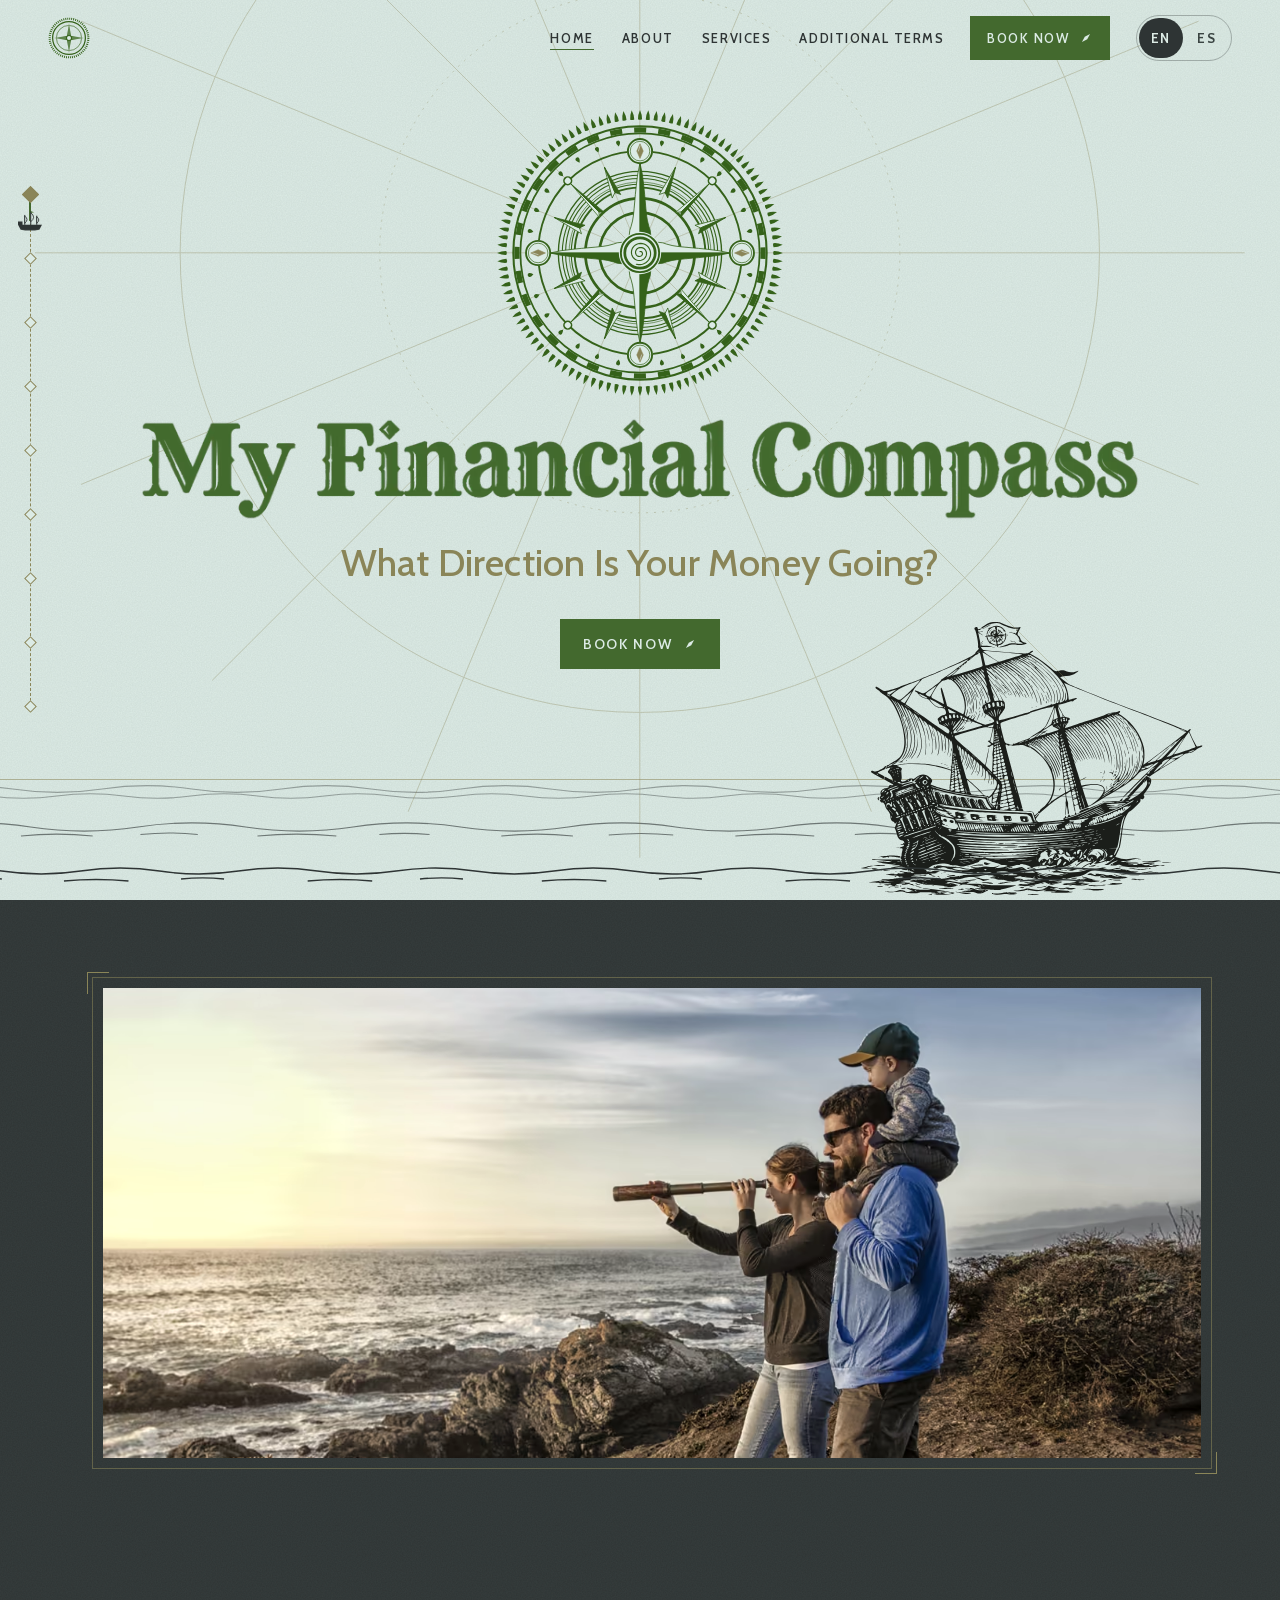
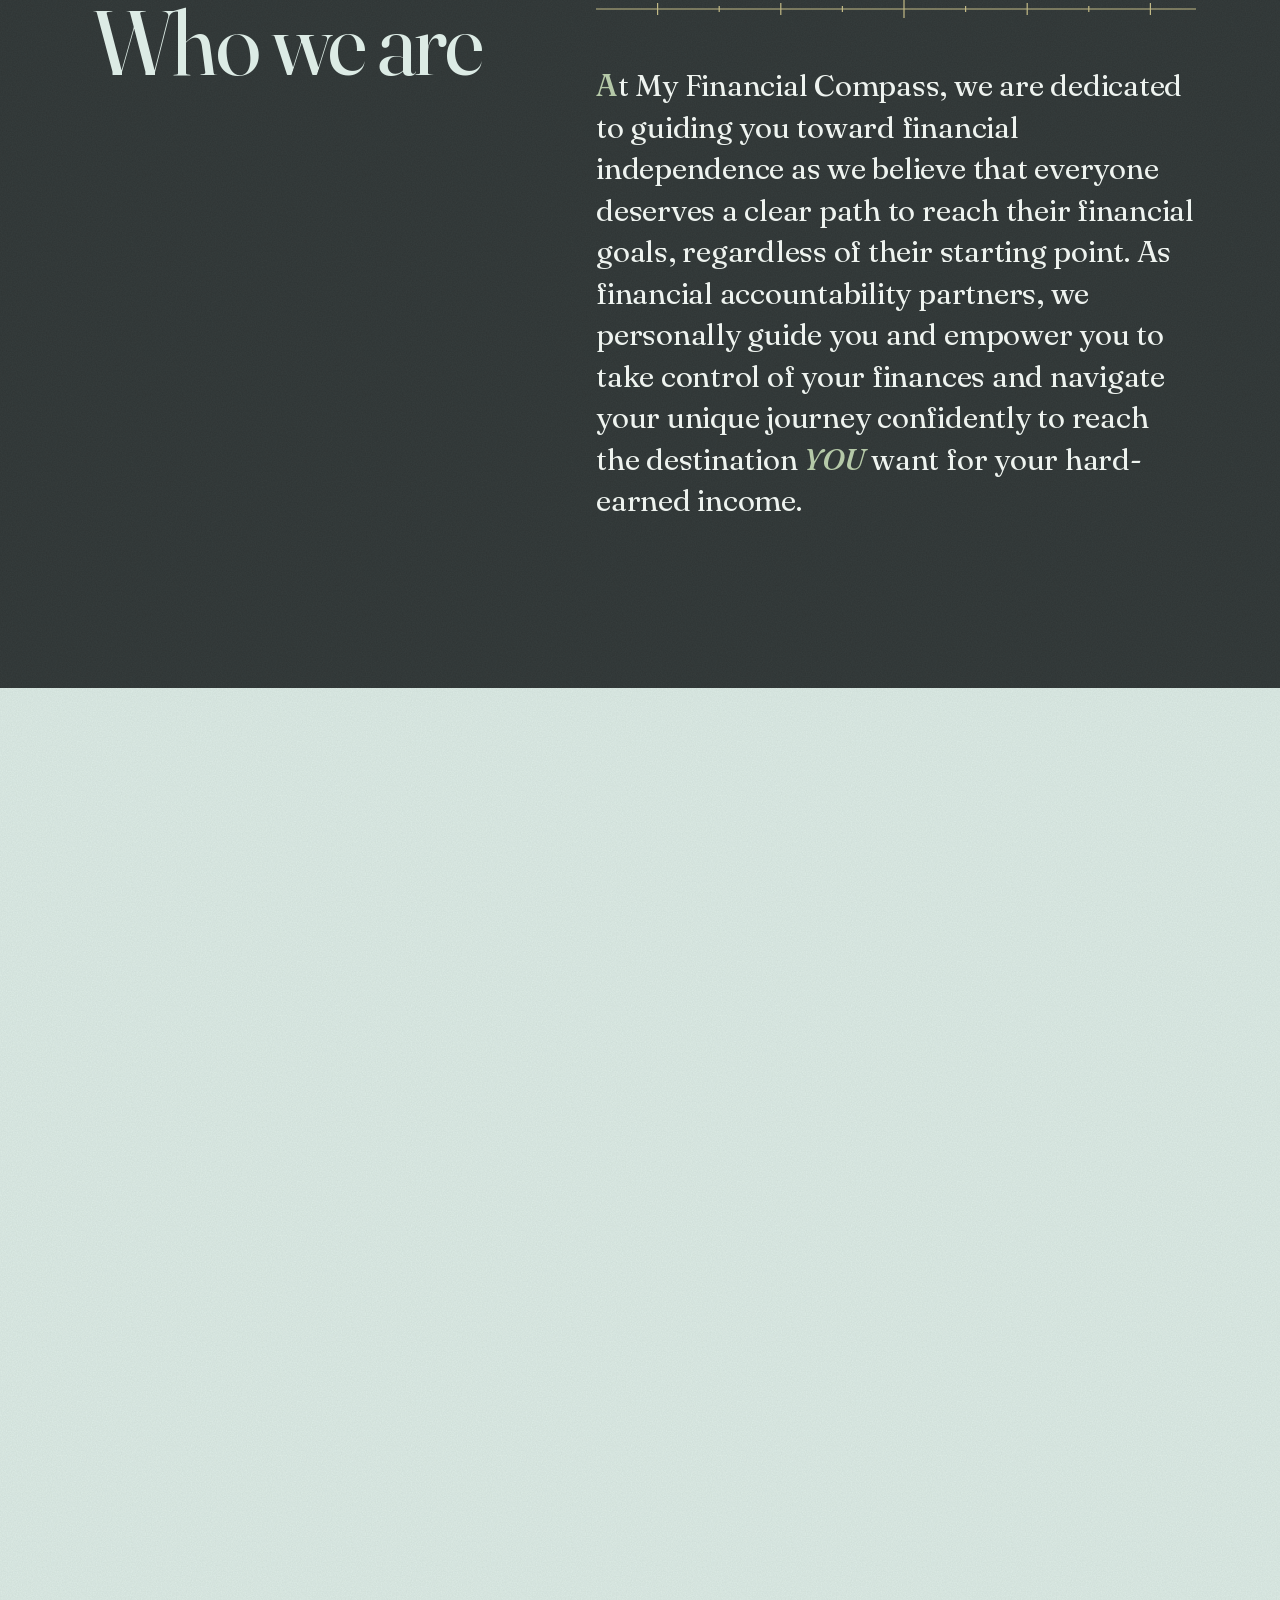
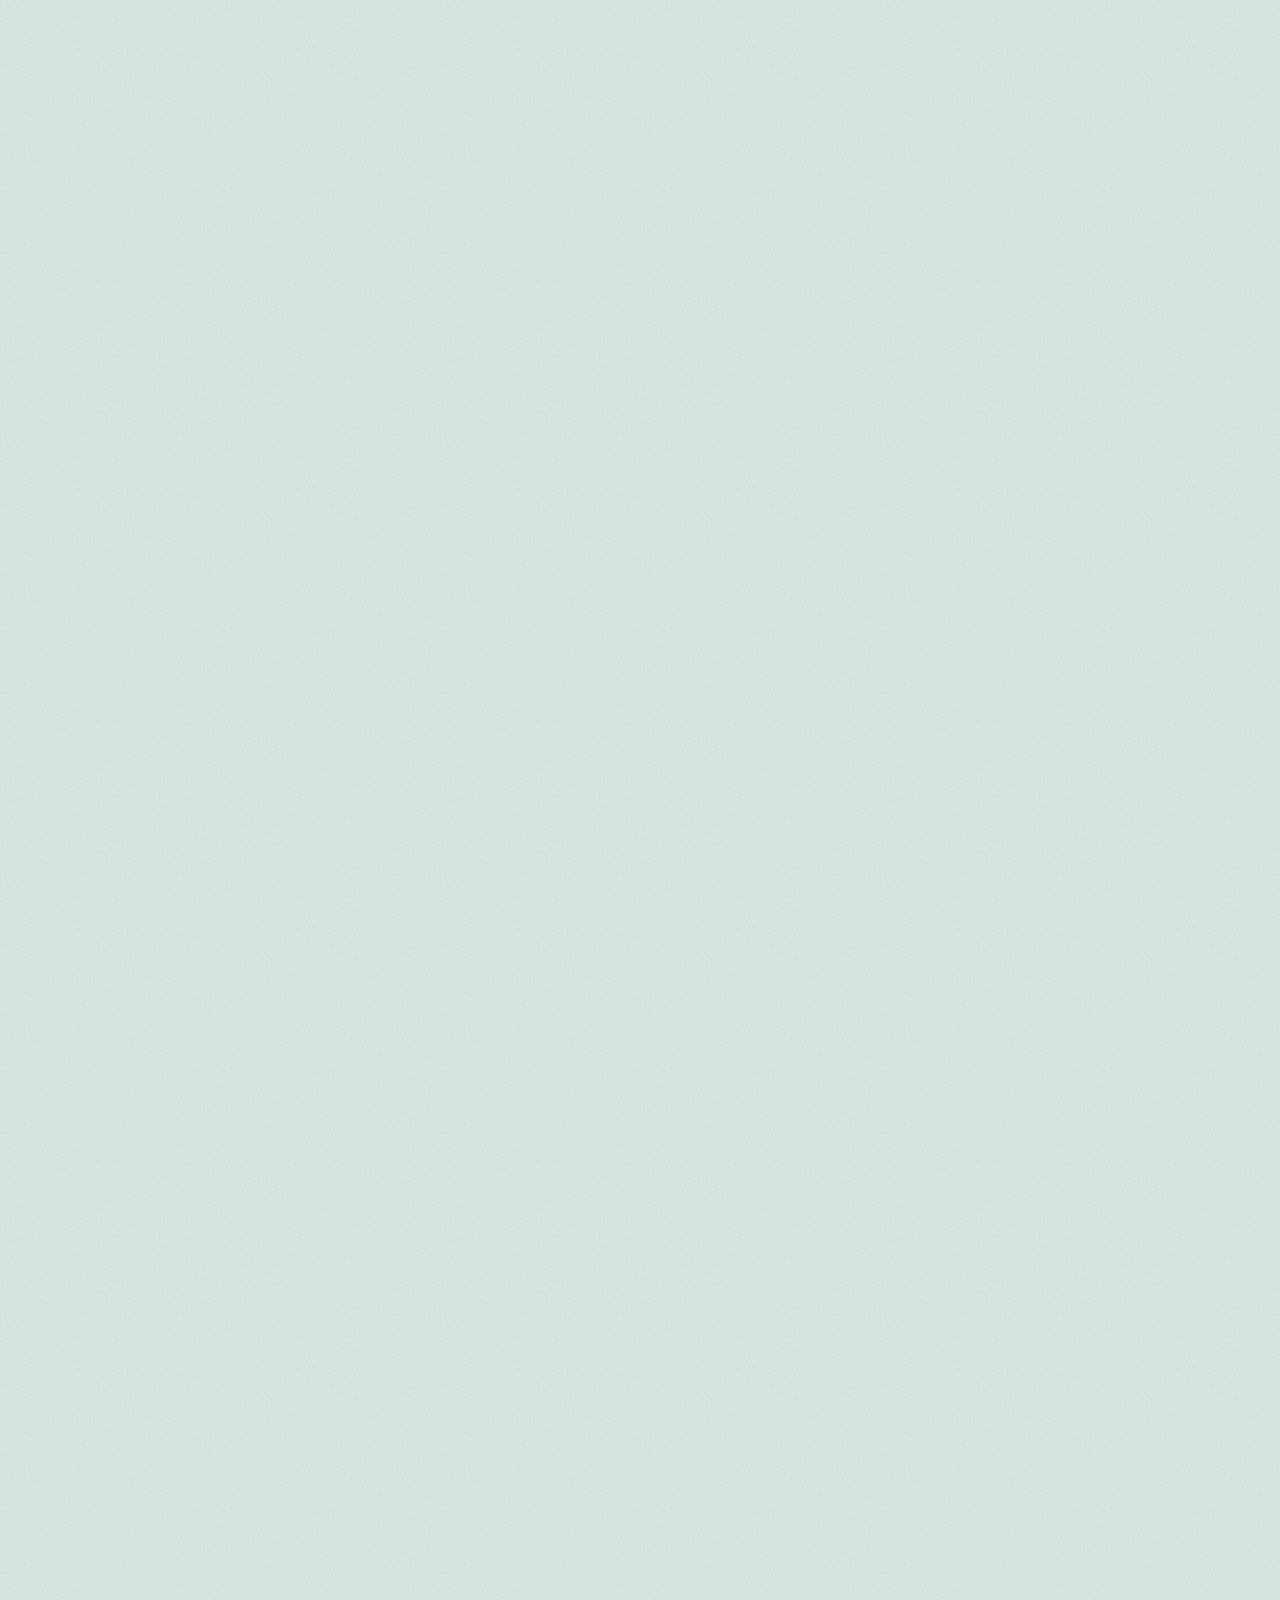
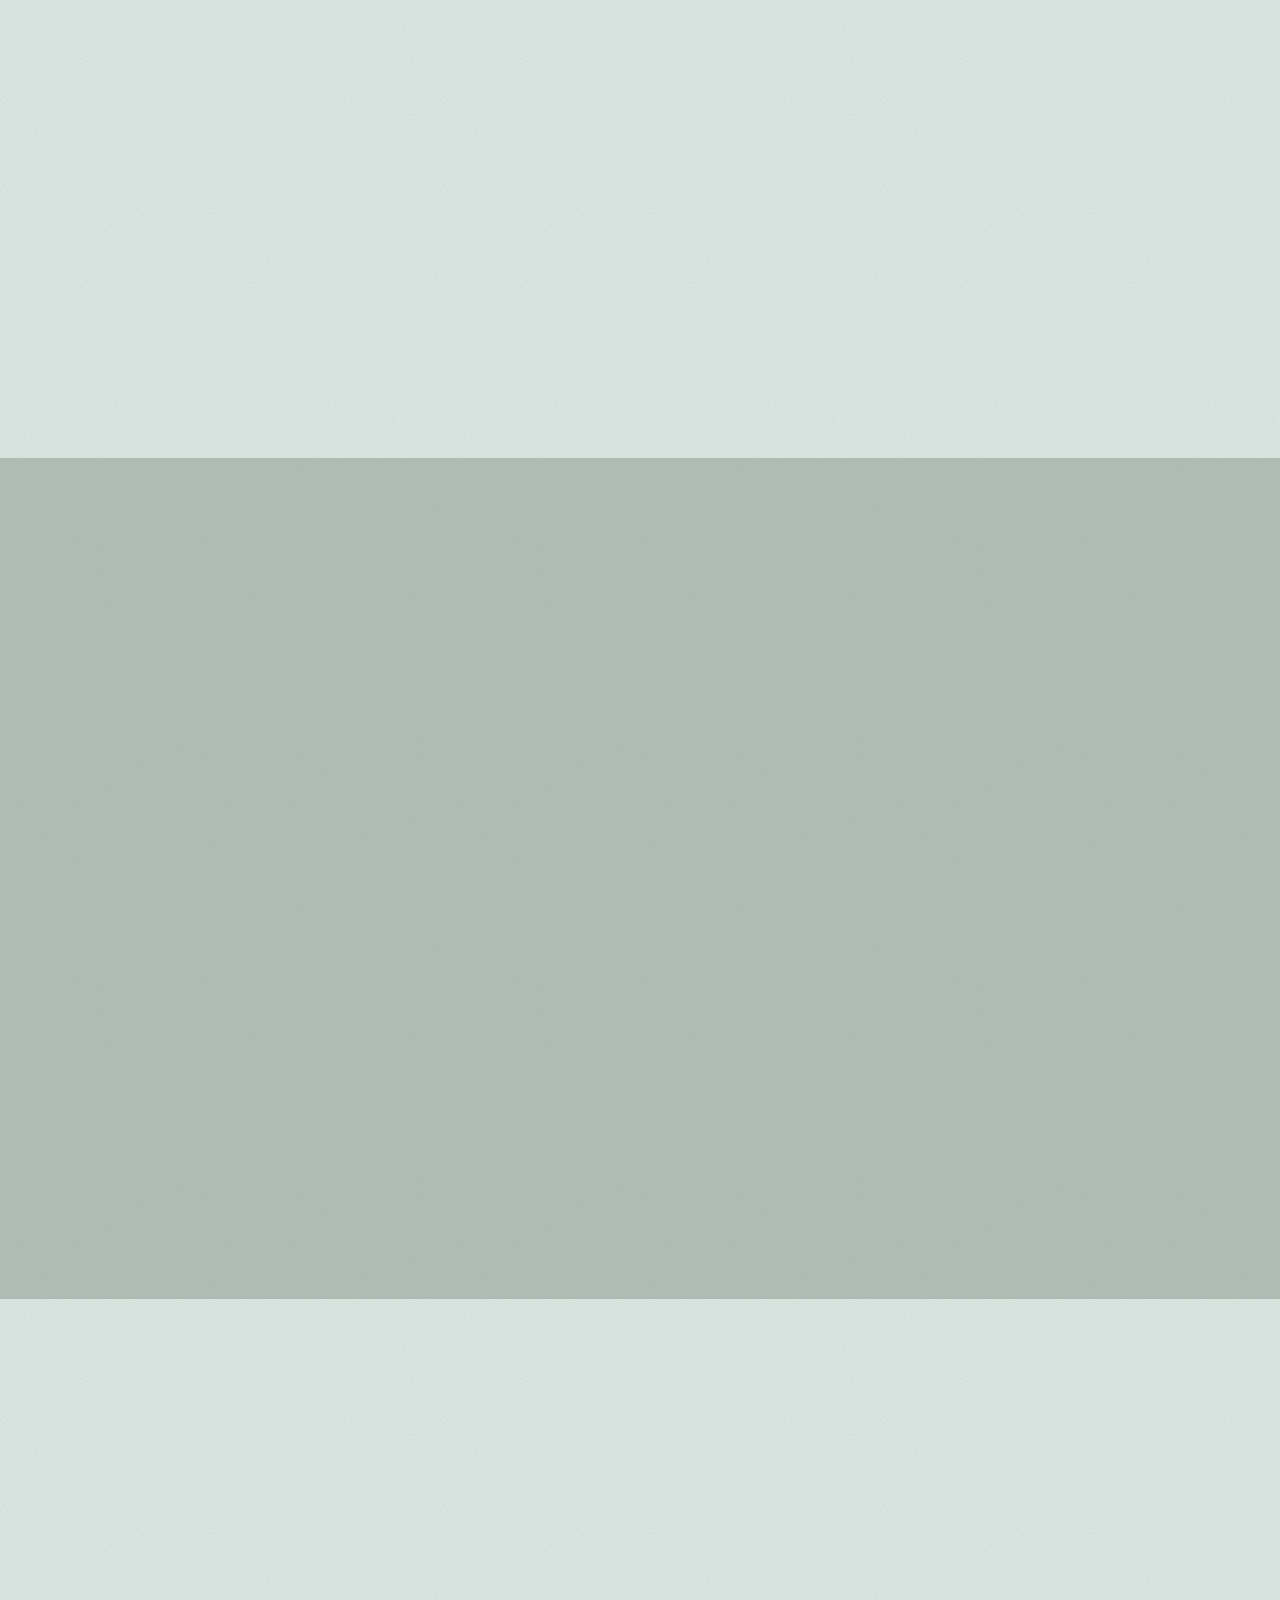
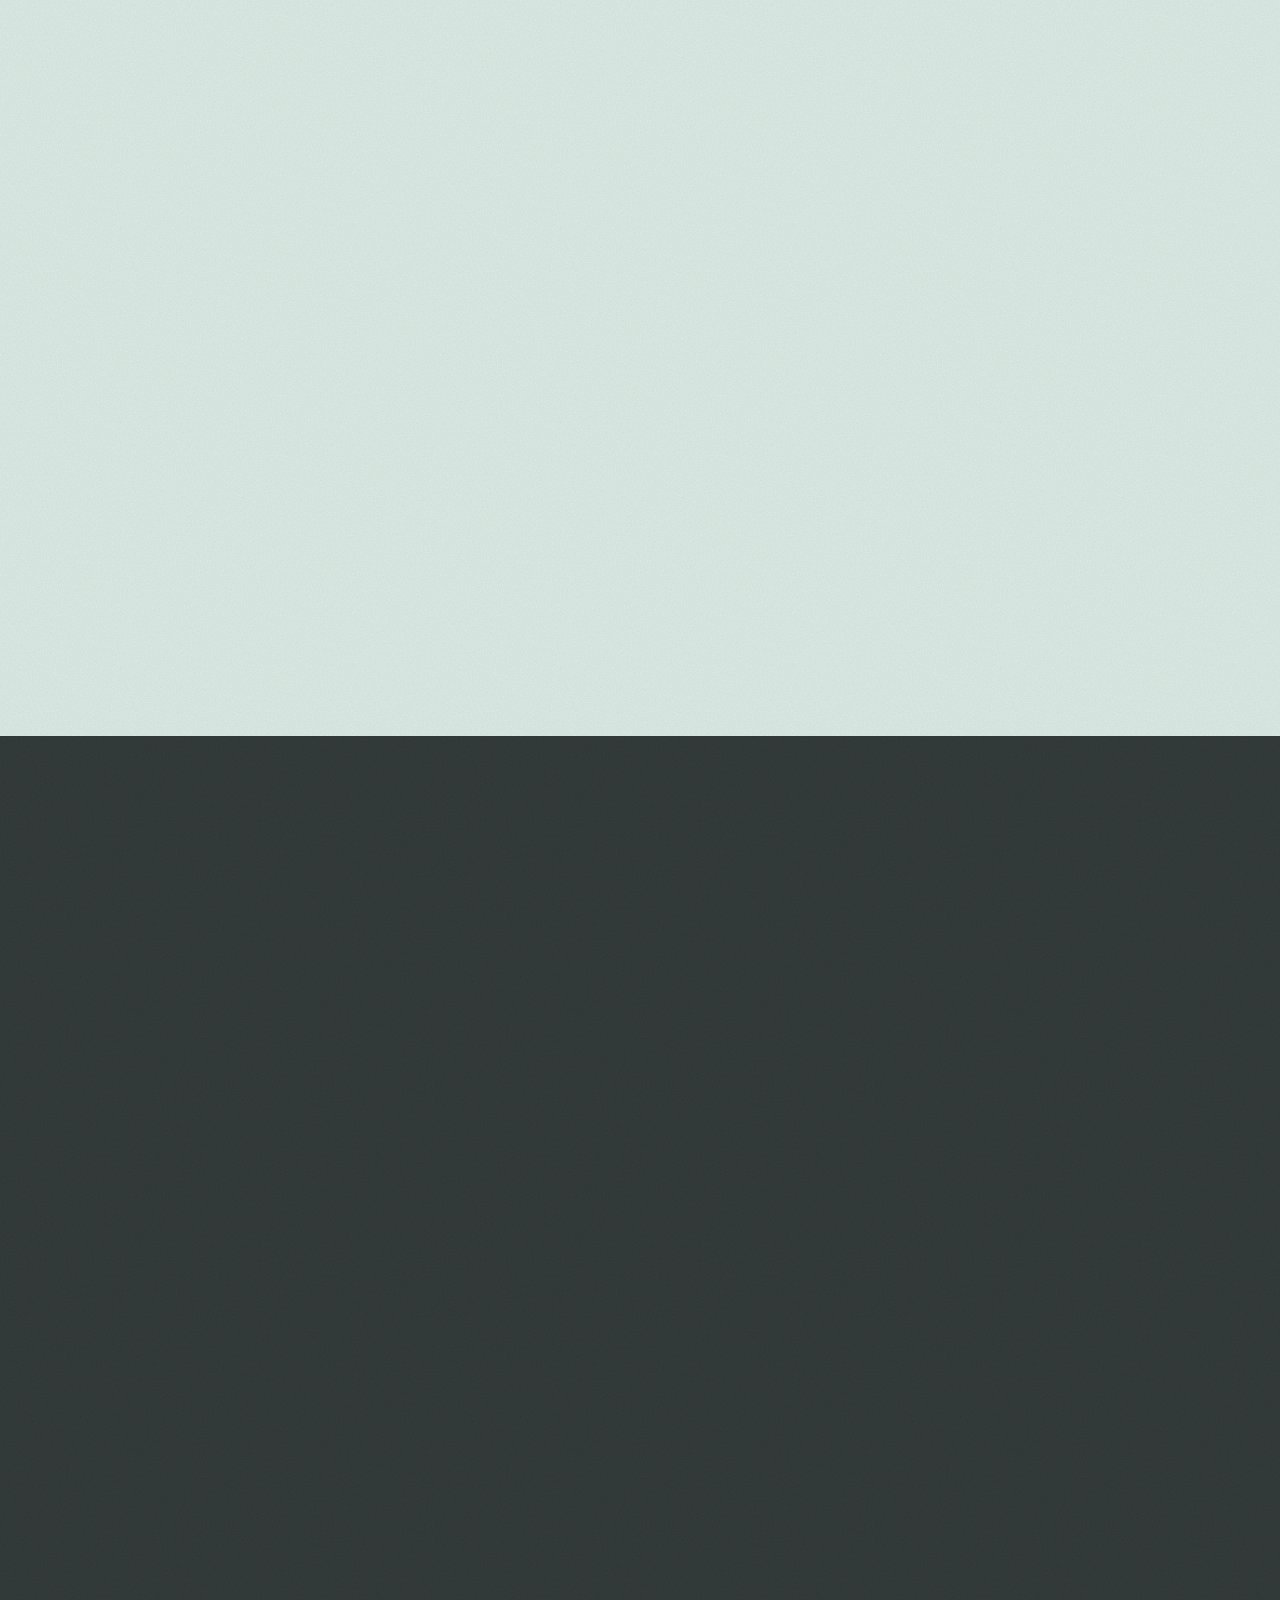
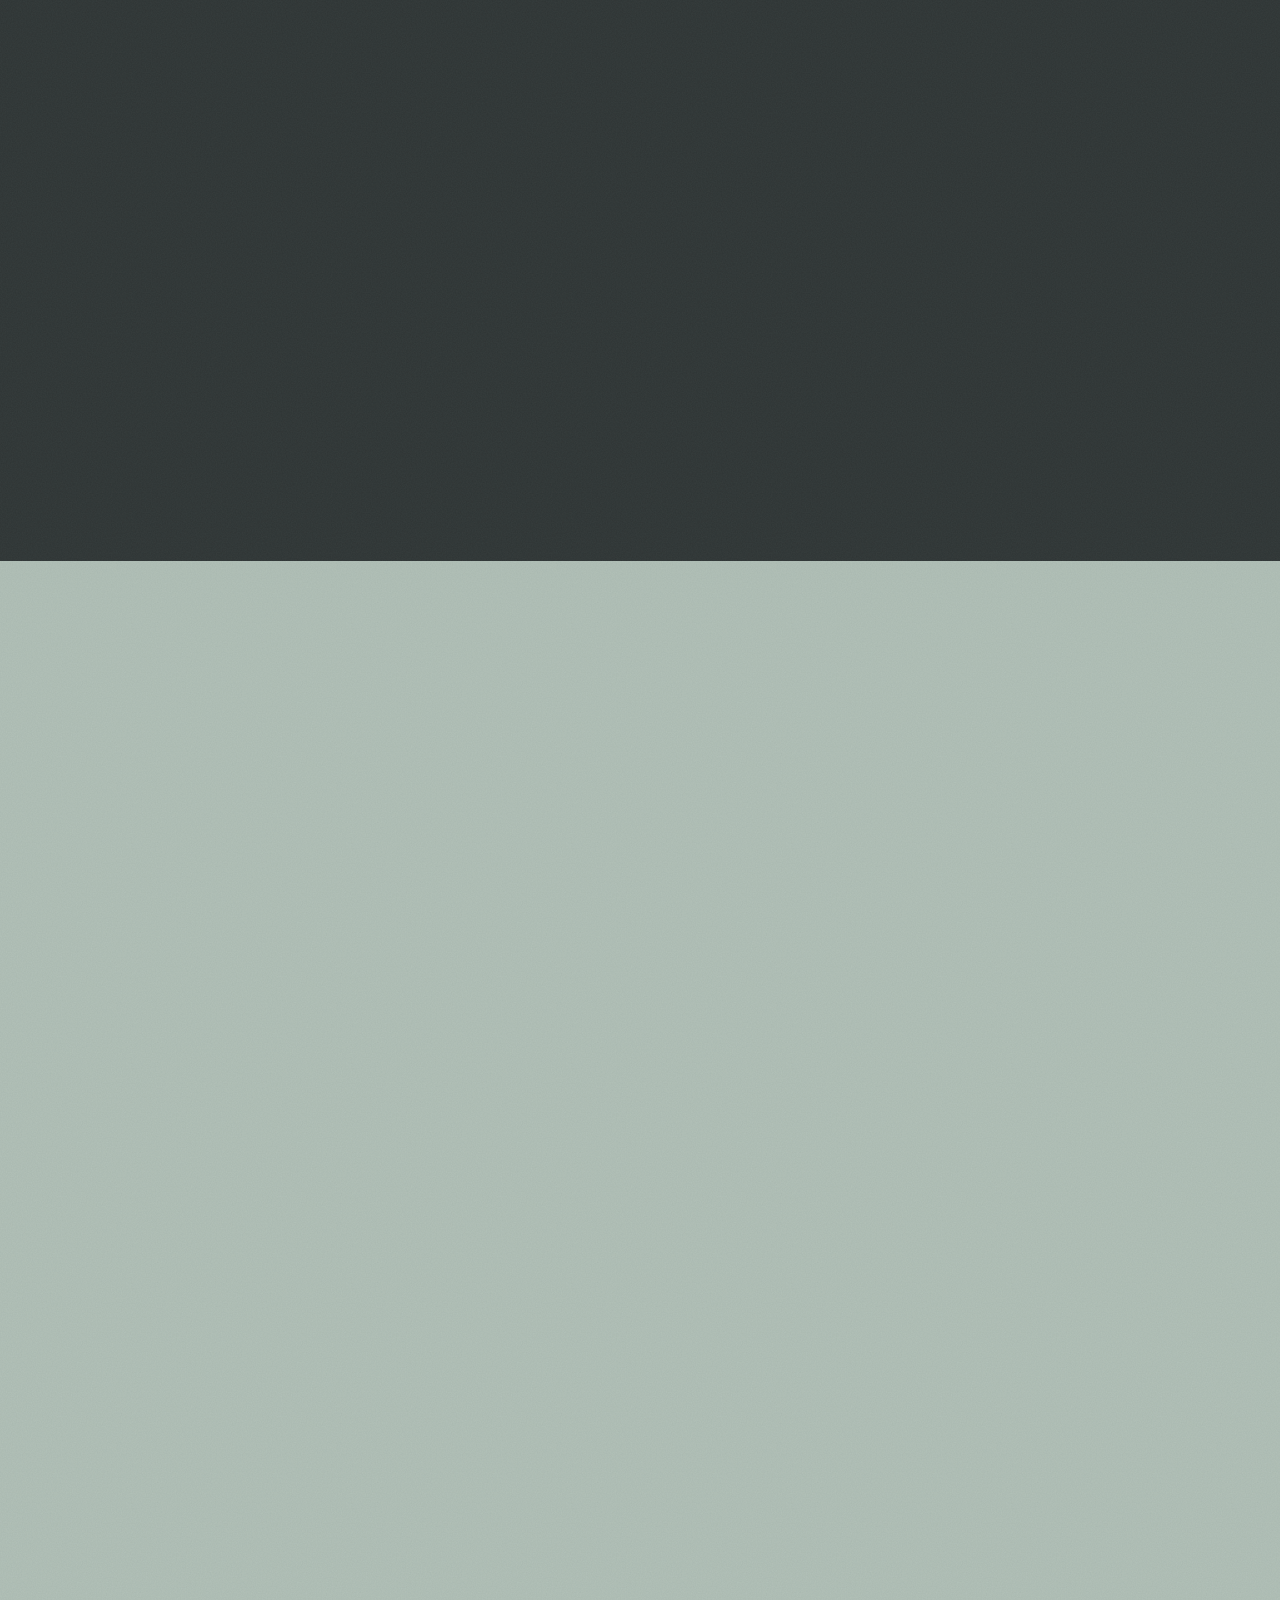
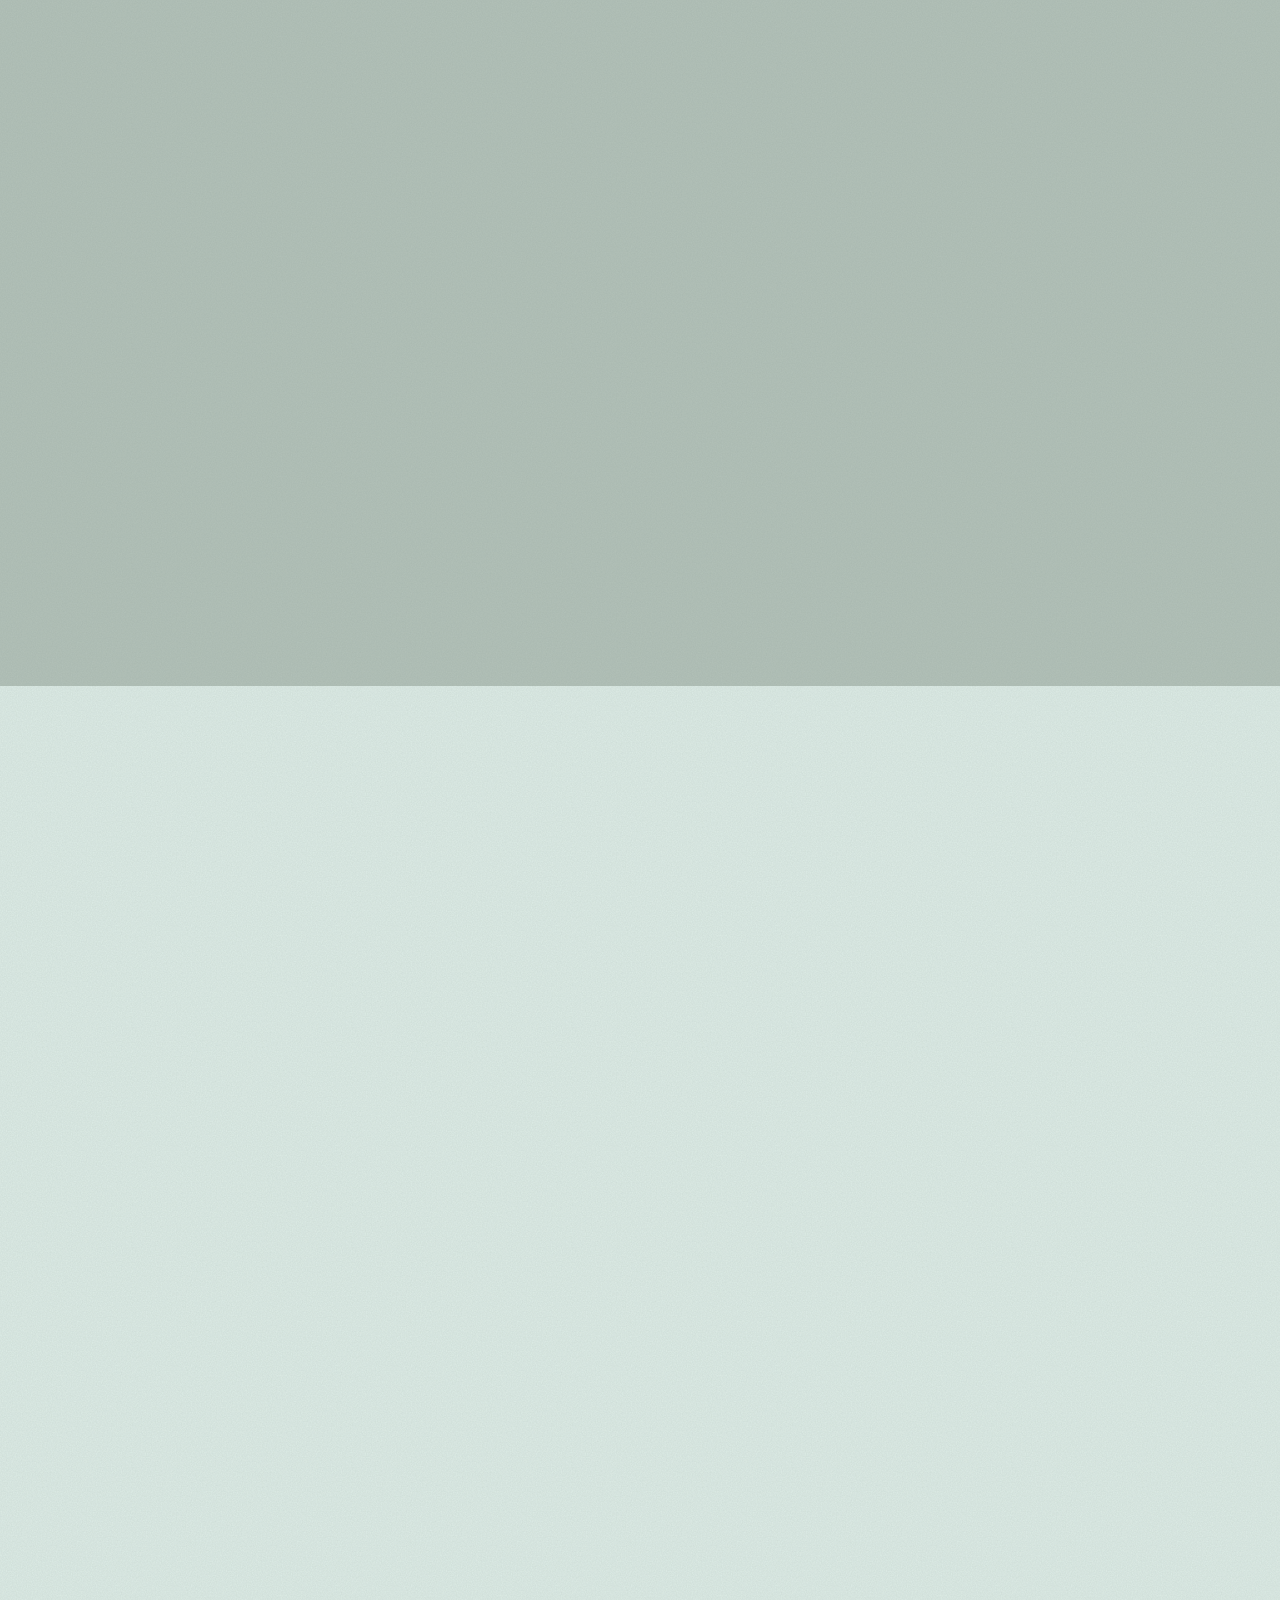
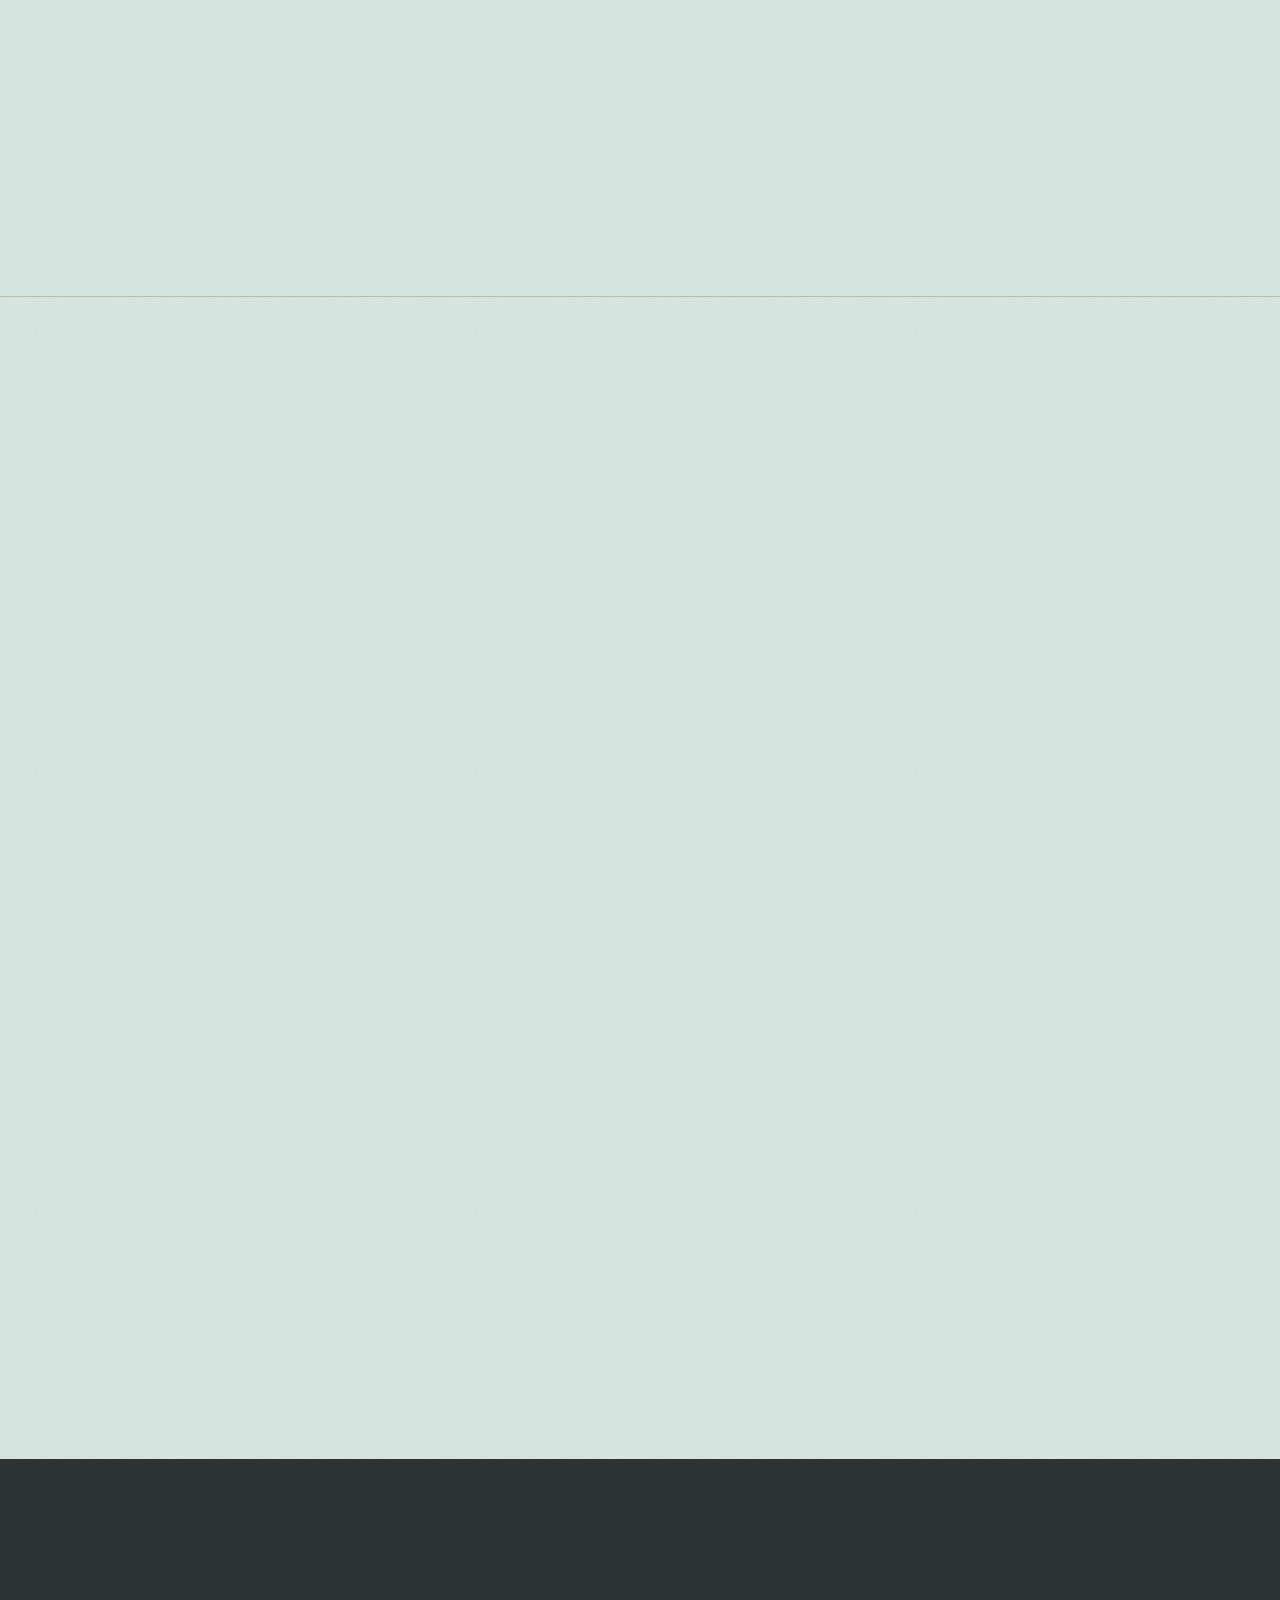
<file: index.html>
<!doctype html>
<html lang="en" class="no-js" data-alt="es/">
<head>
<meta charset="utf-8">
<meta name="viewport" content="width=device-width, initial-scale=1, viewport-fit=cover">
<title data-i18n="meta.title">My Financial Compass: Expert Financial Guidance &amp; Advice</title>
<meta name="description" content="My Financial Compass helps you achieve financial independence. Expert advice, personalized plans, and goal-oriented strategies. Start your journey today!" data-i18n-attr="content:meta.description">
<link rel="canonical" href="https://www.myfinancialcompass.org/" data-i18n-attr="href:meta.canonical">
<link rel="alternate" hreflang="en" href="https://www.myfinancialcompass.org/">
<link rel="alternate" hreflang="es" href="https://www.myfinancialcompass.org/es/">
<link rel="alternate" hreflang="x-default" href="https://www.myfinancialcompass.org/">
<meta name="theme-color" content="#DCEBE5">
<meta property="og:type" content="website">
<meta property="og:site_name" content="My Financial Compass">
<meta property="og:title" content="My Financial Compass: Expert Financial Guidance &amp; Advice" data-i18n-attr="content:meta.title">
<meta property="og:description" content="My Financial Compass helps you achieve financial independence. Expert advice, personalized plans, and goal-oriented strategies. Start your journey today!" data-i18n-attr="content:meta.description">
<meta property="og:url" content="https://www.myfinancialcompass.org/" data-i18n-attr="content:meta.canonical">
<meta property="og:locale" content="en_US" data-i18n-attr="content:meta.locale">
<meta property="og:locale:alternate" content="es_US" data-i18n-attr="content:meta.localeAlt">
<meta property="og:image" content="https://www.myfinancialcompass.org/assets/img/og-card.jpg">
<meta property="og:image:width" content="1200">
<meta property="og:image:height" content="630">
<meta property="og:image:alt" content="The My Financial Compass compass rose and wordmark" data-i18n-attr="content:meta.ogAlt">
<meta name="twitter:card" content="summary_large_image">
<meta name="twitter:title" content="My Financial Compass: Expert Financial Guidance &amp; Advice" data-i18n-attr="content:meta.title">
<meta name="twitter:description" content="My Financial Compass helps you achieve financial independence. Expert advice, personalized plans, and goal-oriented strategies. Start your journey today!" data-i18n-attr="content:meta.description">
<meta name="twitter:image" content="https://www.myfinancialcompass.org/assets/img/og-card.jpg">
<link rel="icon" href="assets/img/favicon.svg" type="image/svg+xml">
<link rel="icon" href="assets/img/favicon-32.png" sizes="32x32" type="image/png">
<link rel="apple-touch-icon" href="assets/img/apple-touch-icon.png">
<link rel="preload" as="image" type="image/avif" fetchpriority="high" media="(min-width: 720px)"
      imagesrcset="assets/img/wordmark-640.avif 640w, assets/img/wordmark-1080.avif 1080w, assets/img/wordmark-1600.avif 1600w"
      imagesizes="(min-width: 1180px) 1000px, 88vw">
<link rel="preload" as="font" type="font/woff2" href="assets/fonts/cabin-normal-latin.woff2" crossorigin>
<script>
/* Runs before first paint: language routing (URL > saved > browser), JS flag, intro mode.
   Redirecting here (instead of swapping text after load) keeps CLS at zero. */
(function () {
  var d = document.documentElement, page = d.lang === "es" ? "es" : "en";
  d.className = d.className.replace("no-js", "js");
  var q = /[?&]lang=(en|es)(?:&|$)/.exec(location.search), saved = null;
  try { saved = localStorage.getItem("mfc-lang"); } catch (e) {}
  var nav = ((navigator.languages && navigator.languages[0]) || navigator.language || "en").toLowerCase();
  var want = q ? q[1] : (page === "es" ? "es" : (saved === "es" || saved === "en" ? saved : (nav.indexOf("es") === 0 ? "es" : "en")));
  if (want !== page) {
    location.replace(d.getAttribute("data-alt") + (q ? "?lang=" + want : "") + location.hash);
    return;
  }
  // arriving from the EN / ES switch: no intro, and jump straight to the section the reader was on
  var switched = null;
  try { switched = sessionStorage.getItem("mfc-switch"); sessionStorage.removeItem("mfc-switch"); } catch (e) {}
  if (switched) {
    // sections below the fold start with estimated heights, so land again once the page has settled
    // (unless the reader already moved)
    d.style.scrollBehavior = "auto";
    var moved = false, mark = function () { moved = true; };
    ["wheel", "touchmove", "keydown", "pointerdown"].forEach(function (t) { addEventListener(t, mark, { passive: true, once: true }); });
    var land = function () { var t = location.hash && document.getElementById(location.hash.slice(1)); if (t && !moved) t.scrollIntoView(); };
    // every time the page height changes in the first seconds, land again
    var ro = window.ResizeObserver ? new ResizeObserver(function () { land(); }) : null;
    addEventListener("DOMContentLoaded", function () { land(); if (ro) ro.observe(document.body); });
    addEventListener("load", function () {
      land();
      setTimeout(function () { land(); if (ro) ro.disconnect(); d.style.scrollBehavior = ""; }, 4000);
    });
  } else if (!matchMedia("(prefers-reduced-motion: reduce)").matches) {
    var seen = null;
    try { seen = sessionStorage.getItem("mfc-intro"); } catch (e) {}
    d.className += seen ? " intro-short" : " intro-full";
    try { sessionStorage.setItem("mfc-intro", "1"); } catch (e) {}
  }
  // EN / ES: each language is its own static page, so the switch opens the other one (rewriting ~160
  // texts in place made some browsers drop the tab). It keeps the reader's section and remembers the choice.
  d.addEventListener("click", function (e) {
    var a = e.target.closest && e.target.closest("[data-set-lang]");
    if (!a) return;
    e.preventDefault();
    var lang = a.getAttribute("data-set-lang");
    if (lang === page) return;
    var all = document.querySelectorAll("[data-set-lang]");
    for (var i = 0; i < all.length; i++) { if (all[i] === a) all[i].setAttribute("aria-current", "true"); else all[i].removeAttribute("aria-current"); }
    var at = "", secs = document.querySelectorAll("main > section[id], footer[id]");
    for (var k = 0; k < secs.length; k++) {
      if (secs[k].getBoundingClientRect().bottom > 90) { at = k > 0 ? "#" + secs[k].id : ""; break; }
    }
    try { localStorage.setItem("mfc-lang", lang); sessionStorage.setItem("mfc-switch", "1"); } catch (e) {}
    location.href = a.href.split("#")[0] + at;
  }, true);
})();
</script>
<style>@font-face{font-family: "Cabin";font-style: normal;font-weight: 400 700;font-display: swap;src: url(assets/fonts/cabin-normal-latin.woff2) format("woff2")}@font-face{font-family: "Fraunces Fallback";src: local("Georgia");size-adjust: 103%;ascent-override: 94%;descent-override: 25%;line-gap-override: 0%}@font-face{font-family: "Cabin Fallback";src: local("Arial");size-adjust: 93%;ascent-override: 104%;descent-override: 27%;line-gap-override: 0%}:root{--forest: #43692E;--forest-deep: #2C4A1E;--rose: #35621A;--brass: #8A8558;--brass-ink: #6B663F;--brass-light: #C2BA86;--ink: #2E3434;--ink-soft: #3A4442;--paper: #DCEBE5;--paper-deep: #B2C1B8;--sage: #B2C1B8;--mist: #EEF3EF;--abyss: #2E3434;--error: #8B2E1F;--serif: "Fraunces","Fraunces Fallback",Georgia,serif;--sans: "Cabin","Cabin Fallback",Arial,sans-serif;--gutter: clamp(16px,4vw,48px);--maxw: 1240px;--bar-h: 64px;--voyage-h: 0px;--ease-out: cubic-bezier(.16,1,.3,1);--ease-in-out: cubic-bezier(.77,0,.18,1);--grain: url("data:image/svg+xml,%3Csvg xmlns='http://www.w3.org/2000/svg' width='220' height='220'%3E%3Cfilter id='n'%3E%3CfeTurbulence type='fractalNoise' baseFrequency='.8' numOctaves='2' stitchTiles='stitch'/%3E%3CfeColorMatrix values='0 0 0 0 .16 0 0 0 0 .2 0 0 0 0 .19 0 0 0 .13 0'/%3E%3C/filter%3E%3Crect width='100%25' height='100%25' filter='url(%23n)'/%3E%3C/svg%3E");color-scheme: light}@media (min-width: 960px){:root{--bar-h: 76px}body{font-size: 1.125rem}}@media (min-width: 1880px){html{font-size: 112.5%}:root{--maxw: 1440px}}@media (min-width: 2400px){html{font-size: 125%}:root{--maxw: 1640px}}@media (max-width: 959px){:root{--voyage-h: calc(46px + env(safe-area-inset-bottom))}}*,*::before,*::after{box-sizing: border-box;margin: 0}html{-webkit-text-size-adjust: 100%;scroll-behavior: smooth;scroll-padding-top: calc(var(--bar-h) + env(safe-area-inset-top));overflow-x: clip}body{font-family: var(--sans);font-size: 1.09rem;line-height: 1.65;color: var(--ink-soft);background-color: var(--paper);background-image: var(--grain);-webkit-font-smoothing: antialiased;text-rendering: optimizeLegibility;overflow-x: clip;padding-bottom: var(--voyage-h)}img,svg,picture{display: block;max-width: 100%}img{height: auto}button{font: inherit;color: inherit;cursor: pointer;border: 0;background: none;padding: 0}a{color: inherit;text-decoration: none}p{text-wrap: pretty}h1,h2,h3,h4{font-weight: 400;text-wrap: balance}ul,ol{padding: 0;list-style: none}::selection{background: var(--forest);color: var(--paper)}:focus-visible{outline: 2px solid var(--forest);outline-offset: 3px}.sr-only{position: absolute !important;width: 1px;height: 1px;padding: 0;margin: -1px;overflow: hidden;clip: rect(0 0 0 0);white-space: nowrap;border: 0}.skip-link{position: fixed;top: -100px;left: 16px;z-index: 100;padding: .7rem 1rem;background: var(--ink);color: var(--paper);font-weight: 600}.skip-link:focus{top: calc(12px + env(safe-area-inset-top))}.btn{--btn-bg: var(--forest);--btn-fg: var(--paper);--btn-sweep: var(--ink);--btn-line: var(--forest);position: relative;isolation: isolate;overflow: hidden;display: inline-flex;align-items: center;justify-content: center;gap: .75em;min-height: 50px;padding: .9rem 1.4rem;font: 600 .875rem/1 var(--sans);letter-spacing: .12em;text-transform: uppercase;color: var(--btn-fg);background: var(--btn-bg);border: 1px solid var(--btn-line);transition: color .5s var(--ease-out)}.btn::before{content: "";position: absolute;inset: -1px;z-index: -1;background: var(--btn-sweep);transform: scaleX(0);transform-origin: left;transition: transform .65s var(--ease-out)}.btn--sm{min-height: 44px;padding: .6rem 1rem;font-size: .8125rem}.btn--ghost{--btn-bg: transparent;--btn-fg: var(--forest);--btn-sweep: var(--forest)}.btn--block{width: 100%}.i-needle{width: 14px;height: 14px;fill: currentColor;flex: none;transform: rotate(45deg);transition: transform .9s var(--ease-out)}@media (hover: hover){.btn:hover::before{transform: scaleX(1)}.btn--ghost:hover{--btn-fg: var(--paper)}.btn:hover .i-needle,a:hover>.i-needle{transform: rotate(405deg)}}.coord{font: 600 .8125rem/1.3 var(--sans);letter-spacing: .18em;text-transform: uppercase;color: var(--brass-ink);font-variant-numeric: tabular-nums}.site-header{position: fixed;inset: 0 0 auto;z-index: 50;padding-top: env(safe-area-inset-top);transition: background-color .5s var(--ease-out),box-shadow .5s var(--ease-out)}.bar{height: var(--bar-h);display: flex;align-items: center;gap: clamp(8px,2vw,28px);padding-inline: max(var(--gutter),env(safe-area-inset-left)) max(var(--gutter),env(safe-area-inset-right));transition: height .5s var(--ease-out)}.is-compact .site-header,.menu-open .site-header{background-color: rgba(220,235,229,.95);box-shadow: 0 1px 0 rgba(138,133,88,.45)}@supports (backdrop-filter: blur(8px)){.is-compact .site-header{background-color: rgba(220,235,229,.9);backdrop-filter: blur(10px) saturate(1.1);-webkit-backdrop-filter: blur(10px) saturate(1.1)}}@media (min-width: 960px){.is-compact .bar{height: 62px}}.brand{display: flex;align-items: center;gap: 10px;min-height: 44px;margin-right: auto;color: var(--rose)}.mini-compass{width: 42px;height: 42px;flex: none;overflow: visible}.mini-star{transform-box: view-box;transform-origin: 0 0}.brand-word{width: clamp(126px,36vw,220px);opacity: 0;transform: translateY(6px);transition: opacity .5s var(--ease-out),transform .6s var(--ease-out)}.is-compact .brand-word,.menu-open .brand-word{opacity: 1;transform: none}@media (max-width: 359px){.mini-compass{width: 34px;height: 34px}.brand-word{width: 104px}}.nav{display: none}.nav ul{display: flex;gap: clamp(18px,2.2vw,34px)}.nav a{position: relative;display: inline-flex;align-items: center;min-height: 44px;font: 600 .8125rem/1 var(--sans);letter-spacing: .12em;text-transform: uppercase;color: var(--ink)}.nav a::after{content: "";position: absolute;left: 0;right: 0;bottom: 10px;height: 1px;background: var(--forest);transform: scaleX(0);transform-origin: right;transition: transform .5s var(--ease-out)}.nav a:hover::after,.nav a[aria-current="true"]::after{transform: scaleX(1);transform-origin: left}.bar-book{display: none}@media (min-width: 540px){.bar-book{display: inline-flex}}.nav a,.bar-book{white-space: nowrap}@media (min-width: 1100px){.nav{display: block}}.menu-toggle{display: inline-flex;align-items: center;gap: 10px;min-height: 44px;min-width: 44px;justify-content: flex-end;font: 600 .8125rem/1 var(--sans);letter-spacing: .14em;text-transform: uppercase;color: var(--ink)}@media (max-width: 419px){.menu-toggle-label{position: absolute;width: 1px;height: 1px;overflow: hidden;clip: rect(0 0 0 0);white-space: nowrap}}.menu-icon{display: grid;gap: 6px;width: 22px}.menu-icon span{height: 1.5px;background: currentColor;transition: transform .45s var(--ease-out)}.menu-open .menu-icon span:first-child{transform: translateY(3.75px) rotate(45deg)}.menu-open .menu-icon span:last-child{transform: translateY(-3.75px) rotate(-45deg)}@media (min-width: 1100px){.menu-toggle{display: none}}.lang{display: inline-flex;flex: none;gap: 2px;padding: 2px;border: 1px solid rgba(46,52,52,.32);border-radius: 999px}.lang-opt{display: inline-flex;align-items: center;justify-content: center;min-width: 44px;min-height: 40px;padding: 0 12px;border-radius: 999px;font: 700 .8125rem/1 var(--sans);letter-spacing: .12em;color: var(--ink-soft);transition: background-color .3s var(--ease-out),color .3s var(--ease-out)}.lang-opt[aria-current="true"]{background: var(--ink);color: var(--paper)}@media (hover: hover){.lang-opt:not([aria-current="true"]):hover{color: var(--forest)}}@media (max-width: 380px){.menu-toggle-label{display: none}}.menu[hidden]{display: none}.hero{position: relative;display: grid;grid-template-rows: 1fr auto;min-height: calc(100vh - var(--voyage-h));min-height: calc(100svh - var(--voyage-h));padding-top: calc(var(--bar-h) + env(safe-area-inset-top));overflow: clip}.hero-inner{position: relative;z-index: 2;display: flex;flex-direction: column;align-items: center;justify-content: center;gap: clamp(10px,2.2vh,24px);padding: clamp(12px,3vh,40px) var(--gutter) 0;text-align: center}.hero-rose-wrap{position: relative;width: clamp(140px,min(32vh,44vw),22.5rem);aspect-ratio: 1}.hero-rose{position: absolute;inset: 0}.hero-rhumbs{position: absolute;left: -160%;top: -160%;width: 420%;height: 420%;max-width: none;color: var(--brass);opacity: .34;pointer-events: none;z-index: -1}.hero-rhumbs path,.hero-rhumbs circle{stroke-width: 1}.compass{position: relative;width: 100%;height: 100%;--c-ink: var(--rose);--c-paper: var(--paper)}.c-layer,.c-teeth>svg,.c-rings>svg{position: absolute;inset: 0;width: 100%;height: 100%;overflow: visible}.c-star,.c-teeth,.c-needles,.c-band,.c-center{transform-origin: 50% 50%}.c-star{will-change: transform}.compass--hero .dia{fill: var(--brass);stroke: var(--brass)}.hero-title{position: relative;width: min(88vw,62.5rem);line-height: 0}.hero-wordmark{width: 100%}.hero-sub{position: relative;font: 500 clamp(1.5rem,3.1vw,2.35rem)/1.2 var(--sans);color: var(--brass);letter-spacing: .005em;max-width: min(100%,46rem)}:root[lang="en"] .hero-sub{text-transform: capitalize}.hero-actions{display: flex;flex-wrap: wrap;align-items: center;justify-content: center;gap: 14px 28px;margin-top: clamp(4px,1.5vh,16px)}.horizon{position: relative;z-index: 1;height: clamp(120px,25vh,280px);pointer-events: none}.horizon::before{content: "";position: absolute;left: 0;right: 0;top: 46%;height: 1px;background: rgba(138,133,88,.55)}.sea{position: absolute;left: -6%;width: 112%;height: 30px;max-width: none;fill: none;stroke: var(--ink);stroke-width: 1.1;overflow: visible}.sea path{vector-effect: non-scaling-stroke}.sea--back{top: 44%;opacity: .4;animation: sea 7s ease-in-out infinite alternate}.sea--mid{top: 62%;opacity: .62;animation: sea 5.5s ease-in-out infinite alternate-reverse}.sea--front{bottom: 4%;z-index: 3;stroke-width: 1.4;animation: sea 4.6s ease-in-out infinite alternate}@keyframes sea{to{transform: translateX(-4.5%)}}.hero.is-paused .sea{animation-play-state: paused}.ship{position: absolute;aspect-ratio: 841 / 673}.ship-layer{position: absolute;max-width: none}.ship-hull{left: 6.18%;top: 52.3%;width: 79.07%;height: 40.12%}.ship-rig-l{left: 3.69%;top: 2.38%;width: 46.49%;height: 80.68%;transform-origin: 84.1% 83.2%}.ship-rig-r{left: 49.7%;top: 11.29%;width: 50.18%;height: 71.92%;transform-origin: -13.7% 81%}.ship-flag{left: 35.43%;top: .89%;width: 13.79%;height: 9.66%;transform-origin: 1.7% 52.3%}.ship-waves{left: .71%;top: 82.62%;width: 90.37%;height: 17.38%}.ship--hero{z-index: 2;width: clamp(170px,44vw,440px);right: clamp(4px,6vw,150px);bottom: 2%;transform-origin: 46% 88%}@media (min-width: 960px){.ship--hero{width: clamp(260px,27vw,460px)}}@media (orientation: landscape) and (max-height: 560px){.hero{min-height: 0}.hero-inner{padding-top: 8px;gap: 10px}.hero-rose-wrap{width: clamp(110px,30vh,170px)}.hero-title{width: min(64vw,40rem)}.hero-sub{font-size: 1.5rem}.horizon{height: 150px}.ship--hero{width: 190px}}main>.sec,.site-footer{content-visibility: auto;contain-intrinsic-size: auto 1000px}#values.is-pinned{contain-intrinsic-size: auto 3000px}#services,#captain,#contact,#terms{contain-intrinsic-size: auto 1500px}.voyage{position: fixed;z-index: 40;color: var(--ink);--v-line: var(--brass);--v-fill: var(--forest);--v-paper: var(--paper);transition: opacity .5s}.voyage-track{position: relative}.voyage-line,.voyage-progress{position: absolute;pointer-events: none}.voyage ol{position: relative;display: flex;justify-content: space-between}.port{position: relative;display: grid;place-items: center}.port-mark{width: 9px;height: 9px;rotate: 45deg;border: 1.5px solid var(--v-line);background: var(--v-paper);transition: background-color .4s,border-color .4s,scale .5s var(--ease-out)}.port.is-passed .port-mark{background: var(--v-fill);border-color: var(--v-fill)}.port.is-current .port-mark{background: var(--brass);border-color: var(--brass);scale: 1.35}.voyage-ship{position: absolute;width: 30px;height: 26px;pointer-events: none;will-change: transform}.on-dark .voyage{color: var(--paper);--v-paper: var(--abyss);--v-fill: var(--brass-light)}.vs-sails{transform-box: fill-box;transform-origin: 50% 100%;transition: transform .8s var(--ease-out)}.voyage.is-docked .vs-sails{transform: scaleY(.35)}@media (min-width: 960px){.voyage{left: max(14px,env(safe-area-inset-left));top: 50%;translate: 0 -50%;width: 32px;height: min(60vh,540px)}.voyage-track{height: 100%}.voyage-line{left: 50%;top: 14px;bottom: 14px;border-left: 1.5px dashed var(--v-line)}.voyage-progress{left: calc(50% - .75px);top: 14px;bottom: 14px;width: 2px;background: var(--v-fill);transform-origin: top;transform: scaleY(0)}.voyage ol{flex-direction: column;height: 100%}.port{width: 32px;height: 28px}.port-label{position: absolute;left: 40px;top: 50%;translate: -6px -50%;display: flex;gap: 8px;align-items: baseline;padding: 7px 10px;background: var(--ink);color: var(--paper);font: 600 .8125rem/1.2 var(--sans);white-space: nowrap;opacity: 0;pointer-events: none;transition: opacity .3s,translate .4s var(--ease-out)}.port-label .coord{color: var(--brass-light);font-size: .75rem}.port:hover .port-label,.port:focus-visible .port-label{opacity: 1;translate: 0 -50%}.voyage-ship{left: 50%;top: 14px;margin: -13px 0 0 -15px}}@media (max-width: 959px){.voyage{left: 0;right: 0;bottom: 0;height: var(--voyage-h);padding: 0 max(10px,env(safe-area-inset-left)) env(safe-area-inset-bottom) max(10px,env(safe-area-inset-right));background: rgba(220,235,229,.95);box-shadow: 0 -1px 0 rgba(46,52,52,.25)}.on-dark .voyage{background: rgba(46,52,52,.95)}.voyage-track{height: 46px}.voyage-line{top: 50%;left: calc(100% / 18);right: calc(100% / 18);border-top: 1.5px dashed var(--v-line)}.voyage-progress{top: calc(50% - .75px);left: calc(100% / 18);right: calc(100% / 18);height: 2px;background: var(--v-fill);transform-origin: left;transform: scaleX(0)}.voyage ol{height: 100%}.voyage li{flex: 1 1 0}.port{width: 100%;height: 46px}.port-label{position: absolute;width: 1px;height: 1px;overflow: hidden;clip: rect(0 0 0 0);white-space: nowrap}.voyage-ship{top: 2px;left: calc(100% / 18);margin-left: -15px;width: 28px;height: 24px}}.compass--hero .c-teeth{animation: spin 220s linear infinite}.ship--hero{animation: ship-rock 6.6s ease-in-out infinite alternate}.ship--hero .ship-rig{animation: rig-breathe 5.4s ease-in-out infinite alternate}.ship--hero .ship-flag{animation: flag-wave 1.6s ease-in-out infinite alternate}.ship--hero .ship-waves{animation: ship-sea 4.8s ease-in-out infinite alternate}.hero.is-paused .ship--hero,.hero.is-paused .ship-layer,.hero.is-paused .c-teeth,.hero.is-paused .sea{animation-play-state: paused}@keyframes spin{to{transform: rotate(360deg)}}@keyframes ship-rock{0%{transform: translateY(0) rotate(-1.9deg)}50%{transform: translateY(-5px) rotate(0deg)}100%{transform: translateY(0) rotate(1.9deg)}}@keyframes rig-breathe{to{transform: scaleX(1.024)}}@keyframes flag-wave{to{transform: skewY(3.5deg) scaleX(.965)}}@keyframes ship-sea{to{transform: translateX(7px)}}:root{--ease-expo: cubic-bezier(.87,0,.13,1);--ease-back: cubic-bezier(.34,1.56,.64,1)}.curtain{display: none}.intro-full .curtain,.intro-short .curtain{display: block;position: absolute;inset: -6px -8px;z-index: 2;background: #d5e4de;transform-origin: 100% 50%;animation: curtain .8s var(--ease-expo) 1.05s both}.intro-full .hero-sub .curtain{animation-duration: .7s;animation-delay: 1.2s}.intro-full .hero-rose{z-index: 3;animation: rose-in .85s var(--ease-expo) .95s backwards}.intro-full .compass--hero [data-draw] circle{stroke-dasharray: 1;animation: draw .7s cubic-bezier(.65,0,.35,1) backwards;animation-delay: calc(var(--k) * 45ms)}.intro-full .compass--hero .c-band{animation: band-in .8s var(--ease-out) .1s backwards}.intro-full .compass--hero .tooth-s{animation: fade-in .22s ease-out backwards;animation-delay: calc(.15s + var(--k) * 40ms)}.intro-full .compass--hero [data-extras]{animation: fade-in .45s ease-out .3s backwards}.intro-full .compass--hero .c-diamonds{animation: fade-in .3s ease-out .35s backwards}.intro-full .compass--hero .dia{animation: dia-lit .3s ease-out backwards;animation-delay: calc(.75s + var(--k) * 90ms)}.intro-full .compass--hero .c-needles{animation: pop-in .7s var(--ease-back) .35s backwards}.intro-full .compass--hero .c-center{animation: pop-in-c .6s cubic-bezier(.34,1.9,.64,1) .4s backwards}.intro-full .compass--hero .c-star{animation: needle 1.3s .4s backwards}.intro-full .hero-actions{animation: fade-in .7s ease-out 1.4s backwards}.intro-full .ship--hero{animation: ship-rock 6.6s ease-in-out infinite alternate,fade-in .7s ease-out 1.45s backwards}.intro-full .site-header{animation: fade-in .7s ease-out 1.5s backwards}.intro-full .voyage{animation: fade-in .7s ease-out 1.55s backwards}@keyframes curtain{from{transform: scaleX(1)}to{transform: scaleX(0)}}@keyframes rose-in{from{transform: translateY(var(--rose-dy)) scale(var(--rose-s))}}:root{--rose-dy: 24svh;--rose-s: 1.2}@media (min-width: 720px){:root{--rose-dy: 18svh;--rose-s: 1.15}}@keyframes draw{from{stroke-dashoffset: 1}to{stroke-dashoffset: 0}}@keyframes band-in{from{opacity: 0;transform: scale(.92)}}@keyframes fade-in{from{opacity: 0}}@keyframes dia-lit{from{fill: var(--rose);stroke: var(--rose)}}@keyframes pop-in{from{opacity: 0;transform: scale(.72)}}@keyframes pop-in-c{from{opacity: 0;transform: scale(.3)}}@keyframes needle{0%{opacity: 0;transform: rotate(-230deg);animation-timing-function: cubic-bezier(.2,.7,.3,1)}12%{opacity: 1}46%{transform: rotate(16deg);animation-timing-function: ease-in-out}62%{transform: rotate(-8deg);animation-timing-function: ease-in-out}76%{transform: rotate(3.5deg);animation-timing-function: ease-in-out}88%{transform: rotate(-1.5deg);animation-timing-function: ease-out}100%{transform: rotate(0deg)}}.intro-short .hero-rose{animation: rose-short .5s var(--ease-out) backwards}.intro-short .compass--hero .c-star{animation: star-short .6s var(--ease-back) backwards}.intro-short .curtain{animation-duration: .5s;animation-delay: .04s}.intro-short .hero-sub .curtain{animation-delay: .1s}@keyframes rose-short{from{opacity: 0;transform: scale(.95)}}@keyframes star-short{from{transform: rotate(-40deg)}}@media (prefers-reduced-motion: reduce){html{scroll-behavior: auto}.sea,.ship--hero,.ship-layer,.compass--hero .c-teeth{animation: none}}</style>
<link rel="preload" href="styles.min.css?v=20261030b" as="style" onload="this.onload=null;this.rel='stylesheet'">
<noscript><link rel="stylesheet" href="styles.min.css?v=20261030b"></noscript>
</head>
<body>
<a class="skip-link" href="#main" data-i18n="ui.skip">Skip to content</a>

<!-- ================================================================ HEADER -->
<header class="site-header" data-header>
  <div class="bar">
    <a class="brand" href="#home" aria-label="My Financial Compass — Home" data-i18n-attr="aria-label:ui.brandHome">
      <svg class="mini-compass" viewBox="-50 -50 100 100" aria-hidden="true" focusable="false">
        <circle r="46" fill="none" stroke="currentColor" stroke-width="5" stroke-dasharray="2.2 2.6"/>
        <circle r="39" fill="none" stroke="currentColor" stroke-width="3"/>
        <circle r="30" fill="none" stroke="currentColor" stroke-width="1.5"/>
        <g class="mini-star" data-mini-star><path d="M0-36 4.6-4.6 36 0 4.6 4.6 0 36-4.6 4.6-36 0-4.6-4.6Z" fill="currentColor"/><path d="M0-36 0 36M-36 0 36 0" stroke="var(--paper)" stroke-width="1.2"/><circle r="6" fill="var(--paper)" stroke="currentColor" stroke-width="2.5"/></g>
      </svg>
      <picture class="brand-word">
        <source type="image/avif" srcset="assets/img/wordmark-640.avif">
        <img src="assets/img/wordmark-640.webp" width="640" height="66" alt="" decoding="async">
      </picture>
    </a>
    <nav class="nav" aria-label="Main" data-i18n-attr="aria-label:ui.navMain">
      <ul>
        <li><a href="#home" data-i18n="nav.home">Home</a></li>
        <li><a href="#about" data-i18n="nav.about">About</a></li>
        <li><a href="#services" data-i18n="nav.services">Services</a></li>
        <li><a href="#terms" data-i18n="nav.terms">Additional Terms</a></li>
      </ul>
    </nav>
    <a class="btn btn--sm bar-book" href="https://calendly.com/jacymac2326/my-financial-compass-intro" target="_blank" rel="noopener">
      <span data-i18n="ui.book">Book now</span><span class="sr-only" data-i18n="ui.newTab">(opens in a new tab)</span>
      <svg class="i-needle" viewBox="0 0 16 16" aria-hidden="true" focusable="false"><path d="M8 1.5 10 8 8 14.5 6 8Z"/></svg>
    </a>
    <nav class="lang" aria-label="Language / Idioma" data-lang-switch>
      <a class="lang-opt" href="index.html?lang=en" hreflang="en" lang="en" aria-label="English" aria-current="true" data-set-lang="en">EN</a>
      <a class="lang-opt" href="es/?lang=es" hreflang="es" lang="es" aria-label="Español" data-set-lang="es">ES</a>
    </nav>
    <button class="menu-toggle" type="button" aria-expanded="false" aria-controls="menu" data-menu-toggle>
      <span class="menu-toggle-label" data-i18n="ui.menu">Menu</span>
      <span class="menu-icon" aria-hidden="true"><span></span><span></span></span>
    </button>
  </div>
</header>

<!-- Mobile menu: full-screen chart. The bar above (language switch + close) stays reachable. -->
<div class="menu" id="menu" hidden data-menu>
  <div class="menu-chart" aria-hidden="true"></div>
  <nav class="menu-nav" aria-label="Main" data-i18n-attr="aria-label:ui.navMain">
    <ol>
      <li><a href="#home"><span data-i18n="nav.home">Home</span></a></li>
      <li><a href="#about"><span data-i18n="nav.about">About</span></a></li>
      <li><a href="#services"><span data-i18n="nav.services">Services</span></a></li>
      <li><a href="#terms"><span data-i18n="nav.terms">Additional Terms</span></a></li>
    </ol>
  </nav>
  <div class="menu-foot">
    <a class="btn" href="https://calendly.com/jacymac2326/my-financial-compass-intro" target="_blank" rel="noopener">
      <span data-i18n="ui.book">Book now</span><span class="sr-only" data-i18n="ui.newTab">(opens in a new tab)</span>
      <svg class="i-needle" viewBox="0 0 16 16" aria-hidden="true" focusable="false"><path d="M8 1.5 10 8 8 14.5 6 8Z"/></svg>
    </a>
    <p><a href="tel:+17575023737">(757) 502 - 3737</a><br><a href="mailto:info@myfinancialcompass.org">info@myfinancialcompass.org</a></p>
  </div>
</div>

<!-- ================================================================ VOYAGE BAR -->
<nav class="voyage" aria-label="Voyage log" data-i18n-attr="aria-label:ui.voyage" data-voyage>
  <div class="voyage-track">
    <span class="voyage-line" aria-hidden="true"></span>
    <span class="voyage-progress" aria-hidden="true" data-voyage-progress></span>
    <ol>
      <li><a class="port" href="#home"><span class="port-mark" aria-hidden="true"></span><span class="port-label"><span data-i18n="port.home">Home</span></span></a></li>
      <li><a class="port" href="#about"><span class="port-mark" aria-hidden="true"></span><span class="port-label"><span data-i18n="port.about">Who we are</span></span></a></li>
      <li><a class="port" href="#values"><span class="port-mark" aria-hidden="true"></span><span class="port-label"><span data-i18n="port.values">Our Values</span></span></a></li>
      <li><a class="port" href="#apart"><span class="port-mark" aria-hidden="true"></span><span class="port-label"><span data-i18n="port.apart">What Sets Us Apart</span></span></a></li>
      <li><a class="port" href="#mission"><span class="port-mark" aria-hidden="true"></span><span class="port-label"><span data-i18n="port.mission">Our Mission</span></span></a></li>
      <li><a class="port" href="#captain"><span class="port-mark" aria-hidden="true"></span><span class="port-label"><span data-i18n="port.captain">the brains behind my financial compass</span></span></a></li>
      <li><a class="port" href="#services"><span class="port-mark" aria-hidden="true"></span><span class="port-label"><span data-i18n="port.services">Services</span></span></a></li>
      <li><a class="port" href="#contact"><span class="port-mark" aria-hidden="true"></span><span class="port-label"><span data-i18n="port.contact">Contact us</span></span></a></li>
      <li><a class="port" href="#terms"><span class="port-mark" aria-hidden="true"></span><span class="port-label"><span data-i18n="port.terms">Additional Terms</span></span></a></li>
    </ol>
    <svg class="voyage-ship" viewBox="0 0 40 34" aria-hidden="true" focusable="false" data-voyage-ship>
      <path d="M4 22h32l-3.5 6.5Q20 31 7.5 28.5ZM4 22v-4.5h6V22" fill="currentColor"/>
      <path d="M13 22V9M21 22V4M29 22V10" stroke="currentColor" stroke-width="1.4" fill="none"/>
      <path class="vs-sails" d="M13 10.5q6 4.5 0 9.5ZM21 6q7.5 6 0 12ZM29 11.5q5.5 4 0 8.5Z" fill="var(--paper)" stroke="currentColor" stroke-width="1.2"/>
      <path d="M21 4l4.5 1.2L21 6.4Z" fill="var(--forest)"/>
    </svg>
  </div>
</nav>

<main id="main">

<!-- ================================================================ 01 HERO -->
<section id="home" class="hero" aria-labelledby="hero-title" data-bearing="0">
  <div class="hero-inner">
    <div class="hero-rose-wrap">
      <svg class="hero-rhumbs" viewBox="-1000 -1000 2000 2000" preserveAspectRatio="xMidYMid slice" aria-hidden="true" focusable="false">
        <g stroke="currentColor" fill="none" vector-effect="non-scaling-stroke">
          <path d="M0-1000V1000M-1000 0H1000M-707-707 707 707M707-707-707 707M-383-924 383 924M383-924-383 924M-924-383 924 383M924-383-924 383" vector-effect="non-scaling-stroke"/>
          <circle r="430" vector-effect="non-scaling-stroke" stroke-dasharray="2 6"/>
          <circle r="760" vector-effect="non-scaling-stroke"/>
        </g>
      </svg>
      <div class="hero-rose" data-hero-rose><div class="compass compass--hero" aria-hidden="true"><div class="c-layer c-teeth"><svg class="tooth-s" style="--k:0" viewBox="-530 -530 1060 1060" focusable="false" fill="var(--c-ink,#35621A)"><defs><path id="ch-tooth" d="M-7.5 -492Q-8.5 -507 0 -526Q8.5 -507 7.5 -492Q0 -488 -7.5 -492Z"/></defs><g><use href="#ch-tooth" transform="rotate(0)"/><use href="#ch-tooth" transform="rotate(3.33)"/><use href="#ch-tooth" transform="rotate(6.67)"/><use href="#ch-tooth" transform="rotate(10)"/><use href="#ch-tooth" transform="rotate(13.33)"/><use href="#ch-tooth" transform="rotate(16.67)"/><use href="#ch-tooth" transform="rotate(20)"/><use href="#ch-tooth" transform="rotate(23.33)"/><use href="#ch-tooth" transform="rotate(26.67)"/></g></svg><svg class="tooth-s" style="--k:1" viewBox="-530 -530 1060 1060" focusable="false" fill="var(--c-ink,#35621A)"><g><use href="#ch-tooth" transform="rotate(30)"/><use href="#ch-tooth" transform="rotate(33.33)"/><use href="#ch-tooth" transform="rotate(36.67)"/><use href="#ch-tooth" transform="rotate(40)"/><use href="#ch-tooth" transform="rotate(43.33)"/><use href="#ch-tooth" transform="rotate(46.67)"/><use href="#ch-tooth" transform="rotate(50)"/><use href="#ch-tooth" transform="rotate(53.33)"/><use href="#ch-tooth" transform="rotate(56.67)"/></g></svg><svg class="tooth-s" style="--k:2" viewBox="-530 -530 1060 1060" focusable="false" fill="var(--c-ink,#35621A)"><g><use href="#ch-tooth" transform="rotate(60)"/><use href="#ch-tooth" transform="rotate(63.33)"/><use href="#ch-tooth" transform="rotate(66.67)"/><use href="#ch-tooth" transform="rotate(70)"/><use href="#ch-tooth" transform="rotate(73.33)"/><use href="#ch-tooth" transform="rotate(76.67)"/><use href="#ch-tooth" transform="rotate(80)"/><use href="#ch-tooth" transform="rotate(83.33)"/><use href="#ch-tooth" transform="rotate(86.67)"/></g></svg><svg class="tooth-s" style="--k:3" viewBox="-530 -530 1060 1060" focusable="false" fill="var(--c-ink,#35621A)"><g><use href="#ch-tooth" transform="rotate(90)"/><use href="#ch-tooth" transform="rotate(93.33)"/><use href="#ch-tooth" transform="rotate(96.67)"/><use href="#ch-tooth" transform="rotate(100)"/><use href="#ch-tooth" transform="rotate(103.33)"/><use href="#ch-tooth" transform="rotate(106.67)"/><use href="#ch-tooth" transform="rotate(110)"/><use href="#ch-tooth" transform="rotate(113.33)"/><use href="#ch-tooth" transform="rotate(116.67)"/></g></svg><svg class="tooth-s" style="--k:4" viewBox="-530 -530 1060 1060" focusable="false" fill="var(--c-ink,#35621A)"><g><use href="#ch-tooth" transform="rotate(120)"/><use href="#ch-tooth" transform="rotate(123.33)"/><use href="#ch-tooth" transform="rotate(126.67)"/><use href="#ch-tooth" transform="rotate(130)"/><use href="#ch-tooth" transform="rotate(133.33)"/><use href="#ch-tooth" transform="rotate(136.67)"/><use href="#ch-tooth" transform="rotate(140)"/><use href="#ch-tooth" transform="rotate(143.33)"/><use href="#ch-tooth" transform="rotate(146.67)"/></g></svg><svg class="tooth-s" style="--k:5" viewBox="-530 -530 1060 1060" focusable="false" fill="var(--c-ink,#35621A)"><g><use href="#ch-tooth" transform="rotate(150)"/><use href="#ch-tooth" transform="rotate(153.33)"/><use href="#ch-tooth" transform="rotate(156.67)"/><use href="#ch-tooth" transform="rotate(160)"/><use href="#ch-tooth" transform="rotate(163.33)"/><use href="#ch-tooth" transform="rotate(166.67)"/><use href="#ch-tooth" transform="rotate(170)"/><use href="#ch-tooth" transform="rotate(173.33)"/><use href="#ch-tooth" transform="rotate(176.67)"/></g></svg><svg class="tooth-s" style="--k:6" viewBox="-530 -530 1060 1060" focusable="false" fill="var(--c-ink,#35621A)"><g><use href="#ch-tooth" transform="rotate(180)"/><use href="#ch-tooth" transform="rotate(183.33)"/><use href="#ch-tooth" transform="rotate(186.67)"/><use href="#ch-tooth" transform="rotate(190)"/><use href="#ch-tooth" transform="rotate(193.33)"/><use href="#ch-tooth" transform="rotate(196.67)"/><use href="#ch-tooth" transform="rotate(200)"/><use href="#ch-tooth" transform="rotate(203.33)"/><use href="#ch-tooth" transform="rotate(206.67)"/></g></svg><svg class="tooth-s" style="--k:7" viewBox="-530 -530 1060 1060" focusable="false" fill="var(--c-ink,#35621A)"><g><use href="#ch-tooth" transform="rotate(210)"/><use href="#ch-tooth" transform="rotate(213.33)"/><use href="#ch-tooth" transform="rotate(216.67)"/><use href="#ch-tooth" transform="rotate(220)"/><use href="#ch-tooth" transform="rotate(223.33)"/><use href="#ch-tooth" transform="rotate(226.67)"/><use href="#ch-tooth" transform="rotate(230)"/><use href="#ch-tooth" transform="rotate(233.33)"/><use href="#ch-tooth" transform="rotate(236.67)"/></g></svg><svg class="tooth-s" style="--k:8" viewBox="-530 -530 1060 1060" focusable="false" fill="var(--c-ink,#35621A)"><g><use href="#ch-tooth" transform="rotate(240)"/><use href="#ch-tooth" transform="rotate(243.33)"/><use href="#ch-tooth" transform="rotate(246.67)"/><use href="#ch-tooth" transform="rotate(250)"/><use href="#ch-tooth" transform="rotate(253.33)"/><use href="#ch-tooth" transform="rotate(256.67)"/><use href="#ch-tooth" transform="rotate(260)"/><use href="#ch-tooth" transform="rotate(263.33)"/><use href="#ch-tooth" transform="rotate(266.67)"/></g></svg><svg class="tooth-s" style="--k:9" viewBox="-530 -530 1060 1060" focusable="false" fill="var(--c-ink,#35621A)"><g><use href="#ch-tooth" transform="rotate(270)"/><use href="#ch-tooth" transform="rotate(273.33)"/><use href="#ch-tooth" transform="rotate(276.67)"/><use href="#ch-tooth" transform="rotate(280)"/><use href="#ch-tooth" transform="rotate(283.33)"/><use href="#ch-tooth" transform="rotate(286.67)"/><use href="#ch-tooth" transform="rotate(290)"/><use href="#ch-tooth" transform="rotate(293.33)"/><use href="#ch-tooth" transform="rotate(296.67)"/></g></svg><svg class="tooth-s" style="--k:10" viewBox="-530 -530 1060 1060" focusable="false" fill="var(--c-ink,#35621A)"><g><use href="#ch-tooth" transform="rotate(300)"/><use href="#ch-tooth" transform="rotate(303.33)"/><use href="#ch-tooth" transform="rotate(306.67)"/><use href="#ch-tooth" transform="rotate(310)"/><use href="#ch-tooth" transform="rotate(313.33)"/><use href="#ch-tooth" transform="rotate(316.67)"/><use href="#ch-tooth" transform="rotate(320)"/><use href="#ch-tooth" transform="rotate(323.33)"/><use href="#ch-tooth" transform="rotate(326.67)"/></g></svg><svg class="tooth-s" style="--k:11" viewBox="-530 -530 1060 1060" focusable="false" fill="var(--c-ink,#35621A)"><g><use href="#ch-tooth" transform="rotate(330)"/><use href="#ch-tooth" transform="rotate(333.33)"/><use href="#ch-tooth" transform="rotate(336.67)"/><use href="#ch-tooth" transform="rotate(340)"/><use href="#ch-tooth" transform="rotate(343.33)"/><use href="#ch-tooth" transform="rotate(346.67)"/><use href="#ch-tooth" transform="rotate(350)"/><use href="#ch-tooth" transform="rotate(353.33)"/><use href="#ch-tooth" transform="rotate(356.67)"/></g></svg></div><svg class="c-layer c-band" viewBox="-530 -530 1060 1060" focusable="false"><g data-c="band"><circle r="440.25" fill="none" stroke="var(--c-ink,#35621A)" stroke-width="6.5"/><circle r="466.25" fill="none" stroke="var(--c-ink,#35621A)" stroke-width="7.5"/><circle r="453" fill="none" stroke="var(--c-ink,#35621A)" stroke-width="19" stroke-dasharray="44.47 44.47" stroke-dashoffset="22.24"/></g></svg><div class="c-layer c-rings"><svg data-draw="1" viewBox="-530 -530 1060 1060" focusable="false"><g><circle r="375" fill="none" stroke="var(--c-ink,#35621A)" stroke-width="7" pathLength="1" style="--k:0"/><circle r="300.5" fill="none" stroke="var(--c-ink,#35621A)" stroke-width="5" pathLength="1" style="--k:1"/><circle r="286" fill="none" stroke="var(--c-ink,#35621A)" stroke-width="4" pathLength="1" style="--k:2"/><circle r="274" fill="none" stroke="var(--c-ink,#35621A)" stroke-width="4" pathLength="1" style="--k:3"/><circle r="261" fill="none" stroke="var(--c-ink,#35621A)" stroke-width="2.2" pathLength="1" style="--k:4"/><circle r="253" fill="none" stroke="var(--c-ink,#35621A)" stroke-width="4" pathLength="1" style="--k:5"/><circle r="240.5" fill="none" stroke="var(--c-ink,#35621A)" stroke-width="7" pathLength="1" style="--k:6"/><circle r="201" fill="none" stroke="var(--c-ink,#35621A)" stroke-width="10" pathLength="1" style="--k:7"/><circle r="149" fill="none" stroke="var(--c-ink,#35621A)" stroke-width="10" pathLength="1" style="--k:8"/></g></svg><svg data-extras="1" viewBox="-530 -530 1060 1060" focusable="false"><defs><path id="ch-drop" d="M0 -400Q7.5 -409 7.5 -414A7.5 7.5 0 0 0 -7.5 -414Q-7.5 -409 0 -400Z"/></defs><g><g fill="var(--c-ink,#35621A)"><use href="#ch-drop" transform="rotate(11.25)"/><use href="#ch-drop" transform="rotate(22.5)"/><use href="#ch-drop" transform="rotate(33.75)"/><use href="#ch-drop" transform="rotate(45)"/><use href="#ch-drop" transform="rotate(56.25)"/><use href="#ch-drop" transform="rotate(67.5)"/><use href="#ch-drop" transform="rotate(78.75)"/><use href="#ch-drop" transform="rotate(101.25)"/><use href="#ch-drop" transform="rotate(112.5)"/><use href="#ch-drop" transform="rotate(123.75)"/><use href="#ch-drop" transform="rotate(135)"/><use href="#ch-drop" transform="rotate(146.25)"/><use href="#ch-drop" transform="rotate(157.5)"/><use href="#ch-drop" transform="rotate(168.75)"/><use href="#ch-drop" transform="rotate(191.25)"/><use href="#ch-drop" transform="rotate(202.5)"/><use href="#ch-drop" transform="rotate(213.75)"/><use href="#ch-drop" transform="rotate(225)"/><use href="#ch-drop" transform="rotate(236.25)"/><use href="#ch-drop" transform="rotate(247.5)"/><use href="#ch-drop" transform="rotate(258.75)"/><use href="#ch-drop" transform="rotate(281.25)"/><use href="#ch-drop" transform="rotate(292.5)"/><use href="#ch-drop" transform="rotate(303.75)"/><use href="#ch-drop" transform="rotate(315)"/><use href="#ch-drop" transform="rotate(326.25)"/><use href="#ch-drop" transform="rotate(337.5)"/><use href="#ch-drop" transform="rotate(348.75)"/></g><circle cx="0" cy="-376" r="14" fill="var(--c-paper,#F4EFE3)" stroke="var(--c-ink,#35621A)" stroke-width="6" transform="rotate(45)"/><circle cx="0" cy="-376" r="14" fill="var(--c-paper,#F4EFE3)" stroke="var(--c-ink,#35621A)" stroke-width="6" transform="rotate(135)"/><circle cx="0" cy="-376" r="14" fill="var(--c-paper,#F4EFE3)" stroke="var(--c-ink,#35621A)" stroke-width="6" transform="rotate(225)"/><circle cx="0" cy="-376" r="14" fill="var(--c-paper,#F4EFE3)" stroke="var(--c-ink,#35621A)" stroke-width="6" transform="rotate(315)"/><g transform="rotate(0)"><circle cy="-375" r="48" fill="var(--c-paper,#F4EFE3)"/><circle cy="-375" r="44.5" fill="none" stroke="var(--c-ink,#35621A)" stroke-width="7"/><circle cy="-375" r="36" fill="none" stroke="var(--c-ink,#35621A)" stroke-width="2.5"/></g><g transform="rotate(90)"><circle cy="-375" r="48" fill="var(--c-paper,#F4EFE3)"/><circle cy="-375" r="44.5" fill="none" stroke="var(--c-ink,#35621A)" stroke-width="7"/><circle cy="-375" r="36" fill="none" stroke="var(--c-ink,#35621A)" stroke-width="2.5"/></g><g transform="rotate(180)"><circle cy="-375" r="48" fill="var(--c-paper,#F4EFE3)"/><circle cy="-375" r="44.5" fill="none" stroke="var(--c-ink,#35621A)" stroke-width="7"/><circle cy="-375" r="36" fill="none" stroke="var(--c-ink,#35621A)" stroke-width="2.5"/></g><g transform="rotate(270)"><circle cy="-375" r="48" fill="var(--c-paper,#F4EFE3)"/><circle cy="-375" r="44.5" fill="none" stroke="var(--c-ink,#35621A)" stroke-width="7"/><circle cy="-375" r="36" fill="none" stroke="var(--c-ink,#35621A)" stroke-width="2.5"/></g></g></svg></div><svg class="c-layer c-diamonds" viewBox="-530 -530 1060 1060" focusable="false"><g data-c="diamonds"><g transform="rotate(0)"><path class="dia" style="--k:0" d="M0 -402L-12 -375L0 -348L12 -375Z" fill="var(--c-ink,#35621A)" stroke="var(--c-ink,#35621A)" stroke-width="2" stroke-linejoin="round"/><path d="M0 -394L-6 -375" fill="none" stroke="var(--c-paper,#F4EFE3)" stroke-width="2.2" stroke-linecap="round"/></g><g transform="rotate(90)"><path class="dia" style="--k:1" d="M0 -402L-12 -375L0 -348L12 -375Z" fill="var(--c-ink,#35621A)" stroke="var(--c-ink,#35621A)" stroke-width="2" stroke-linejoin="round"/><path d="M0 -394L-6 -375" fill="none" stroke="var(--c-paper,#F4EFE3)" stroke-width="2.2" stroke-linecap="round"/></g><g transform="rotate(180)"><path class="dia" style="--k:2" d="M0 -402L-12 -375L0 -348L12 -375Z" fill="var(--c-ink,#35621A)" stroke="var(--c-ink,#35621A)" stroke-width="2" stroke-linejoin="round"/><path d="M0 -394L-6 -375" fill="none" stroke="var(--c-paper,#F4EFE3)" stroke-width="2.2" stroke-linecap="round"/></g><g transform="rotate(270)"><path class="dia" style="--k:3" d="M0 -402L-12 -375L0 -348L12 -375Z" fill="var(--c-ink,#35621A)" stroke="var(--c-ink,#35621A)" stroke-width="2" stroke-linejoin="round"/><path d="M0 -394L-6 -375" fill="none" stroke="var(--c-paper,#F4EFE3)" stroke-width="2.2" stroke-linecap="round"/></g></g></svg><svg class="c-layer c-needles" viewBox="-530 -530 1060 1060" focusable="false"><g data-c="needles"><g transform="rotate(45)"><path d="M0 -361L-13 -198L0 -214Z" fill="var(--c-paper,#F4EFE3)" stroke="var(--c-ink,#35621A)" stroke-width="2.6" stroke-linejoin="round"/><path d="M0 -361L13 -198L0 -214Z" fill="var(--c-ink,#35621A)" stroke="var(--c-ink,#35621A)" stroke-width="2.6" stroke-linejoin="round"/></g><g transform="rotate(135)"><path d="M0 -361L-13 -198L0 -214Z" fill="var(--c-paper,#F4EFE3)" stroke="var(--c-ink,#35621A)" stroke-width="2.6" stroke-linejoin="round"/><path d="M0 -361L13 -198L0 -214Z" fill="var(--c-ink,#35621A)" stroke="var(--c-ink,#35621A)" stroke-width="2.6" stroke-linejoin="round"/></g><g transform="rotate(225)"><path d="M0 -361L-13 -198L0 -214Z" fill="var(--c-paper,#F4EFE3)" stroke="var(--c-ink,#35621A)" stroke-width="2.6" stroke-linejoin="round"/><path d="M0 -361L13 -198L0 -214Z" fill="var(--c-ink,#35621A)" stroke="var(--c-ink,#35621A)" stroke-width="2.6" stroke-linejoin="round"/></g><g transform="rotate(315)"><path d="M0 -361L-13 -198L0 -214Z" fill="var(--c-paper,#F4EFE3)" stroke="var(--c-ink,#35621A)" stroke-width="2.6" stroke-linejoin="round"/><path d="M0 -361L13 -198L0 -214Z" fill="var(--c-ink,#35621A)" stroke="var(--c-ink,#35621A)" stroke-width="2.6" stroke-linejoin="round"/></g><g transform="rotate(22.5)"><path d="M0 -342L-17 -226L0 -241Z" fill="var(--c-paper,#F4EFE3)" stroke="var(--c-ink,#35621A)" stroke-width="2.6" stroke-linejoin="round"/><path d="M0 -342L17 -226L0 -241Z" fill="var(--c-ink,#35621A)" stroke="var(--c-ink,#35621A)" stroke-width="2.6" stroke-linejoin="round"/></g><g transform="rotate(67.5)"><path d="M0 -342L-17 -226L0 -241Z" fill="var(--c-paper,#F4EFE3)" stroke="var(--c-ink,#35621A)" stroke-width="2.6" stroke-linejoin="round"/><path d="M0 -342L17 -226L0 -241Z" fill="var(--c-ink,#35621A)" stroke="var(--c-ink,#35621A)" stroke-width="2.6" stroke-linejoin="round"/></g><g transform="rotate(112.5)"><path d="M0 -342L-17 -226L0 -241Z" fill="var(--c-paper,#F4EFE3)" stroke="var(--c-ink,#35621A)" stroke-width="2.6" stroke-linejoin="round"/><path d="M0 -342L17 -226L0 -241Z" fill="var(--c-ink,#35621A)" stroke="var(--c-ink,#35621A)" stroke-width="2.6" stroke-linejoin="round"/></g><g transform="rotate(157.5)"><path d="M0 -342L-17 -226L0 -241Z" fill="var(--c-paper,#F4EFE3)" stroke="var(--c-ink,#35621A)" stroke-width="2.6" stroke-linejoin="round"/><path d="M0 -342L17 -226L0 -241Z" fill="var(--c-ink,#35621A)" stroke="var(--c-ink,#35621A)" stroke-width="2.6" stroke-linejoin="round"/></g><g transform="rotate(202.5)"><path d="M0 -342L-17 -226L0 -241Z" fill="var(--c-paper,#F4EFE3)" stroke="var(--c-ink,#35621A)" stroke-width="2.6" stroke-linejoin="round"/><path d="M0 -342L17 -226L0 -241Z" fill="var(--c-ink,#35621A)" stroke="var(--c-ink,#35621A)" stroke-width="2.6" stroke-linejoin="round"/></g><g transform="rotate(247.5)"><path d="M0 -342L-17 -226L0 -241Z" fill="var(--c-paper,#F4EFE3)" stroke="var(--c-ink,#35621A)" stroke-width="2.6" stroke-linejoin="round"/><path d="M0 -342L17 -226L0 -241Z" fill="var(--c-ink,#35621A)" stroke="var(--c-ink,#35621A)" stroke-width="2.6" stroke-linejoin="round"/></g><g transform="rotate(292.5)"><path d="M0 -342L-17 -226L0 -241Z" fill="var(--c-paper,#F4EFE3)" stroke="var(--c-ink,#35621A)" stroke-width="2.6" stroke-linejoin="round"/><path d="M0 -342L17 -226L0 -241Z" fill="var(--c-ink,#35621A)" stroke="var(--c-ink,#35621A)" stroke-width="2.6" stroke-linejoin="round"/></g><g transform="rotate(337.5)"><path d="M0 -342L-17 -226L0 -241Z" fill="var(--c-paper,#F4EFE3)" stroke="var(--c-ink,#35621A)" stroke-width="2.6" stroke-linejoin="round"/><path d="M0 -342L17 -226L0 -241Z" fill="var(--c-ink,#35621A)" stroke="var(--c-ink,#35621A)" stroke-width="2.6" stroke-linejoin="round"/></g></g></svg><svg class="c-layer c-star" viewBox="-530 -530 1060 1060" focusable="false"><defs><pattern id="ch-hatch" width="9" height="9" patternUnits="userSpaceOnUse" patternTransform="rotate(-38)"><rect width="9" height="9" fill="var(--c-paper,#F4EFE3)"/></defs><g data-c="star"><g class="arm arm-0" transform="rotate(0)"><path d="M0 -331L-8.5 -290L-13.5 -250L-17 -216L-21.5 -165L-24.5 -136L-27.5 -118L-33 -97L-37.5 -84L-40.5 -56L-41.5 -41.5L0 0Z" fill="url(#ch-hatch)" stroke="var(--c-ink,#35621A)" stroke-width="3" stroke-linejoin="round"/><path d="M0 -331L8.5 -290L13.5 -250L17 -216L21.5 -165L24.5 -136L27.5 -118L33 -97L37.5 -84L40.5 -56L41.5 -41.5L0 0Z" fill="var(--c-ink,#35621A)" stroke="var(--c-ink,#35621A)" stroke-width="3" stroke-linejoin="round"/></g><g class="arm arm-1" transform="rotate(90)"><path d="M0 -331L-8.5 -290L-13.5 -250L-17 -216L-21.5 -165L-24.5 -136L-27.5 -118L-33 -97L-37.5 -84L-40.5 -56L-41.5 -41.5L0 0Z" fill="url(#ch-hatch)" stroke="var(--c-ink,#35621A)" stroke-width="3" stroke-linejoin="round"/><path d="M0 -331L8.5 -290L13.5 -250L17 -216L21.5 -165L24.5 -136L27.5 -118L33 -97L37.5 -84L40.5 -56L41.5 -41.5L0 0Z" fill="var(--c-ink,#35621A)" stroke="var(--c-ink,#35621A)" stroke-width="3" stroke-linejoin="round"/></g><g class="arm arm-2" transform="rotate(180)"><path d="M0 -331L8.5 -290L13.5 -250L17 -216L21.5 -165L24.5 -136L27.5 -118L33 -97L37.5 -84L40.5 -56L41.5 -41.5L0 0Z" fill="url(#ch-hatch)" stroke="var(--c-ink,#35621A)" stroke-width="3" stroke-linejoin="round"/><path d="M0 -331L-8.5 -290L-13.5 -250L-17 -216L-21.5 -165L-24.5 -136L-27.5 -118L-33 -97L-37.5 -84L-40.5 -56L-41.5 -41.5L0 0Z" fill="var(--c-ink,#35621A)" stroke="var(--c-ink,#35621A)" stroke-width="3" stroke-linejoin="round"/></g><g class="arm arm-3" transform="rotate(270)"><path d="M0 -331L8.5 -290L13.5 -250L17 -216L21.5 -165L24.5 -136L27.5 -118L33 -97L37.5 -84L40.5 -56L41.5 -41.5L0 0Z" fill="url(#ch-hatch)" stroke="var(--c-ink,#35621A)" stroke-width="3" stroke-linejoin="round"/><path d="M0 -331L-8.5 -290L-13.5 -250L-17 -216L-21.5 -165L-24.5 -136L-27.5 -118L-33 -97L-37.5 -84L-40.5 -56L-41.5 -41.5L0 0Z" fill="var(--c-ink,#35621A)" stroke="var(--c-ink,#35621A)" stroke-width="3" stroke-linejoin="round"/></g></g></svg><svg class="c-layer c-center" viewBox="-530 -530 1060 1060" focusable="false"><g data-c="center"><circle r="78" fill="var(--c-paper,#F4EFE3)"/><circle r="70.5" fill="none" stroke="var(--c-ink,#35621A)" stroke-width="7"/><circle r="56" fill="none" stroke="var(--c-ink,#35621A)" stroke-width="10"/><path d="M0 -5L0.96 -5.34L2.04 -5.49L3.2 -5.41L4.39 -5.08L5.55 -4.49L6.63 -3.65L7.58 -2.55L8.33 -1.23L8.85 0.28L9.08 1.93L8.99 3.67L8.56 5.43L7.77 7.15L6.64 8.75L5.18 10.17L3.42 11.34L1.41 12.19L-0.8 12.67L-3.13 12.75L-5.51 12.38L-7.86 11.57L-10.08 10.3L-12.1 8.6L-13.81 6.5L-15.16 4.06L-16.07 1.35L-16.48 -1.56L-16.35 -4.57L-15.67 -7.58L-14.43 -10.48L-12.64 -13.18L-10.34 -15.57L-7.59 -17.54L-4.46 -19.03L-1.05 -19.94L2.56 -20.24L6.23 -19.87L9.85 -18.84L13.29 -17.13L16.43 -14.8L19.16 -11.88L21.35 -8.45L22.93 -4.62L23.82 -0.5L23.95 3.79L23.31 8.12L21.87 12.32L19.67 16.28L16.76 19.83L13.19 22.85L9.08 25.23L4.54 26.86L-0.29 27.67L-5.27 27.6L-10.22 26.63L-15 24.77L-19.43 22.04L-23.36 18.52L-26.65 14.29L-29.17 9.48L-30.81 4.22L-31.49 -1.32L-31.18 -6.97L-29.85 -12.55L-27.51 -17.87L-24.23 -22.75L-20.07 -27.02L-15.16 -30.53L-9.63 -33.15L-3.65 -34.75L2.59 -35.28L8.9 -34.68L15.08 -32.94L20.92 -30.1L26.22 -26.22L30.8 -21.41L34.5 -15.79L37.16 -9.54L38.69 -2.84L39.01 4.1L38.08 11.06L35.9 17.82L32.52 24.15L28.02 29.84L22.53 34.69L16.19 38.52L9.21 41.2L1.79 42.61L-5.85 42.67L-13.44 41.37" fill="none" stroke="var(--c-ink,#35621A)" stroke-width="4.2" stroke-linecap="round"/></g></svg></div></div>
    </div>
    <h1 id="hero-title" class="hero-title">
      <span class="sr-only">MY FINANCIAL COMPASS</span>
      <picture>
        <source type="image/avif" srcset="assets/img/wordmark-640.avif 640w, assets/img/wordmark-1080.avif 1080w, assets/img/wordmark-1600.avif 1600w" sizes="(min-width: 1180px) 1000px, 88vw">
        <source type="image/webp" srcset="assets/img/wordmark-640.webp 640w, assets/img/wordmark-1080.webp 1080w, assets/img/wordmark-1600.webp 1600w" sizes="(min-width: 1180px) 1000px, 88vw">
        <img class="hero-wordmark" src="assets/img/wordmark-1080.png" srcset="assets/img/wordmark-640.png 640w, assets/img/wordmark-1080.png 1080w, assets/img/wordmark-1600.png 1600w" sizes="(min-width: 1180px) 1000px, 88vw" width="1600" height="166" alt="" fetchpriority="high">
      </picture>
      <span class="curtain" aria-hidden="true"></span>
    </h1>
    <p class="hero-sub"><span data-i18n="hero.sub">What direction is your money going?</span><span class="curtain" aria-hidden="true"></span></p>
    <div class="hero-actions">
      <a class="btn" href="https://calendly.com/jacymac2326/my-financial-compass-intro" target="_blank" rel="noopener">
        <span data-i18n="ui.book">Book now</span><span class="sr-only" data-i18n="ui.newTab">(opens in a new tab)</span>
        <svg class="i-needle" viewBox="0 0 16 16" aria-hidden="true" focusable="false"><path d="M8 1.5 10 8 8 14.5 6 8Z"/></svg>
      </a>
    </div>
  </div>
  <div class="horizon" aria-hidden="true">
    <svg class="sea sea--back" viewBox="0 0 1200 60" preserveAspectRatio="none" focusable="false"><path d="M0 30c25-9 50-9 75 0s50 9 75 0 50-9 75 0 50 9 75 0 50-9 75 0 50 9 75 0 50-9 75 0 50 9 75 0 50-9 75 0 50 9 75 0 50-9 75 0 50 9 75 0 50-9 75 0 50 9 75 0 50-9 75 0 50 9 75 0M0 44c18-6 37-6 56 0s37 6 56 0 37-6 56 0 37 6 56 0 37-6 56 0 37 6 56 0 37-6 56 0 37 6 56 0 37-6 56 0 37 6 56 0 37-6 56 0 37 6 56 0 37-6 56 0 37 6 56 0 37-6 56 0 37 6 56 0 37-6 56 0 37 6 56 0 37-6 56 0 37 6 56 0 37-6 56 0 37 6 56 0 18-3 32-3"/></svg>
    <svg class="sea sea--mid" viewBox="0 0 1200 60" preserveAspectRatio="none" focusable="false"><path d="M0 24c30-11 60-11 90 0s60 11 90 0 60-11 90 0 60 11 90 0 60-11 90 0 60 11 90 0 60-11 90 0 60 11 90 0 60-11 90 0 60 11 90 0 60-11 90 0 60 11 90 0 60-11 90 0 60 11 90 0M10 40c14-4 28-4 42 0m30 2c20-5 40-5 60 0m40-3c16-4 32-4 48 0m50 3c22-5 44-5 66 0m36-3c14-3 28-3 42 0m60 3c20-5 40-5 60 0m30-2c18-4 36-4 54 0m52 2c22-5 44-5 66 0m34-3c14-3 28-3 42 0m48 3c20-5 40-5 60 0m36-2c16-4 32-4 48 0"/></svg>
    <div class="ship ship--hero" data-ship="hero">
      <img class="ship-layer ship-waves" src="assets/img/ship-waves.svg" width="760" height="117" alt="" decoding="async" fetchpriority="low">
      <img class="ship-layer ship-hull" src="assets/img/ship-hull.svg" width="665" height="270" alt="" decoding="async" fetchpriority="low">
      <img class="ship-layer ship-rig ship-rig-l" src="assets/img/ship-rig-l.svg" width="391" height="543" alt="" decoding="async" fetchpriority="low">
      <img class="ship-layer ship-rig ship-rig-r" src="assets/img/ship-rig-r.svg" width="422" height="484" alt="" decoding="async" fetchpriority="low">
      <img class="ship-layer ship-flag" src="assets/img/ship-flag.svg" width="116" height="65" alt="" decoding="async" fetchpriority="low">
    </div>
    <svg class="sea sea--front" viewBox="0 0 1200 60" preserveAspectRatio="none" focusable="false"><path d="M0 20c22-8 44-8 66 0s44 8 66 0 44-8 66 0 44 8 66 0 44-8 66 0 44 8 66 0 44-8 66 0 44 8 66 0 44-8 66 0 44 8 66 0 44-8 66 0 44 8 66 0 44-8 66 0 44 8 66 0 44-8 66 0 44 8 66 0 44-8 66 0 44 8 66 0 24-8 48-8M30 36c12-3 24-3 36 0m52 4c18-4 36-4 54 0m44-4c12-3 24-3 36 0m70 4c18-4 36-4 54 0m40-4c12-3 24-3 36 0m66 4c18-4 36-4 54 0m44-4c12-3 24-3 36 0m70 4c18-4 36-4 54 0m40-4c12-3 24-3 36 0m66 4c18-4 36-4 54 0"/></svg>
  </div>
</section>

<!-- ================================================================ 02 ABOUT --><section id="about" class="sec sec--dark about" aria-labelledby="about-title" data-bearing="45">
  <figure class="wrap horizon-photo" data-photo>
    <div class="horizon-photo-frame">
      <picture>
        <source media="(max-width: 719px)" type="image/avif" srcset="assets/img/familia-costa-m-600.avif 600w, assets/img/familia-costa-m-900.avif 900w" sizes="calc(100vw - 32px)">
        <source media="(max-width: 719px)" type="image/webp" srcset="assets/img/familia-costa-m-600.webp 600w, assets/img/familia-costa-m-900.webp 900w" sizes="calc(100vw - 32px)">
        <source type="image/avif" srcset="assets/img/familia-costa-800.avif 800w, assets/img/familia-costa-1400.avif 1400w, assets/img/familia-costa-2000.avif 2000w" sizes="(min-width: 1280px) 1160px, 92vw">
        <source type="image/webp" srcset="assets/img/familia-costa-800.webp 800w, assets/img/familia-costa-1400.webp 1400w, assets/img/familia-costa-2000.webp 2000w" sizes="(min-width: 1280px) 1160px, 92vw">
        <img src="assets/img/familia-costa-1400.webp" width="1400" height="934" alt="A family on the coast looking out to sea through a spyglass" data-i18n-attr="alt:about.photoAlt" fetchpriority="low" decoding="async">
      </picture>
      <span class="portrait-corner portrait-corner--tl" aria-hidden="true"></span>
      <span class="portrait-corner portrait-corner--br" aria-hidden="true"></span>
    </div>
  </figure>
  <div class="wrap about-grid">
    <header class="sec-head">
      <h2 id="about-title" class="h2" data-split data-i18n="about.title">Who we are</h2>
    </header>
    <div class="about-body">
      <svg class="rule-rhumb" viewBox="0 0 600 24" preserveAspectRatio="none" aria-hidden="true" focusable="false" data-draw-line><path pathLength="1" d="M0 12H600"/><path class="ticks" pathLength="1" d="M60 6v12M120 9v6M180 6v12M240 9v6M300 3v18M360 9v6M420 6v12M480 9v6M540 6v12"/></svg>
      <p class="lede reveal" data-i18n="about.body">At My Financial Compass, we are dedicated to guiding you toward financial independence as we believe that everyone deserves a clear path to reach their financial goals, regardless of their starting point. As financial accountability partners, we personally guide you and empower you to take control of your finances and navigate your unique journey confidently to reach the destination <span class="you">YOU</span> want for your hard-earned income.</p>
    </div>
  </div>
</section>

<!-- ================================================================ 03 VALUES -->
<section id="values" class="sec values" aria-labelledby="values-title" data-bearing="90">
  <div class="wrap values-stage" data-values>
    <header class="sec-head values-head">
      <h2 id="values-title" class="h2" data-split data-i18n="values.title">Our Values</h2>
    </header>
    <div class="values-rose" data-values-rose aria-hidden="true"></div>
    <article class="value value--n" data-value="0">
      <p class="value-dir" data-i18n="values.n">N · 000°</p>
      <h3 class="h3" data-i18n="values.vision.t">Vision:</h3>
      <p data-i18n="values.vision.d">We see a future where everyone can achieve financial freedom.</p>
    </article>
    <article class="value value--e" data-value="1">
      <p class="value-dir" data-i18n="values.e">E · 090°</p>
      <h3 class="h3" data-i18n="values.perseverance.t">Perseverance:</h3>
      <p data-i18n="values.perseverance.d">We are committed to helping you overcome obstacles and stay the course.</p>
    </article>
    <article class="value value--s" data-value="2">
      <p class="value-dir" data-i18n="values.s">S · 180°</p>
      <h3 class="h3" data-i18n="values.determination.t">Determination:</h3>
      <p data-i18n="values.determination.d">We believe in your potential to succeed and will support you every step of the way.</p>
    </article>
    <article class="value value--w" data-value="3">
      <p class="value-dir" data-i18n="values.w">W · 270°</p>
      <h3 class="h3" data-i18n="values.achievement.t">Achievement:</h3>
      <p data-i18n="values.achievement.d">We celebrate your milestones and are dedicated to helping you reach new heights.</p>
    </article>
  </div>
</section>

<!-- ================================================================ 04 WHAT SETS US APART -->
<section id="apart" class="sec sec--sage apart" aria-labelledby="apart-title" data-bearing="135">
  <div class="wrap">
    <header class="sec-head">
      <h2 id="apart-title" class="h2" data-split data-i18n="apart.title">What Sets Us Apart</h2>
    </header>
    <div class="legs" data-legs>
      <svg class="legs-route" aria-hidden="true" focusable="false" data-legs-route><path class="route-base"/><path class="route-ink"/></svg>
      <ol>
        <li class="leg reveal">
          <span class="leg-mark" aria-hidden="true"></span>
          <h3 class="h3" data-i18n="apart.1.t">Personalized Approach:</h3>
          <p data-i18n="apart.1.d">Your financial journey is unique. We tailor our coaching and strategies to your specific needs and goals.</p>
        </li>
        <li class="leg reveal">
          <span class="leg-mark" aria-hidden="true"></span>
          <h3 class="h3" data-i18n="apart.2.t">Holistic Guidance:</h3>
          <p data-i18n="apart.2.d">We address all aspects of your financial life, from budgeting and saving to investing and retirement planning. Creating Target maps for YOU that are achievable and realistic.</p>
        </li>
        <li class="leg reveal">
          <span class="leg-mark" aria-hidden="true"></span>
          <h3 class="h3" data-i18n="apart.3.t">Unwavering Support:</h3>
          <p data-i18n="apart.3.d">We are your trusted partners on this journey. Our team is here to provide ongoing support and guidance.</p>
        </li>
      </ol>
    </div>
  </div>
</section>

<!-- ================================================================ 05 MISSION -->
<section id="mission" class="sec mission" aria-labelledby="mission-title" data-bearing="180">
  <div class="wrap">
    <header class="sec-head sec-head--center">
      <h2 id="mission-title" class="h2 h2--small" data-i18n="mission.title">Our Mission</h2>
    </header>
    <p class="mission-statement" data-words data-i18n="mission.body">To empower individuals to take control of their financial future and achieve lasting financial independence.</p>
    <p class="mission-join reveal"><strong data-i18n="mission.join">Join us at My Financial Compass and let's embark on a journey to financial independence together!</strong></p>
    <p class="mission-cta reveal">
      <a class="btn btn--ghost" href="https://calendly.com/jacymac2326/my-financial-compass-intro" target="_blank" rel="noopener">
        <span data-i18n="ui.book">Book now</span><span class="sr-only" data-i18n="ui.newTab">(opens in a new tab)</span>
        <svg class="i-needle" viewBox="0 0 16 16" aria-hidden="true" focusable="false"><path d="M8 1.5 10 8 8 14.5 6 8Z"/></svg>
      </a>
    </p>
  </div>
</section>

<!-- ================================================================ 06 THE CAPTAIN -->
<section id="captain" class="sec sec--dark captain" aria-labelledby="captain-title" data-bearing="225">
  <div class="wrap captain-grid">
    <header class="sec-head captain-head">
      <h2 id="captain-title" class="h2" data-split data-i18n="captain.title">the brains behind my financial compass</h2>
    </header>
    <figure class="portrait reveal">
      <picture>
        <source type="image/avif" srcset="assets/img/jacobo-laya-360.avif 360w, assets/img/jacobo-laya-560.avif 560w" sizes="(min-width: 960px) 380px, 70vw">
        <img src="assets/img/jacobo-laya-560.webp" srcset="assets/img/jacobo-laya-360.webp 360w, assets/img/jacobo-laya-560.webp 560w" sizes="(min-width: 960px) 380px, 70vw" width="560" height="725" alt="Portrait of Jacobo Laya Jr, founder of My Financial Compass" data-i18n-attr="alt:captain.photoAlt" loading="lazy" decoding="async">
      </picture>
      <span class="portrait-corner portrait-corner--tl" aria-hidden="true"></span>
      <span class="portrait-corner portrait-corner--br" aria-hidden="true"></span>
    </figure>
    <div class="captain-stats" aria-hidden="true">
      <p class="stat"><span class="stat-num" data-count="20">20</span><span class="stat-label" data-i18n="captain.stat1">-year Navy veteran</span></p>
      <p class="stat"><span class="stat-num" data-count="17">17</span><span class="stat-label" data-i18n="captain.stat2">years · Jac&amp;Mac Photography</span></p>
    </div>
    <div class="captain-body">
      <p class="reveal" data-i18n="captain.p1">Meet Jacobo Laya Jr, the founder of My Financial Compass, a 20-year Navy veteran who served as Operations Specialist and Command Financial Specialist. During his service, Jacobo honed his skills in proper money management, counseling sailors of all ranks and their families.</p>
      <p class="reveal" data-i18n="captain.p2">Jacobo's passion for financial guidance extends beyond his military career. He holds a Master of Business Administration from Excelsior College and has been a successful business owner of Jac&amp;Mac Photography for more than 17 years.</p>
      <p class="reveal" data-i18n="captain.p3">His expertise and dedication have earned him recognition in the Marquis's Who's Who as Professional Entrepreneur of the Year.</p>
      <p class="reveal" data-i18n="captain.p4">At My Financial Compass, Jacobo's leadership and experience guide our mission to empower individuals on their journey to financial independence.</p>
    </div>
  </div>
</section>

<!-- ================================================================ 07 SERVICES -->
<section id="services" class="sec sec--sage services" aria-labelledby="services-title" data-bearing="270">
  <div class="wrap">
    <header class="sec-head services-head">
      <h2 id="services-title" class="h2" data-split data-i18n="services.title">Services</h2>
    </header>
    <article class="feature reveal" aria-labelledby="svc-1">
      <p class="feature-kicker" data-i18n="services.featured">Featured program</p>
      <h3 id="svc-1" class="feature-name" data-i18n="svc.1">My Financial Compass Independence Seminars &amp; Webinars</h3>
      <p class="feature-desc" data-i18n="svcd.1">My Financial Compass loves to provide in person seminars and online webinars workshops. These are gateways to financial learning, education, and freedom. We'll equip your clients, employees, Church or organization with the knowledge and tools to manage their money effectively and achieve their financial goals. Reach out to us, we provide our presentations online or in person throughout Virginia, Maryland, Pennsylvania.</p>
      <div class="feature-side">
        <a class="btn" href="https://calendly.com/jacymac2326/my-financial-compass-intro" target="_blank" rel="noopener"><span data-i18n="ui.book">Book now</span><span class="sr-only" data-i18n="ui.newTab">(opens in a new tab)</span><svg class="i-needle" viewBox="0 0 16 16" aria-hidden="true" focusable="false"><path d="M8 1.5 10 8 8 14.5 6 8Z"/></svg></a>
      </div>
      <span class="feature-corner feature-corner--tl" aria-hidden="true"></span><span class="feature-corner feature-corner--br" aria-hidden="true"></span>
    </article>
    <div class="ledger" data-ledger>
      <details class="row" name="svc">
        <summary class="row-sum"><h3 class="row-name" data-i18n="svc.2">Retirement Planning</h3><span class="row-toggle" aria-hidden="true"></span></summary>
        <div class="row-body"><p data-i18n="svcd.2">Plan for a comfortable and fulfilling retirement with our Retirement Planning service. We'll help you define your retirement goals, develop a comprehensive plan, and navigate the complexities of retirement income.</p></div>
        <span class="row-rhumb" aria-hidden="true"></span>
      </details>
      <details class="row" name="svc">
        <summary class="row-sum"><h3 class="row-name" data-i18n="svc.3">Annuities &amp; Life Insurance with Living Benefits</h3><span class="row-toggle" aria-hidden="true"></span></summary>
        <div class="row-body"><p data-i18n="svcd.3">Secure your financial future and protect your family's. We'll help you explore annuity options that provide a steady stream of income during retirement, and find a life insurance policy with living benefits: a safety net for your loved ones, with valuable benefits you can use during your lifetime.</p></div>
        <span class="row-rhumb" aria-hidden="true"></span>
      </details>
      <details class="row" name="svc">
        <summary class="row-sum"><h3 class="row-name" data-i18n="svc.4">Business Planning</h3><span class="row-toggle" aria-hidden="true"></span></summary>
        <div class="row-body"><p data-i18n="svcd.4">Transform your business vision into reality with our comprehensive Business Planning service. We'll guide you through every step, from concept to execution, helping you build a successful and sustainable enterprise.</p></div>
        <span class="row-rhumb" aria-hidden="true"></span>
      </details>
      <details class="row" name="svc">
        <summary class="row-sum"><h3 class="row-name" data-i18n="svc.10">Small Business</h3><span class="row-toggle" aria-hidden="true"></span></summary>
        <div class="row-body"><p data-i18n="svcd.10">Your business finances and your personal finances shouldn't be tangled together. We help small business owners keep them separate and well managed, so both can keep working toward your goals.</p></div>
        <span class="row-rhumb" aria-hidden="true"></span>
      </details>
      <details class="row" name="svc">
        <summary class="row-sum"><h3 class="row-name" data-i18n="svc.5">Career Planning</h3><span class="row-toggle" aria-hidden="true"></span></summary>
        <div class="row-body"><p data-i18n="svcd.5">Getting ready to go into college? Don’t know what career field you want to specialize in? Want to find the right job for you? Transferring from active military or retiring from the military and don’t know how to transfer your military skills to civilian work? How to use your knowledge and skills to land your dream job? At My Financial Compass, we specialize on guiding, mentoring, preparing, and helping you land the job you want. Your future is in your hands, but with some guidance, you can be confident to heading in the right direction in your career and in Life.</p></div>
        <span class="row-rhumb" aria-hidden="true"></span>
      </details>
      <details class="row" name="svc">
        <summary class="row-sum"><h3 class="row-name" data-i18n="svc.8">Debt Reduction Planning</h3><span class="row-toggle" aria-hidden="true"></span></summary>
        <div class="row-body"><p data-i18n="svcd.8">Take control of your debt and chart a course toward a debt-free future. Our Debt Reduction Planning service provides personalized strategies and expert guidance to help you eliminate debt and achieve financial freedom.</p></div>
        <span class="row-rhumb" aria-hidden="true"></span>
      </details>
      <details class="row" name="svc">
        <summary class="row-sum"><h3 class="row-name" data-i18n="svc.9">Financial Needs Analysis</h3><span class="row-toggle" aria-hidden="true"></span></summary>
        <div class="row-body"><p data-i18n="svcd.9">Uncover your financial direction with our comprehensive Financial Needs Analysis. We'll help you identify your goals, assess your current situation, and create a roadmap to achieve financial independence.</p></div>
        <span class="row-rhumb" aria-hidden="true"></span>
      </details>
    </div>
    <div class="services-foot">
      <a class="btn btn--ghost" href="https://calendly.com/jacymac2326/my-financial-compass-intro" target="_blank" rel="noopener"><span data-i18n="ui.book">Book now</span><span class="sr-only" data-i18n="ui.newTab">(opens in a new tab)</span><svg class="i-needle" viewBox="0 0 16 16" aria-hidden="true" focusable="false"><path d="M8 1.5 10 8 8 14.5 6 8Z"/></svg></a>
    </div>
  </div>
</section>

<!-- ================================================================ 08 CONTACT -->
<section id="contact" class="sec contact" aria-labelledby="contact-title" data-bearing="315">
  <div class="wrap contact-grid">
    <header class="sec-head contact-head">
      <h2 id="contact-title" class="h2" data-split data-i18n="contact.title">Contact us</h2>
      <p class="contact-intro reveal" data-i18n="contact.body">Interested in working together? Fill out some info and we will be in touch shortly. We can't wait to hear from you!</p>
    </header>

    <form class="form reveal" action="contact.php" method="post" novalidate data-form>
      <fieldset class="field-row">
        <legend class="label"><span data-i18n="form.name">Name</span> <span class="req" data-i18n="form.required">(required)</span></legend>
        <div class="field">
          <label class="sublabel" for="f-first" data-i18n="form.first">First Name</label>
          <input id="f-first" name="first_name" type="text" autocomplete="given-name" required maxlength="80" aria-describedby="e-first">
          <p class="field-error" id="e-first" data-i18n="form.err.first">Enter your first name.</p>
        </div>
        <div class="field">
          <label class="sublabel" for="f-last" data-i18n="form.last">Last Name</label>
          <input id="f-last" name="last_name" type="text" autocomplete="family-name" required maxlength="80" aria-describedby="e-last">
          <p class="field-error" id="e-last" data-i18n="form.err.last">Enter your last name.</p>
        </div>
      </fieldset>
      <div class="field">
        <label class="label" for="f-email"><span data-i18n="form.email">Email</span> <span class="req" data-i18n="form.required">(required)</span></label>
        <input id="f-email" name="email" type="email" autocomplete="email" inputmode="email" required maxlength="160" aria-describedby="e-email">
        <p class="field-error" id="e-email" data-i18n="form.err.email">Enter a valid email address, like name@domain.com.</p>
      </div>
      <div class="field-row field-row--pair">
        <div class="field">
          <label class="label" for="f-phone"><span data-i18n="form.phone">Phone</span> <span class="req" data-i18n="form.optional">(optional)</span></label>
          <input id="f-phone" name="phone" type="tel" autocomplete="tel" inputmode="tel" maxlength="40" aria-describedby="e-phone">
          <p class="field-error" id="e-phone" data-i18n="form.err.phone">Enter a valid phone number, or leave it blank.</p>
        </div>
        <div class="field">
          <label class="label" for="f-service"><span data-i18n="form.service">Service of interest</span> <span class="req" data-i18n="form.optional">(optional)</span></label>
          <div class="select">
            <select id="f-service" name="service">
              <option value="" data-i18n="form.servicePick">Select a service</option>
              <option value="seminars" data-i18n="svc.1">My Financial Compass Independence Seminars &amp; Webinars</option>
              <option value="retirement" data-i18n="svc.2">Retirement Planning</option>
              <option value="annuities-life" data-i18n="svc.3">Annuities &amp; Life Insurance with Living Benefits</option>
              <option value="business" data-i18n="svc.4">Business Planning</option>
              <option value="small-business" data-i18n="svc.10">Small Business</option>
              <option value="career" data-i18n="svc.5">Career Planning</option>
              <option value="debt" data-i18n="svc.8">Debt Reduction Planning</option>
              <option value="needs-analysis" data-i18n="svc.9">Financial Needs Analysis</option>
              <option value="not-sure" data-i18n="form.serviceUnsure">I'm not sure yet</option>
            </select>
          </div>
        </div>
      </div>
      <div class="field">
        <label class="label" for="f-msg"><span data-i18n="form.message">Message</span> <span class="req" data-i18n="form.required">(required)</span></label>
        <textarea id="f-msg" name="message" rows="5" required maxlength="4000" aria-describedby="e-msg"></textarea>
        <p class="field-error" id="e-msg" data-i18n="form.err.message">Enter a message.</p>
      </div>
      <div class="hp" aria-hidden="true"><label>Website <input type="text" name="website" tabindex="-1" autocomplete="off"></label></div>
      <input type="hidden" name="lang" value="en" data-i18n-attr="value:form.langValue">
      <input type="hidden" name="ts" value="" data-form-ts>
      <div class="form-foot">
        <button class="btn" type="submit" data-submit><span data-i18n="form.submit">Submit</span><svg class="i-needle" viewBox="0 0 16 16" aria-hidden="true" focusable="false"><path d="M8 1.5 10 8 8 14.5 6 8Z"/></svg></button>
        <p class="form-status" role="status" aria-live="polite" data-form-status></p>
      </div>
      <p class="form-note" data-i18n="form.privacy">We'll only use your information to reply to you. See our <a href="#privacy" data-open-privacy>Privacy Policy</a>.</p>
    </form>

    <aside class="harbor" aria-labelledby="harbor-book">
      <div class="harbor-scene" aria-hidden="true">
        <div class="ship ship--port" data-ship="port">
          <img class="ship-layer ship-waves" src="assets/img/ship-waves.svg" width="760" height="117" alt="" loading="lazy" decoding="async">
          <img class="ship-layer ship-hull" src="assets/img/ship-hull.svg" width="665" height="270" alt="" loading="lazy" decoding="async">
          <img class="ship-layer ship-rig ship-rig-l" src="assets/img/ship-rig-l.svg" width="391" height="543" alt="" loading="lazy" decoding="async">
          <img class="ship-layer ship-rig ship-rig-r" src="assets/img/ship-rig-r.svg" width="422" height="484" alt="" loading="lazy" decoding="async">
          <img class="ship-layer ship-flag" src="assets/img/ship-flag.svg" width="116" height="65" alt="" loading="lazy" decoding="async">
        </div>
      </div>
      <a class="btn btn--block" id="harbor-book" href="https://calendly.com/jacymac2326/my-financial-compass-intro" target="_blank" rel="noopener">
        <span data-i18n="ui.book">Book now</span><span class="sr-only" data-i18n="ui.newTab">(opens in a new tab)</span>
        <svg class="i-needle" viewBox="0 0 16 16" aria-hidden="true" focusable="false"><path d="M8 1.5 10 8 8 14.5 6 8Z"/></svg>
      </a>
      <dl class="harbor-contact">
        <div><dt data-i18n="contact.phone">phone</dt><dd><a href="tel:+17575023737">(757) 502 - 3737</a></dd></div>
        <div><dt data-i18n="contact.email">email</dt><dd><a href="mailto:info@myfinancialcompass.org">info@myfinancialcompass.org</a></dd></div>
      </dl>
    </aside>
  </div>
</section>

<!-- ================================================================ 09 ADDITIONAL TERMS -->
<section id="terms" class="sec terms" aria-labelledby="terms-title" data-bearing="360">
  <div class="wrap">
    <header class="sec-head">
      <h2 id="terms-title" class="h2 h2--small" data-i18n="nav.terms">Additional Terms</h2>
    </header>
    <div class="terms-grid">
      <div class="disclaimer">
        <h3 class="h4" data-i18n="terms.disc.t">My Financial Compass Disclaimer:</h3>
        <p data-i18n="terms.disc.1">The information provided on this website is for general informational purposes only and does not constitute financial, investment, legal, tax, or accounting advice. It is intended for residents of Virginia, Pennsylvania, Texas, Tennessee, and Florida, where My Financial Compass is licensed to provide services. Before making any financial decisions, you should consult with a qualified professional.</p>
        <p data-i18n="terms.disc.2">My Financial Compass does not guarantee the accuracy, completeness, or reliability of any information on this website. Any reliance you place on such information is strictly at your own risk. Past performance is not indicative of future results.</p>
        <h3 class="h4" data-i18n="terms.nw.t">No Warranties:</h3>
        <p data-i18n="terms.nw.d">My Financial Compass and its employees disclaim all warranties, express or implied, including but not limited to warranties of merchantability, fitness for a particular purpose, and non-infringement. We are not responsible for any errors or omissions on this website or for any damages arising from the use of this information.</p>
        <h3 class="h4" data-i18n="terms.ll.t">Limitation of Liability:</h3>
        <p data-i18n="terms.ll.d">My Financial Compass will not be liable for any damages of any kind arising from the use of this website, including but not limited to direct, indirect, incidental, punitive, and consequential damages.</p>
        <p class="disclaimer-cta"><a href="#contact"><strong data-i18n="terms.touch">Get in touch with us for more information on our services and to schedule your free initial consultation.</strong></a></p>
      </div>
      <div class="agreement">
        <h3 class="h4 agreement-kicker" data-i18n="terms.add">ADDITIONAL TERMS</h3>
        <p class="agreement-title"><strong data-i18n="terms.sub">Terms &amp; Services and Privacy Policy</strong></p>
        <p class="terms-note" data-i18n="terms.note"></p>
        <div class="accordion">
          <details>
            <summary><span data-i18n="terms.accept.t">Acceptance of Terms</span></summary>
            <div class="details-body"><p data-i18n="terms.accept.d">By accessing or using the My Financial Compass website (the "Site"), you agree to be bound by these Terms &amp; Services and Privacy Policy (the "Agreement"). If you do not agree to these terms, please do not use the Site.</p></div>
          </details>
          <details>
            <summary><span data-i18n="terms.services.t">Services</span></summary>
            <div class="details-body"><p data-i18n="terms.services.d">My Financial Compass provides financial consulting services, including but not limited to financial planning, investment advice, and retirement planning. Our services are intended to provide general guidance and information, and do not constitute legal, tax, or accounting advice. You should consult with a qualified professional for such advice.</p></div>
          </details>
          <details>
            <summary><span data-i18n="terms.use.t">Use of Site</span></summary>
            <div class="details-body">
              <p data-i18n="terms.use.d">You may use the Site for lawful purposes only. You may not use the Site:</p>
              <ul>
                <li data-i18n="terms.use.1">In any way that violates any applicable federal, state, local, or international law or regulation.</li>
                <li data-i18n="terms.use.2">To transmit, or procure the sending of, any advertising or promotional material, including any "junk mail," "chain letter," "spam," or any other similar solicitation.</li>
                <li data-i18n="terms.use.3">To impersonate or attempt to impersonate My Financial Compass, a My Financial Compass employee, another user, or any other person or entity.</li>
                <li data-i18n="terms.use.4">To engage in any other conduct that restricts or inhibits anyone's use or enjoyment of the Site, or which, as determined by us, may harm My Financial Compass or users of the Site or expose them to liability.</li>
              </ul>
            </div>
          </details>
          <details>
            <summary><span data-i18n="terms.ip.t">Intellectual Property</span></summary>
            <div class="details-body"><p data-i18n="terms.ip.d">The Site and its entire contents, features, and functionality (including but not limited to all information, software, text, displays, images, video, and audio, and the design, selection, and arrangement thereof) are owned by My Financial Compass, its licensors, or other providers of such material and are protected by United States and international copyright, trademark, patent, trade secret, and other intellectual property or proprietary rights laws.</p></div>
          </details>
          <details>
            <summary><span data-i18n="terms.disclaimer.t">Disclaimer</span></summary>
            <div class="details-body">
              <p data-i18n="terms.disclaimer.1">The information on the Site is provided for general informational purposes only and does not constitute financial, investment, legal, tax, or accounting advice. You should consult with a qualified professional before making any financial decisions.</p>
              <p data-i18n="terms.disclaimer.2">My Financial Compass makes no representations or warranties of any kind, express or implied, about the completeness, accuracy, reliability, suitability, or availability with respect to the Site or the information, products, services, or related graphics contained on the Site for any purpose. Any reliance you place on such information is therefore strictly at your own risk.</p>
            </div>
          </details>
          <details>
            <summary><span data-i18n="terms.liability.t">Limitation of Liability</span></summary>
            <div class="details-body"><p data-i18n="terms.liability.d">In no event will My Financial Compass, its affiliates, or their licensors, service providers, employees, agents, officers, or directors be liable for damages of any kind, under any legal theory, arising out of or in connection with your use, or inability to use, the Site, any websites linked to it, any content on the Site or such other websites, or any services or items obtained through the Site or such other websites, including any direct, indirect, special, incidental, consequential, or punitive damages, including but not limited to, personal injury, pain and suffering, emotional distress, loss of revenue, loss of profits, loss of business or anticipated savings, loss of use, loss of goodwill, loss of data, and whether caused by tort (including negligence), breach of contract, or otherwise, even if foreseeable.</p></div>
          </details>
          <details>
            <summary><span data-i18n="terms.indem.t">Indemnification</span></summary>
            <div class="details-body"><p data-i18n="terms.indem.d">You agree to defend, indemnify, and hold harmless My Financial Compass, its affiliates, licensors, and service providers, and its and their respective officers, directors, employees, contractors, agents, licensors, suppliers, successors, and assigns from and against any claims, liabilities, damages, judgments, awards, losses, costs, expenses, or fees (including reasonable attorneys' fees) arising out of or relating to your violation of these Terms of Service or your use of the Site, including, but not limited to, your User Contributions, any use of the Site's content, services, and products other than as expressly authorized in these Terms of Service, or your use of any information obtained from the Site.</p></div>
          </details>
          <details id="privacy">
            <summary><span data-i18n="terms.privacy.t">Privacy Policy</span></summary>
            <div class="details-body">
              <p data-i18n="terms.privacy.d">My Financial Compass is committed to protecting your privacy. This Privacy Policy describes how we collect, use, and disclose your personal information.</p>
              <h4 class="h5" data-i18n="terms.collect.t">Information We Collect</h4>
              <p data-i18n="terms.collect.d">We collect personal information that you provide to us, such as your name, email address, and phone number. We also collect information about your use of the Site, such as your IP address and browsing history.</p>
              <h4 class="h5" data-i18n="terms.useinfo.t">Use of Information</h4>
              <p data-i18n="terms.useinfo.d">We use your personal information to provide and improve our services, to communicate with you, and to comply with legal obligations.</p>
              <h4 class="h5" data-i18n="terms.disclose.t">Disclosure of Information</h4>
              <p data-i18n="terms.disclose.d">We may disclose your personal information to our affiliates, service providers, and other third parties as required by law or to provide our services.</p>
              <h4 class="h5" data-i18n="terms.security.t">Data Security</h4>
              <p data-i18n="terms.security.d">We take reasonable measures to protect your personal information from unauthorized access, use, or disclosure.</p>
              <h4 class="h5" data-i18n="terms.rights.t">Your Privacy Rights</h4>
              <p data-i18n="terms.rights.d">You have the right to access, correct, or delete your personal information. You also have the right to object to the processing of your personal information.</p>
            </div>
          </details>
          <details>
            <summary><span data-i18n="terms.changes.t">Changes to This Agreement</span></summary>
            <div class="details-body"><p data-i18n="terms.changes.d">We may update this Agreement from time to time. We will post any changes on the Site.</p></div>
          </details>
          <details>
            <summary><span data-i18n="terms.contact.t">Contact Us</span></summary>
            <div class="details-body"><p data-i18n="terms.contact.d">If you have any questions about this Agreement, please contact us at info@myfinancialcompass.com.</p></div>
          </details>
        </div>
      </div>
    </div>
  </div>
</section>

</main>

<!-- ================================================================ FOOTER -->
<footer class="site-footer">
  <div class="wrap footer-grid">
    <p class="footer-brand" data-i18n="footer.brand">my financial compass</p>
    <dl class="footer-contact">
      <div><dt data-i18n="contact.phone">phone</dt><dd><a href="tel:+17575023737">(757) 502 - 3737</a></dd></div>
      <div><dt data-i18n="contact.email">email</dt><dd><a href="mailto:info@myfinancialcompass.org">info@myfinancialcompass.org</a></dd></div>
    </dl>
    <ul class="social">
      <li><a href="https://www.facebook.com/profile.php?id=100002266786952" target="_blank" rel="noopener" aria-label="Facebook" data-i18n-attr="aria-label:social.fb">
        <svg viewBox="0 0 24 24" aria-hidden="true" focusable="false"><circle cx="12" cy="12" r="10.25"/><path d="M13.4 19.6v-7h2.2l.35-2.5H13.4V8.6c0-.75.3-1.25 1.3-1.25h1.35V5.1c-.3-.05-1.1-.12-2-.12-2 0-3.3 1.2-3.3 3.4v1.75H8.6v2.5h2.15v7"/></svg></a></li>
      <li><a href="https://www.linkedin.com/in/jacobo-laya-jr-75203a48/" target="_blank" rel="noopener" aria-label="LinkedIn" data-i18n-attr="aria-label:social.li">
        <svg viewBox="0 0 24 24" aria-hidden="true" focusable="false"><rect x="2.25" y="2.25" width="19.5" height="19.5" rx="2.5"/><path d="M7.4 10.4v6.4M7.4 7.3v.05M11.1 16.8v-6.4M11.1 13.4c0-1.9 1.05-2.9 2.5-2.9 1.4 0 2.2.95 2.2 2.9v3.4"/></svg></a></li>
      <li><a href="https://www.facebook.com/groups/2041285569349513" target="_blank" rel="noopener" aria-label="Facebook Group" data-i18n-attr="aria-label:social.group">
        <svg viewBox="0 0 24 24" aria-hidden="true" focusable="false"><circle cx="12" cy="8.6" r="2.7"/><path d="M7.2 18.4c0-2.8 2.1-4.6 4.8-4.6s4.8 1.8 4.8 4.6"/><circle cx="5.3" cy="10.3" r="2"/><path d="M1.8 17.6c0-2 1.4-3.5 3.5-3.5"/><circle cx="18.7" cy="10.3" r="2"/><path d="M22.2 17.6c0-2-1.4-3.5-3.5-3.5"/></svg></a></li>
    </ul>
    <nav class="footer-nav" aria-label="Footer" data-i18n-attr="aria-label:ui.navFooter">
      <a href="#home" data-i18n="nav.home">Home</a>
      <a href="#about" data-i18n="nav.about">About</a>
      <a href="#services" data-i18n="nav.services">Services</a>
      <a href="#terms" data-i18n="nav.terms">Additional Terms</a>
    </nav>
    <p class="footer-copy" data-i18n="footer.copy">My Financial Compass Copyright © <span data-year>2026</span></p>
  </div>
</footer>

<div hidden data-strings>
  <span data-str="sending" data-i18n="form.sending">Sending…</span>
  <span data-str="success" data-i18n="form.success">Thank you!</span>
  <span data-str="error" data-i18n="form.error">Unable to submit form. Please try again later.</span>
  <span data-str="summary" data-i18n="form.summary">Check the highlighted fields.</span>
  <span data-str="menu" data-i18n="ui.menu">Menu</span>
  <span data-str="close" data-i18n="ui.close">Close</span>
</div>
<script>
/* main.js only adds behaviour on top of a complete page: it is fetched after the first paint */
(function () {
  var done = false;
  function load() {
    if (done) return; done = true;
    var s = document.createElement("script");
    s.src = "main.min.js?v=20261030b";
    document.body.appendChild(s);
  }
  requestAnimationFrame(function () { setTimeout(load, 0); });
  setTimeout(load, 1200);
})();
</script>
</body>
</html>
</file>
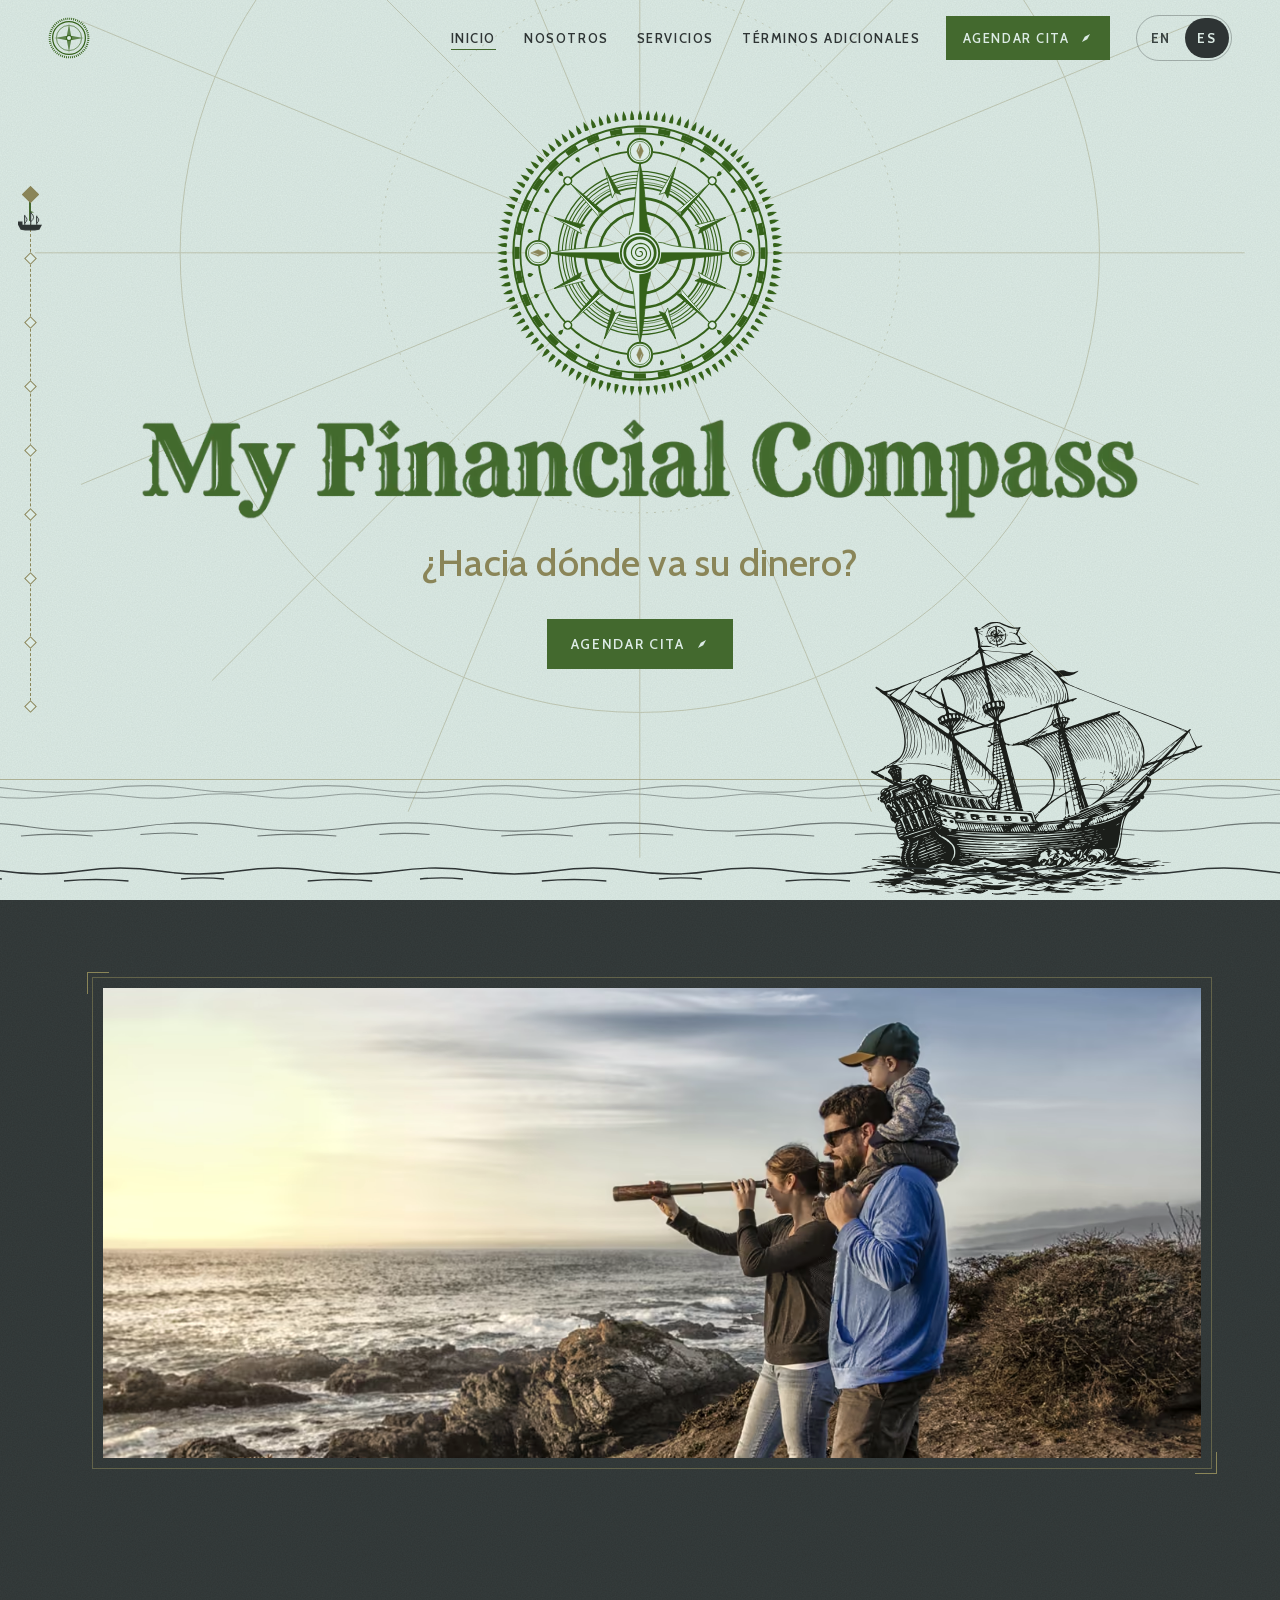
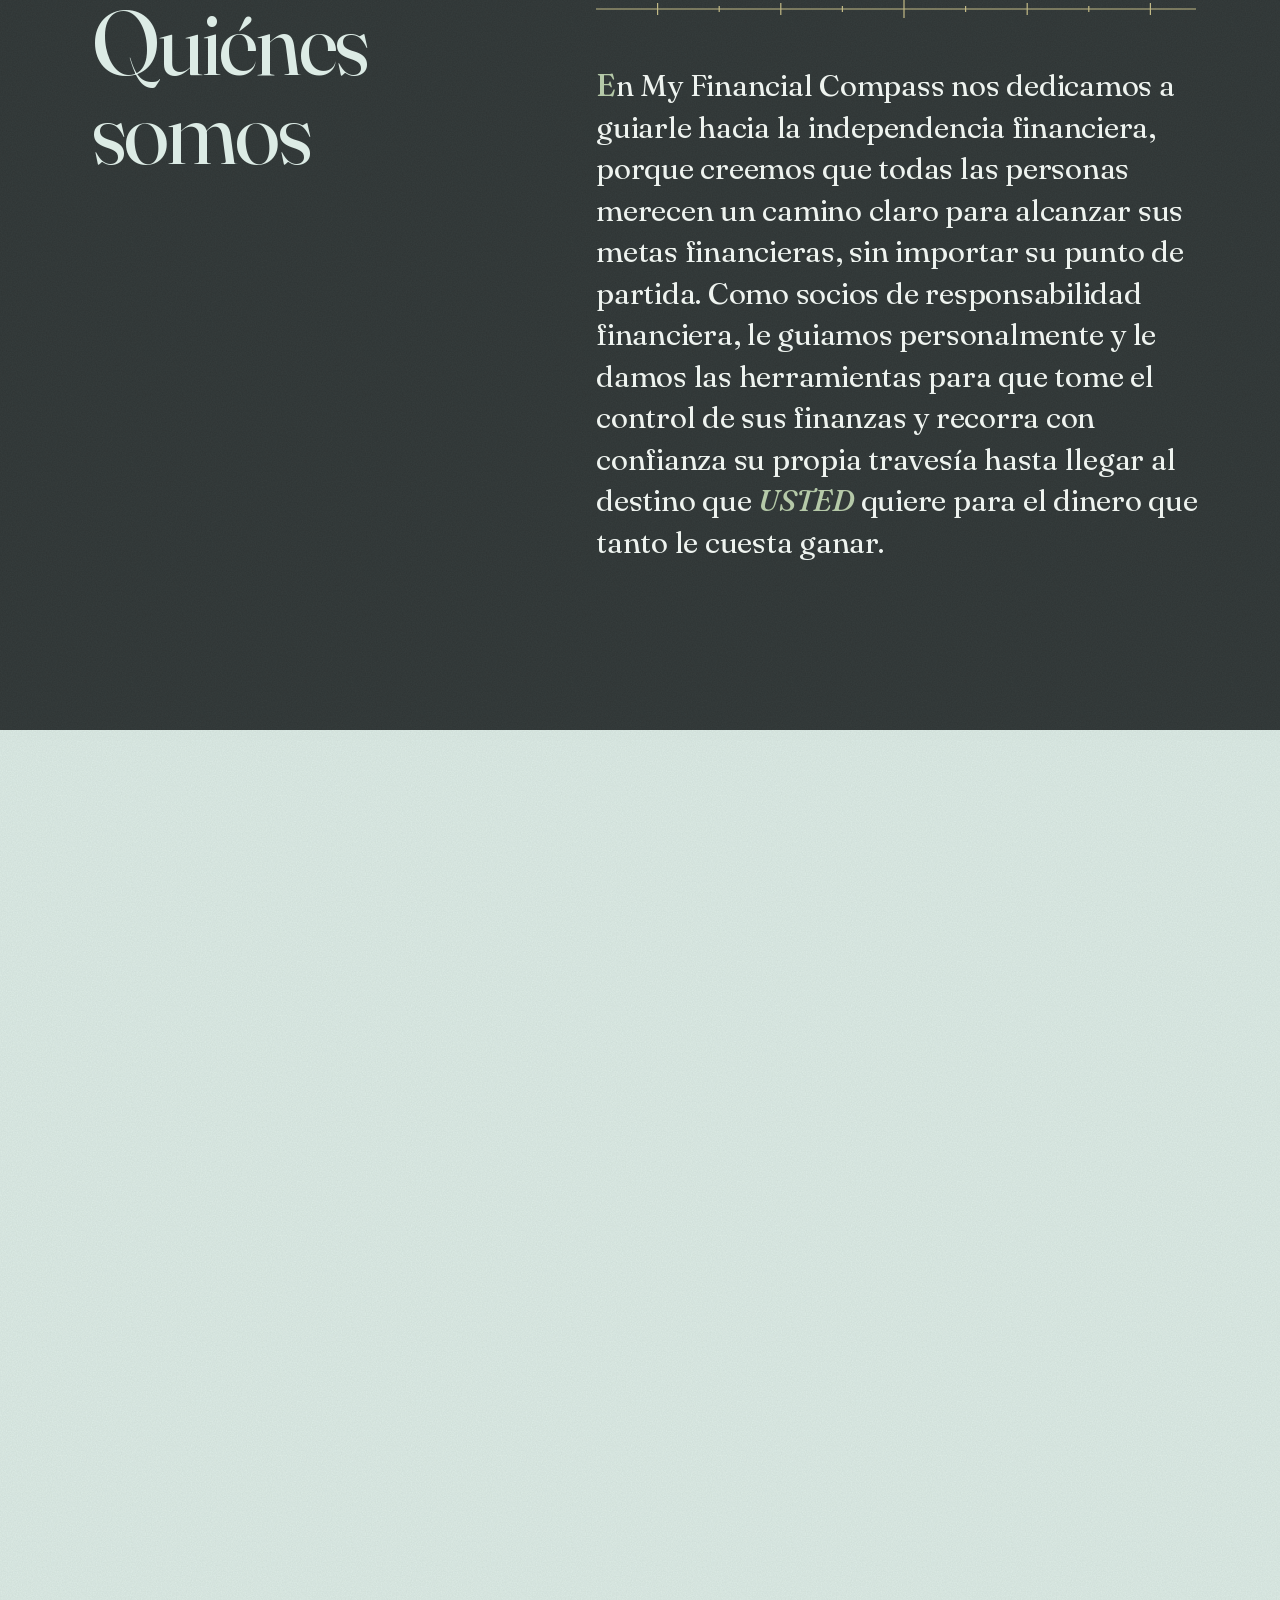
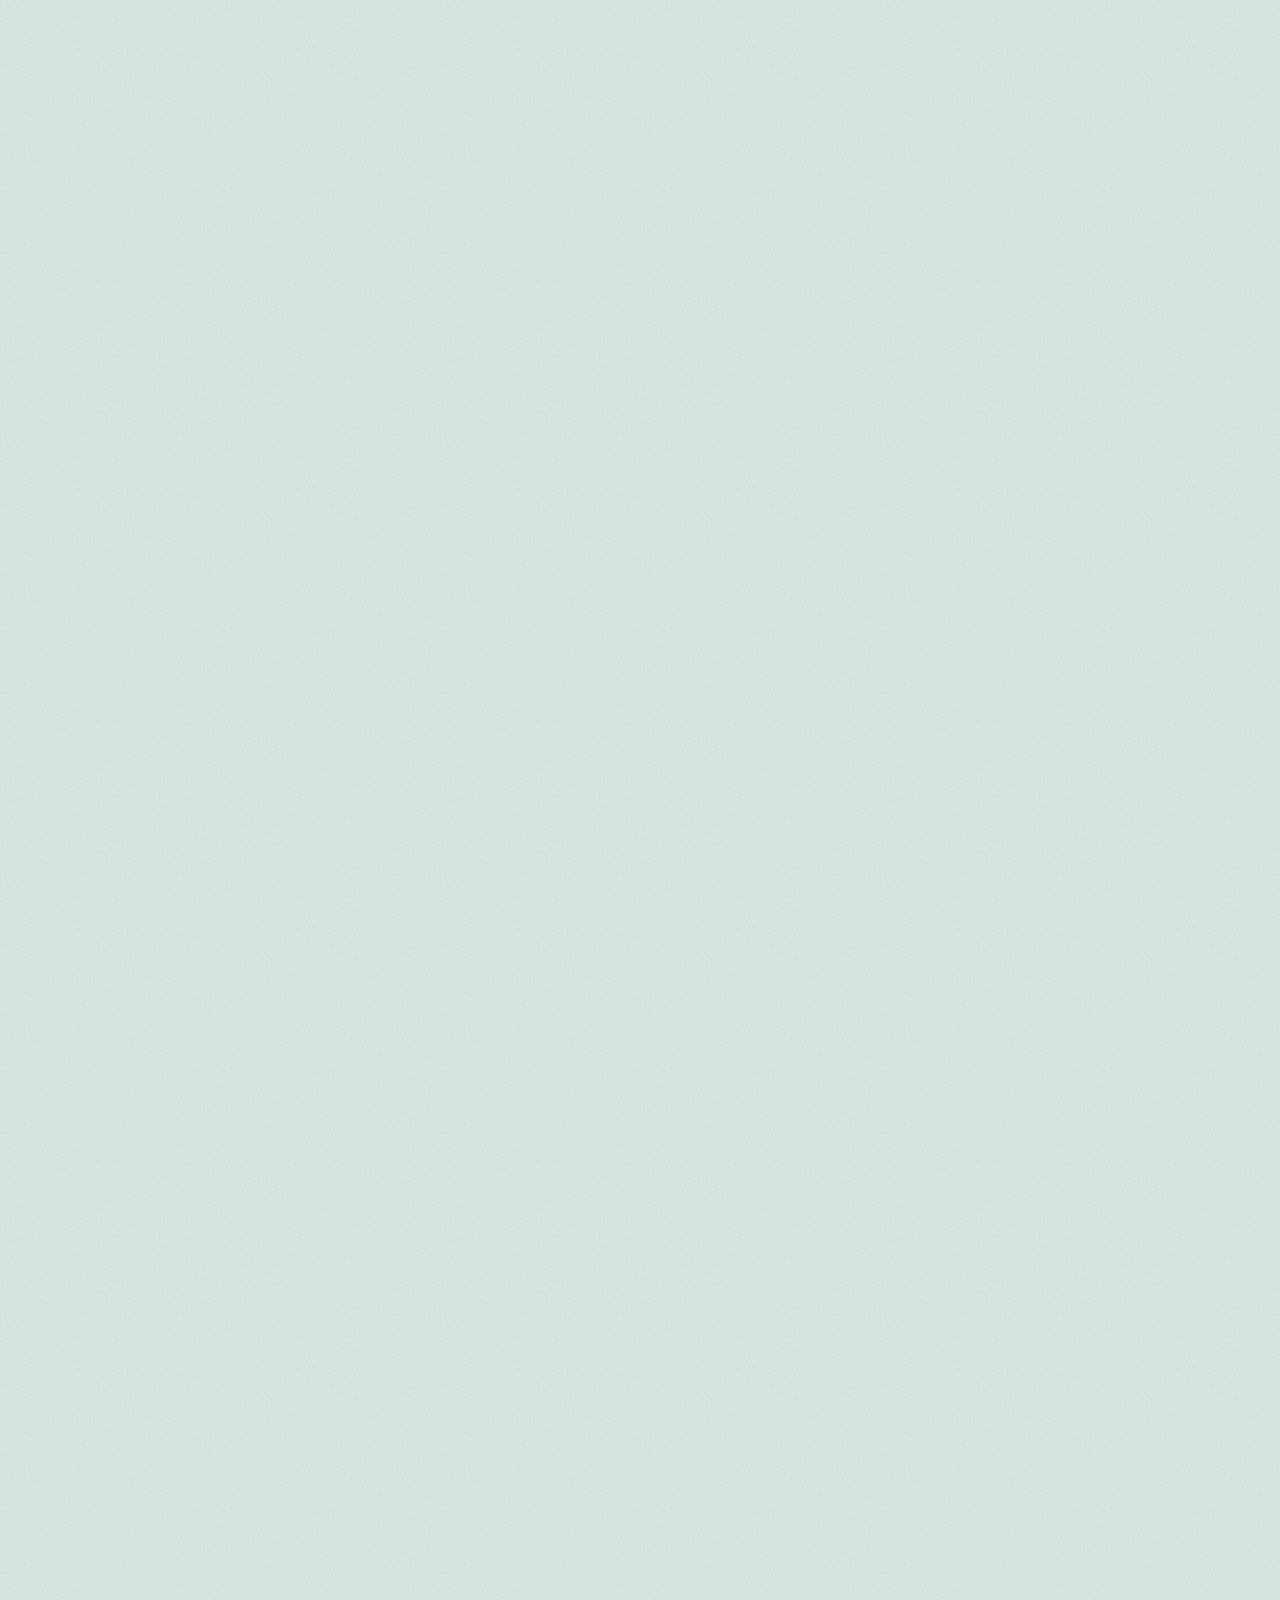
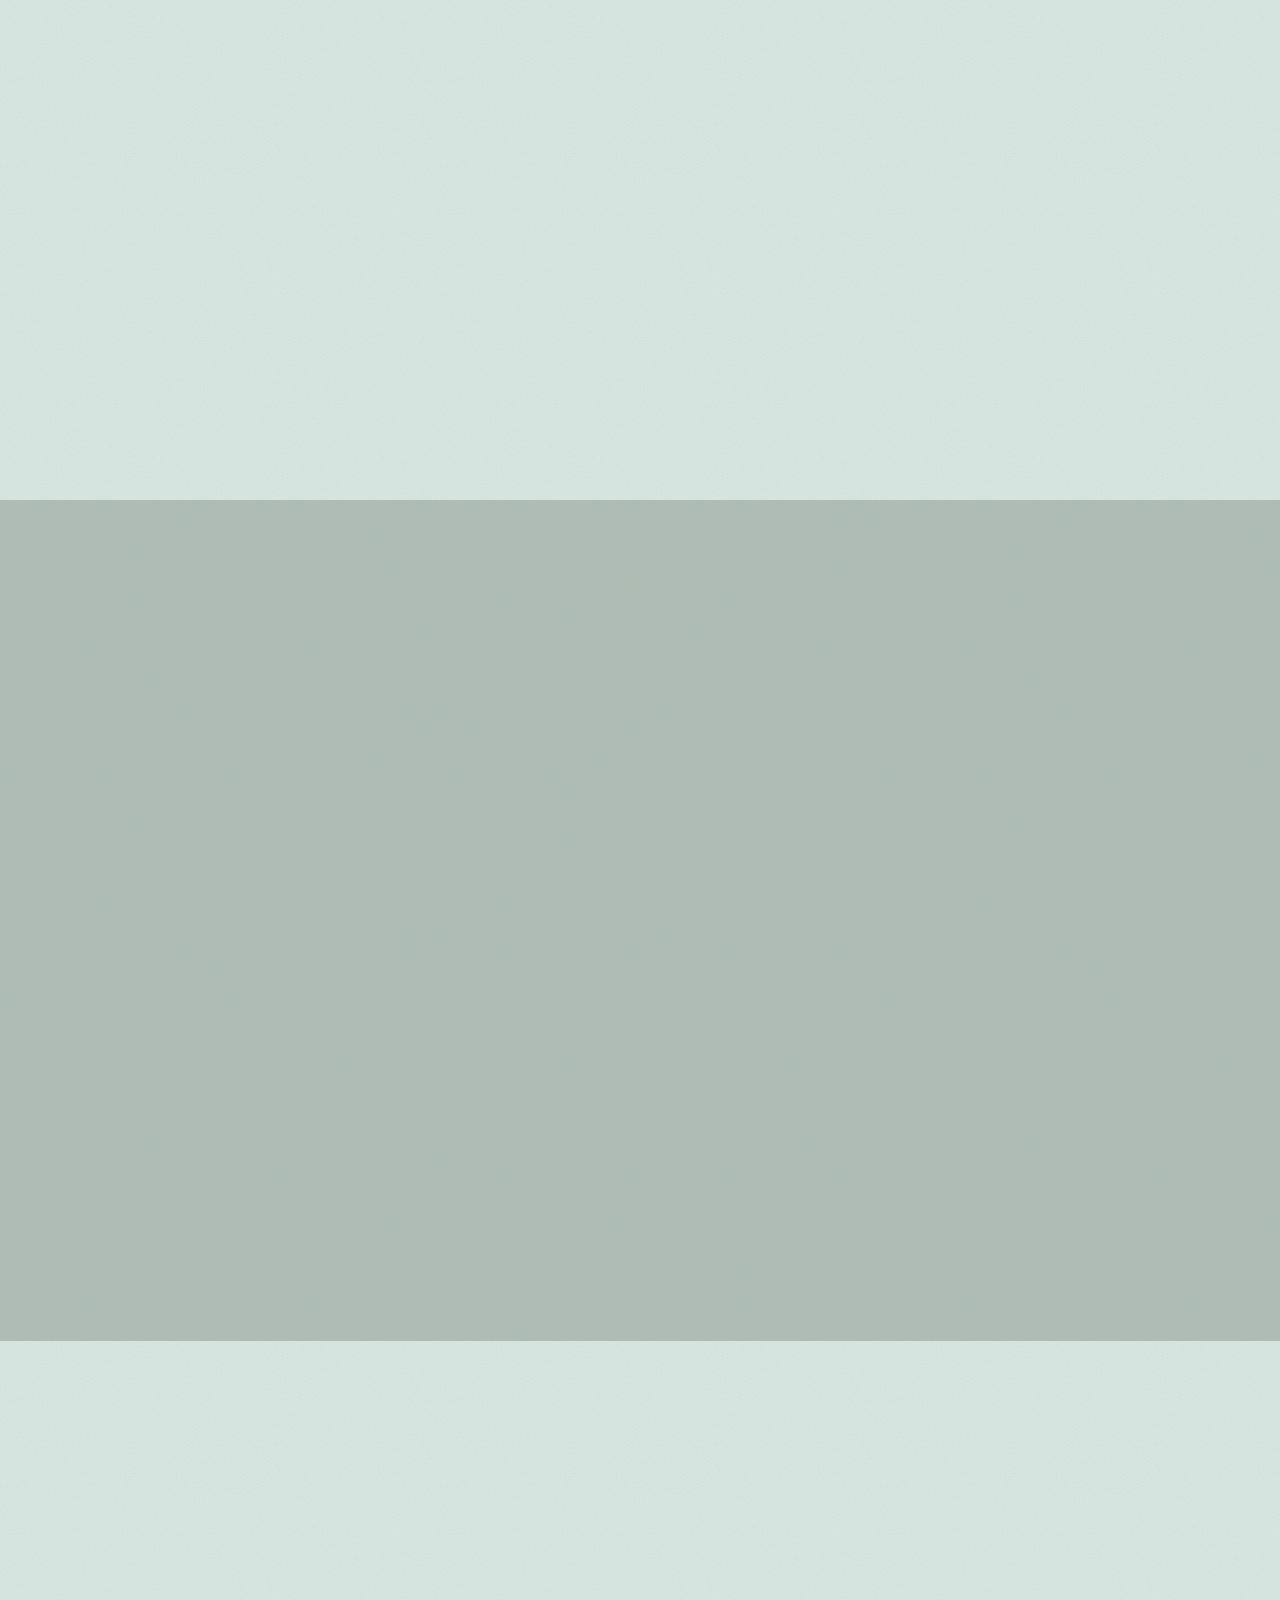
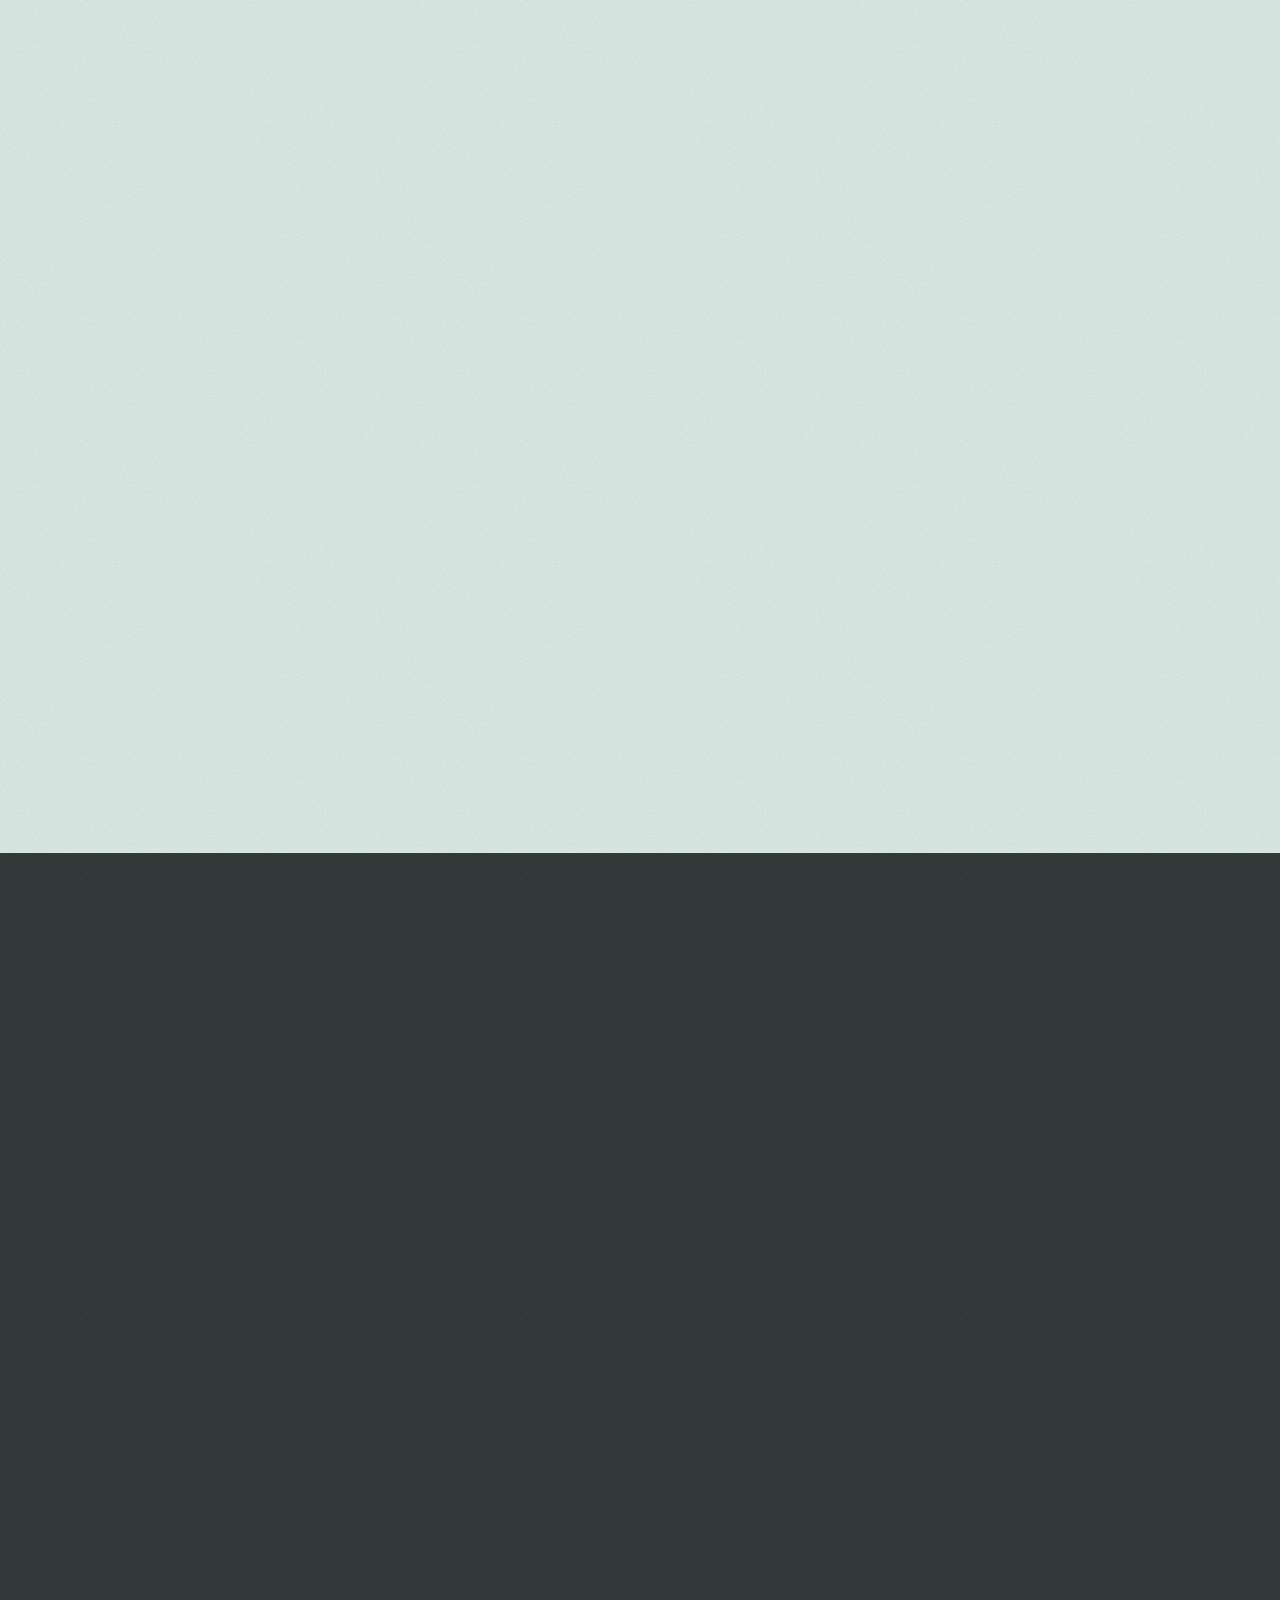
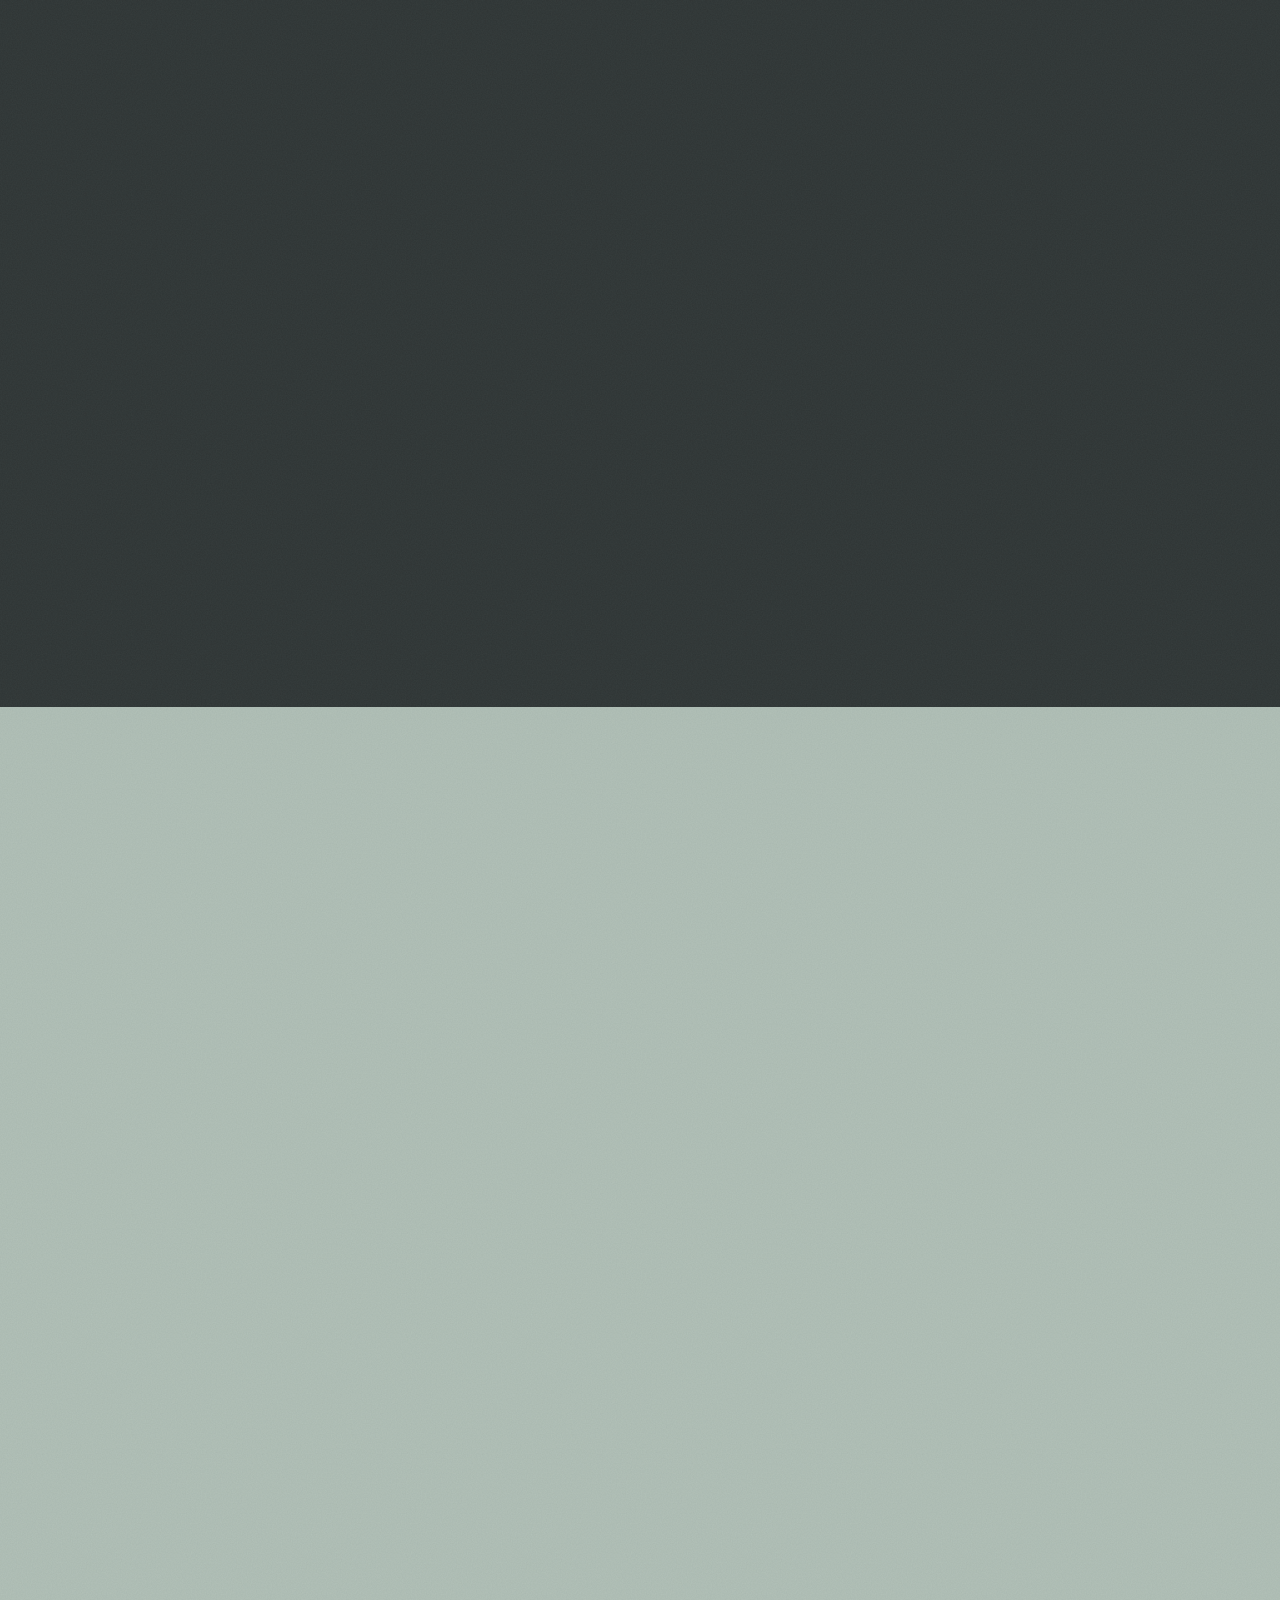
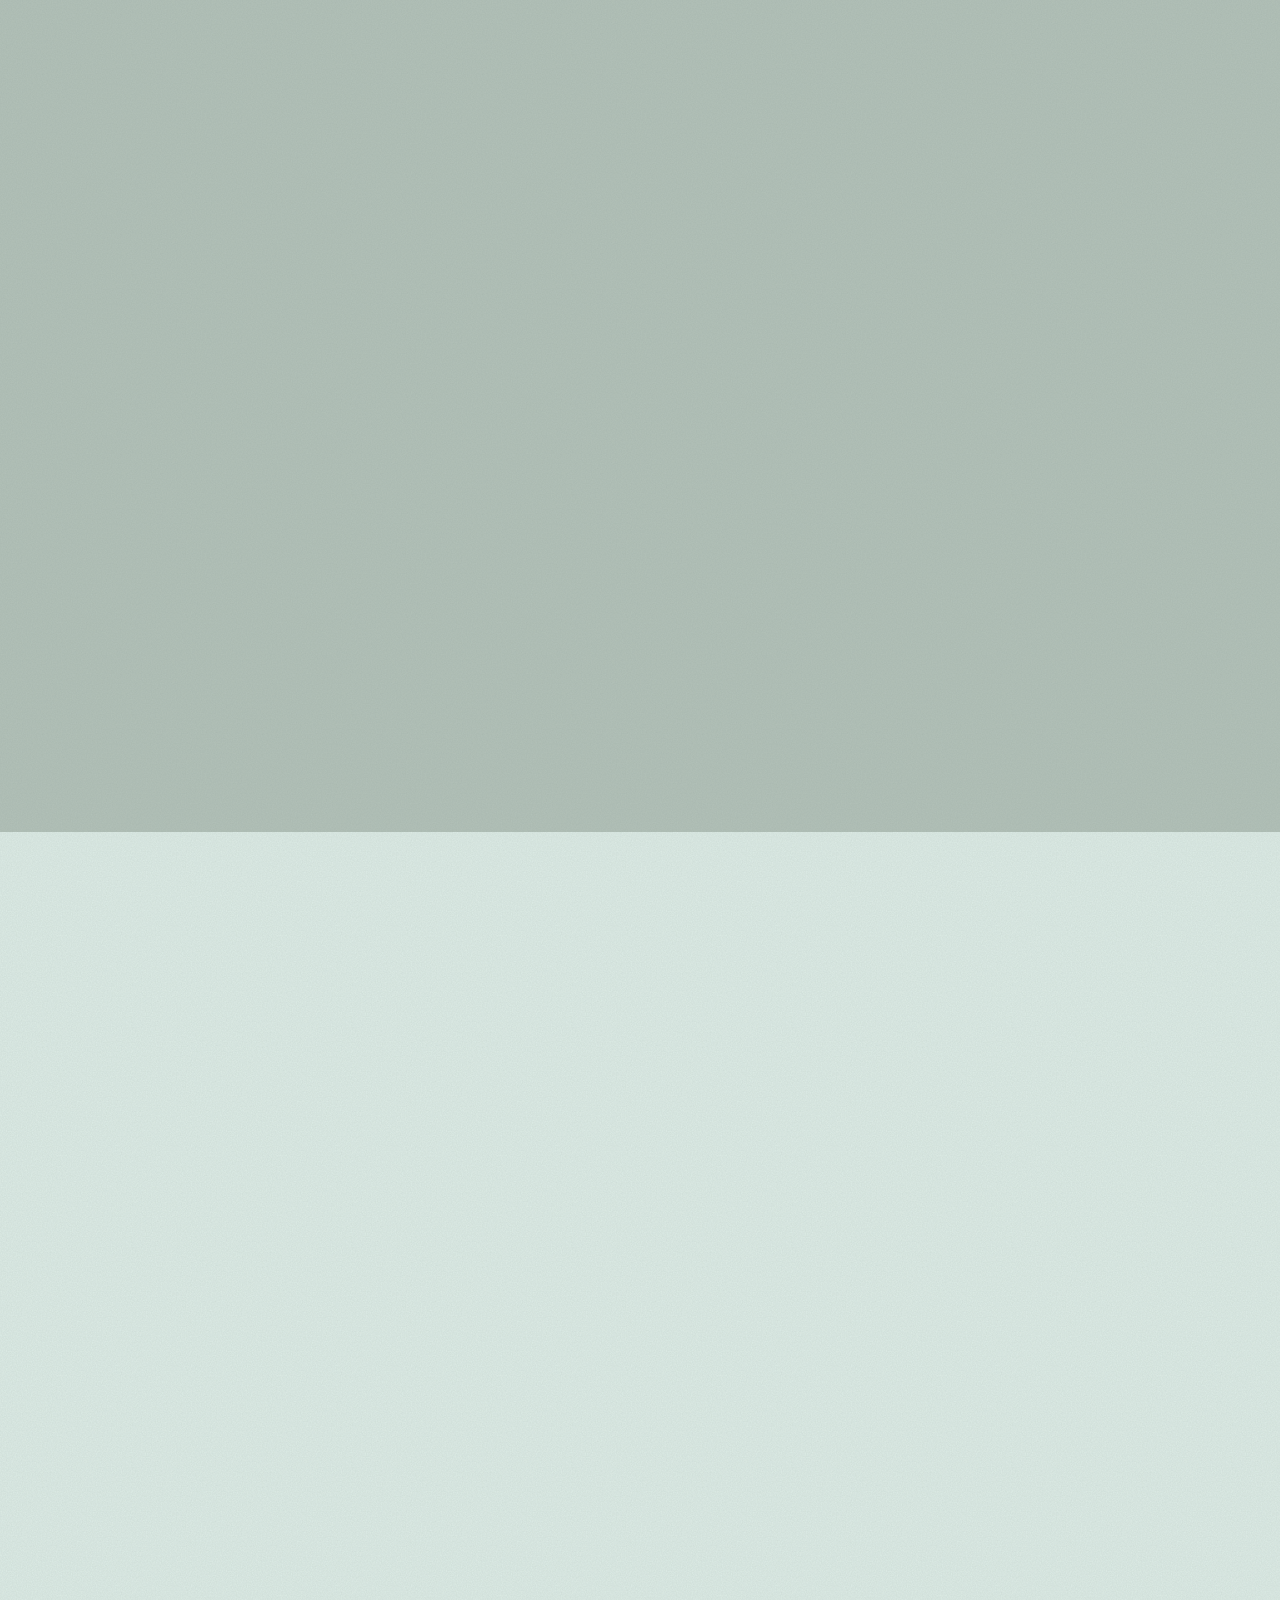
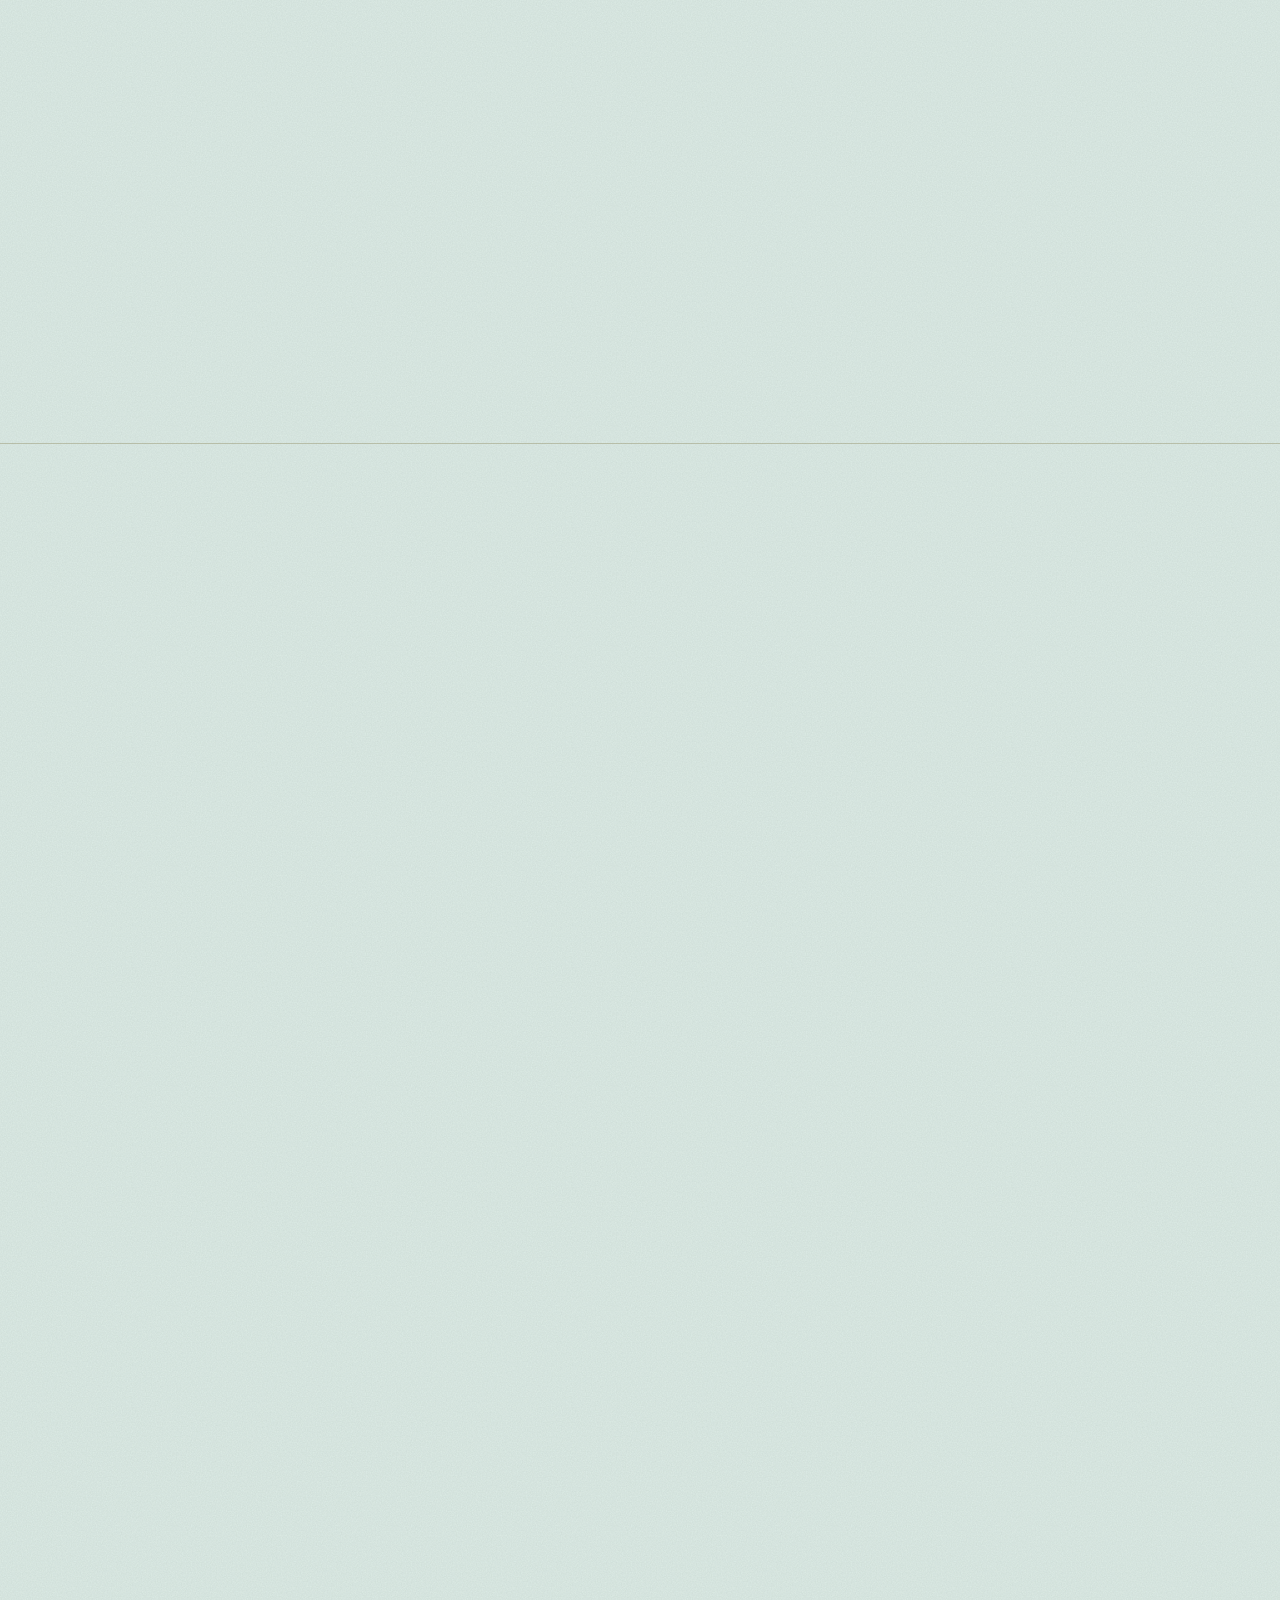
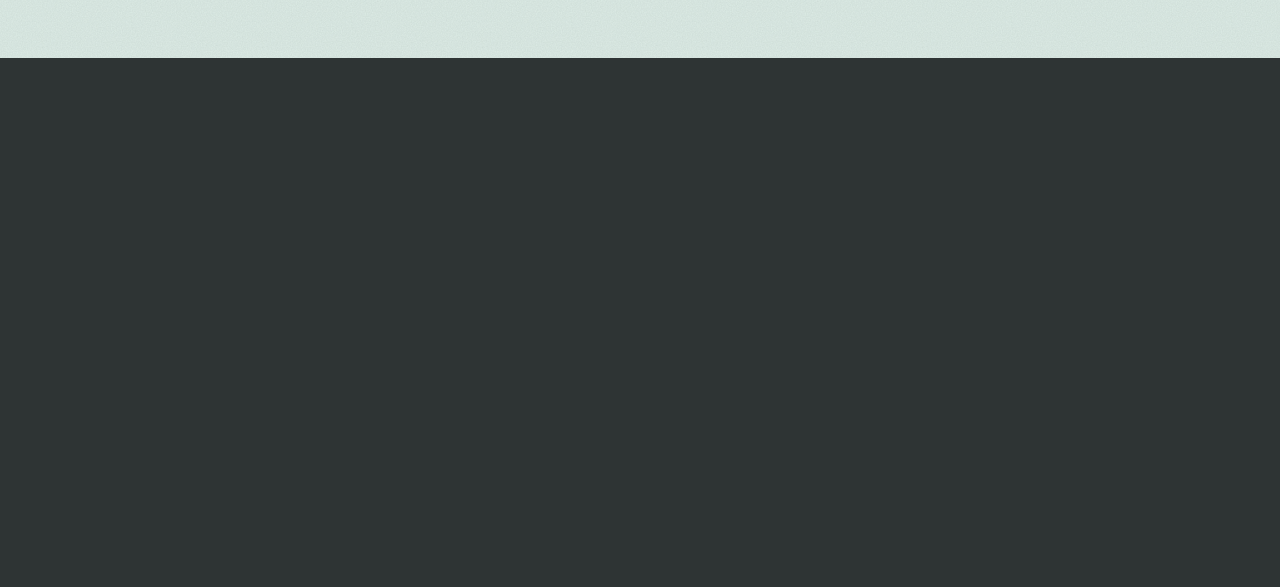
<file: es/index.html>
<!doctype html>
<html lang="es" class="no-js" data-alt="../">
<head>
<meta charset="utf-8">
<meta name="viewport" content="width=device-width, initial-scale=1, viewport-fit=cover">
<title data-i18n="meta.title">My Financial Compass: Orientación y asesoría financiera experta</title>
<meta name="description" content="My Financial Compass le ayuda a lograr la independencia financiera. Asesoría experta, planes personalizados y estrategias orientadas a sus metas. ¡Comience su travesía hoy!" data-i18n-attr="content:meta.description">
<link rel="canonical" href="https://www.myfinancialcompass.org/es/" data-i18n-attr="href:meta.canonical">
<link rel="alternate" hreflang="en" href="https://www.myfinancialcompass.org/">
<link rel="alternate" hreflang="es" href="https://www.myfinancialcompass.org/es/">
<link rel="alternate" hreflang="x-default" href="https://www.myfinancialcompass.org/">
<meta name="theme-color" content="#DCEBE5">
<meta property="og:type" content="website">
<meta property="og:site_name" content="My Financial Compass">
<meta property="og:title" content="My Financial Compass: Orientación y asesoría financiera experta" data-i18n-attr="content:meta.title">
<meta property="og:description" content="My Financial Compass le ayuda a lograr la independencia financiera. Asesoría experta, planes personalizados y estrategias orientadas a sus metas. ¡Comience su travesía hoy!" data-i18n-attr="content:meta.description">
<meta property="og:url" content="https://www.myfinancialcompass.org/es/" data-i18n-attr="content:meta.canonical">
<meta property="og:locale" content="es_US" data-i18n-attr="content:meta.locale">
<meta property="og:locale:alternate" content="en_US" data-i18n-attr="content:meta.localeAlt">
<meta property="og:image" content="https://www.myfinancialcompass.org/assets/img/og-card.jpg">
<meta property="og:image:width" content="1200">
<meta property="og:image:height" content="630">
<meta property="og:image:alt" content="La rosa de los vientos y el logotipo de My Financial Compass" data-i18n-attr="content:meta.ogAlt">
<meta name="twitter:card" content="summary_large_image">
<meta name="twitter:title" content="My Financial Compass: Orientación y asesoría financiera experta" data-i18n-attr="content:meta.title">
<meta name="twitter:description" content="My Financial Compass le ayuda a lograr la independencia financiera. Asesoría experta, planes personalizados y estrategias orientadas a sus metas. ¡Comience su travesía hoy!" data-i18n-attr="content:meta.description">
<meta name="twitter:image" content="https://www.myfinancialcompass.org/assets/img/og-card.jpg">
<link rel="icon" href="../assets/img/favicon.svg" type="image/svg+xml">
<link rel="icon" href="../assets/img/favicon-32.png" sizes="32x32" type="image/png">
<link rel="apple-touch-icon" href="../assets/img/apple-touch-icon.png">
<link rel="preload" as="image" type="image/avif" fetchpriority="high" media="(min-width: 720px)"
      imagesrcset="../assets/img/wordmark-640.avif 640w, ../assets/img/wordmark-1080.avif 1080w, ../assets/img/wordmark-1600.avif 1600w"
      imagesizes="(min-width: 1180px) 1000px, 88vw">
<link rel="preload" as="font" type="font/woff2" href="../assets/fonts/cabin-normal-latin.woff2" crossorigin>
<script>
/* Runs before first paint: language routing (URL > saved > browser), JS flag, intro mode.
   Redirecting here (instead of swapping text after load) keeps CLS at zero. */
(function () {
  var d = document.documentElement, page = d.lang === "es" ? "es" : "en";
  d.className = d.className.replace("no-js", "js");
  var q = /[?&]lang=(en|es)(?:&|$)/.exec(location.search), saved = null;
  try { saved = localStorage.getItem("mfc-lang"); } catch (e) {}
  var nav = ((navigator.languages && navigator.languages[0]) || navigator.language || "en").toLowerCase();
  var want = q ? q[1] : (page === "es" ? "es" : (saved === "es" || saved === "en" ? saved : (nav.indexOf("es") === 0 ? "es" : "en")));
  if (want !== page) {
    location.replace(d.getAttribute("data-alt") + (q ? "?lang=" + want : "") + location.hash);
    return;
  }
  // arriving from the EN / ES switch: no intro, and jump straight to the section the reader was on
  var switched = null;
  try { switched = sessionStorage.getItem("mfc-switch"); sessionStorage.removeItem("mfc-switch"); } catch (e) {}
  if (switched) {
    // sections below the fold start with estimated heights, so land again once the page has settled
    // (unless the reader already moved)
    d.style.scrollBehavior = "auto";
    var moved = false, mark = function () { moved = true; };
    ["wheel", "touchmove", "keydown", "pointerdown"].forEach(function (t) { addEventListener(t, mark, { passive: true, once: true }); });
    var land = function () { var t = location.hash && document.getElementById(location.hash.slice(1)); if (t && !moved) t.scrollIntoView(); };
    // every time the page height changes in the first seconds, land again
    var ro = window.ResizeObserver ? new ResizeObserver(function () { land(); }) : null;
    addEventListener("DOMContentLoaded", function () { land(); if (ro) ro.observe(document.body); });
    addEventListener("load", function () {
      land();
      setTimeout(function () { land(); if (ro) ro.disconnect(); d.style.scrollBehavior = ""; }, 4000);
    });
  } else if (!matchMedia("(prefers-reduced-motion: reduce)").matches) {
    var seen = null;
    try { seen = sessionStorage.getItem("mfc-intro"); } catch (e) {}
    d.className += seen ? " intro-short" : " intro-full";
    try { sessionStorage.setItem("mfc-intro", "1"); } catch (e) {}
  }
  // EN / ES: each language is its own static page, so the switch opens the other one (rewriting ~160
  // texts in place made some browsers drop the tab). It keeps the reader's section and remembers the choice.
  d.addEventListener("click", function (e) {
    var a = e.target.closest && e.target.closest("[data-set-lang]");
    if (!a) return;
    e.preventDefault();
    var lang = a.getAttribute("data-set-lang");
    if (lang === page) return;
    var all = document.querySelectorAll("[data-set-lang]");
    for (var i = 0; i < all.length; i++) { if (all[i] === a) all[i].setAttribute("aria-current", "true"); else all[i].removeAttribute("aria-current"); }
    var at = "", secs = document.querySelectorAll("main > section[id], footer[id]");
    for (var k = 0; k < secs.length; k++) {
      if (secs[k].getBoundingClientRect().bottom > 90) { at = k > 0 ? "#" + secs[k].id : ""; break; }
    }
    try { localStorage.setItem("mfc-lang", lang); sessionStorage.setItem("mfc-switch", "1"); } catch (e) {}
    location.href = a.href.split("#")[0] + at;
  }, true);
})();
</script>
<style>@font-face{font-family: "Cabin";font-style: normal;font-weight: 400 700;font-display: swap;src: url(../assets/fonts/cabin-normal-latin.woff2) format("woff2")}@font-face{font-family: "Fraunces Fallback";src: local("Georgia");size-adjust: 103%;ascent-override: 94%;descent-override: 25%;line-gap-override: 0%}@font-face{font-family: "Cabin Fallback";src: local("Arial");size-adjust: 93%;ascent-override: 104%;descent-override: 27%;line-gap-override: 0%}:root{--forest: #43692E;--forest-deep: #2C4A1E;--rose: #35621A;--brass: #8A8558;--brass-ink: #6B663F;--brass-light: #C2BA86;--ink: #2E3434;--ink-soft: #3A4442;--paper: #DCEBE5;--paper-deep: #B2C1B8;--sage: #B2C1B8;--mist: #EEF3EF;--abyss: #2E3434;--error: #8B2E1F;--serif: "Fraunces","Fraunces Fallback",Georgia,serif;--sans: "Cabin","Cabin Fallback",Arial,sans-serif;--gutter: clamp(16px,4vw,48px);--maxw: 1240px;--bar-h: 64px;--voyage-h: 0px;--ease-out: cubic-bezier(.16,1,.3,1);--ease-in-out: cubic-bezier(.77,0,.18,1);--grain: url("data:image/svg+xml,%3Csvg xmlns='http://www.w3.org/2000/svg' width='220' height='220'%3E%3Cfilter id='n'%3E%3CfeTurbulence type='fractalNoise' baseFrequency='.8' numOctaves='2' stitchTiles='stitch'/%3E%3CfeColorMatrix values='0 0 0 0 .16 0 0 0 0 .2 0 0 0 0 .19 0 0 0 .13 0'/%3E%3C/filter%3E%3Crect width='100%25' height='100%25' filter='url(%23n)'/%3E%3C/svg%3E");color-scheme: light}@media (min-width: 960px){:root{--bar-h: 76px}body{font-size: 1.125rem}}@media (min-width: 1880px){html{font-size: 112.5%}:root{--maxw: 1440px}}@media (min-width: 2400px){html{font-size: 125%}:root{--maxw: 1640px}}@media (max-width: 959px){:root{--voyage-h: calc(46px + env(safe-area-inset-bottom))}}*,*::before,*::after{box-sizing: border-box;margin: 0}html{-webkit-text-size-adjust: 100%;scroll-behavior: smooth;scroll-padding-top: calc(var(--bar-h) + env(safe-area-inset-top));overflow-x: clip}body{font-family: var(--sans);font-size: 1.09rem;line-height: 1.65;color: var(--ink-soft);background-color: var(--paper);background-image: var(--grain);-webkit-font-smoothing: antialiased;text-rendering: optimizeLegibility;overflow-x: clip;padding-bottom: var(--voyage-h)}img,svg,picture{display: block;max-width: 100%}img{height: auto}button{font: inherit;color: inherit;cursor: pointer;border: 0;background: none;padding: 0}a{color: inherit;text-decoration: none}p{text-wrap: pretty}h1,h2,h3,h4{font-weight: 400;text-wrap: balance}ul,ol{padding: 0;list-style: none}::selection{background: var(--forest);color: var(--paper)}:focus-visible{outline: 2px solid var(--forest);outline-offset: 3px}.sr-only{position: absolute !important;width: 1px;height: 1px;padding: 0;margin: -1px;overflow: hidden;clip: rect(0 0 0 0);white-space: nowrap;border: 0}.skip-link{position: fixed;top: -100px;left: 16px;z-index: 100;padding: .7rem 1rem;background: var(--ink);color: var(--paper);font-weight: 600}.skip-link:focus{top: calc(12px + env(safe-area-inset-top))}.btn{--btn-bg: var(--forest);--btn-fg: var(--paper);--btn-sweep: var(--ink);--btn-line: var(--forest);position: relative;isolation: isolate;overflow: hidden;display: inline-flex;align-items: center;justify-content: center;gap: .75em;min-height: 50px;padding: .9rem 1.4rem;font: 600 .875rem/1 var(--sans);letter-spacing: .12em;text-transform: uppercase;color: var(--btn-fg);background: var(--btn-bg);border: 1px solid var(--btn-line);transition: color .5s var(--ease-out)}.btn::before{content: "";position: absolute;inset: -1px;z-index: -1;background: var(--btn-sweep);transform: scaleX(0);transform-origin: left;transition: transform .65s var(--ease-out)}.btn--sm{min-height: 44px;padding: .6rem 1rem;font-size: .8125rem}.btn--ghost{--btn-bg: transparent;--btn-fg: var(--forest);--btn-sweep: var(--forest)}.btn--block{width: 100%}.i-needle{width: 14px;height: 14px;fill: currentColor;flex: none;transform: rotate(45deg);transition: transform .9s var(--ease-out)}@media (hover: hover){.btn:hover::before{transform: scaleX(1)}.btn--ghost:hover{--btn-fg: var(--paper)}.btn:hover .i-needle,a:hover>.i-needle{transform: rotate(405deg)}}.coord{font: 600 .8125rem/1.3 var(--sans);letter-spacing: .18em;text-transform: uppercase;color: var(--brass-ink);font-variant-numeric: tabular-nums}.site-header{position: fixed;inset: 0 0 auto;z-index: 50;padding-top: env(safe-area-inset-top);transition: background-color .5s var(--ease-out),box-shadow .5s var(--ease-out)}.bar{height: var(--bar-h);display: flex;align-items: center;gap: clamp(8px,2vw,28px);padding-inline: max(var(--gutter),env(safe-area-inset-left)) max(var(--gutter),env(safe-area-inset-right));transition: height .5s var(--ease-out)}.is-compact .site-header,.menu-open .site-header{background-color: rgba(220,235,229,.95);box-shadow: 0 1px 0 rgba(138,133,88,.45)}@supports (backdrop-filter: blur(8px)){.is-compact .site-header{background-color: rgba(220,235,229,.9);backdrop-filter: blur(10px) saturate(1.1);-webkit-backdrop-filter: blur(10px) saturate(1.1)}}@media (min-width: 960px){.is-compact .bar{height: 62px}}.brand{display: flex;align-items: center;gap: 10px;min-height: 44px;margin-right: auto;color: var(--rose)}.mini-compass{width: 42px;height: 42px;flex: none;overflow: visible}.mini-star{transform-box: view-box;transform-origin: 0 0}.brand-word{width: clamp(126px,36vw,220px);opacity: 0;transform: translateY(6px);transition: opacity .5s var(--ease-out),transform .6s var(--ease-out)}.is-compact .brand-word,.menu-open .brand-word{opacity: 1;transform: none}@media (max-width: 359px){.mini-compass{width: 34px;height: 34px}.brand-word{width: 104px}}.nav{display: none}.nav ul{display: flex;gap: clamp(18px,2.2vw,34px)}.nav a{position: relative;display: inline-flex;align-items: center;min-height: 44px;font: 600 .8125rem/1 var(--sans);letter-spacing: .12em;text-transform: uppercase;color: var(--ink)}.nav a::after{content: "";position: absolute;left: 0;right: 0;bottom: 10px;height: 1px;background: var(--forest);transform: scaleX(0);transform-origin: right;transition: transform .5s var(--ease-out)}.nav a:hover::after,.nav a[aria-current="true"]::after{transform: scaleX(1);transform-origin: left}.bar-book{display: none}@media (min-width: 540px){.bar-book{display: inline-flex}}.nav a,.bar-book{white-space: nowrap}@media (min-width: 1100px){.nav{display: block}}.menu-toggle{display: inline-flex;align-items: center;gap: 10px;min-height: 44px;min-width: 44px;justify-content: flex-end;font: 600 .8125rem/1 var(--sans);letter-spacing: .14em;text-transform: uppercase;color: var(--ink)}@media (max-width: 419px){.menu-toggle-label{position: absolute;width: 1px;height: 1px;overflow: hidden;clip: rect(0 0 0 0);white-space: nowrap}}.menu-icon{display: grid;gap: 6px;width: 22px}.menu-icon span{height: 1.5px;background: currentColor;transition: transform .45s var(--ease-out)}.menu-open .menu-icon span:first-child{transform: translateY(3.75px) rotate(45deg)}.menu-open .menu-icon span:last-child{transform: translateY(-3.75px) rotate(-45deg)}@media (min-width: 1100px){.menu-toggle{display: none}}.lang{display: inline-flex;flex: none;gap: 2px;padding: 2px;border: 1px solid rgba(46,52,52,.32);border-radius: 999px}.lang-opt{display: inline-flex;align-items: center;justify-content: center;min-width: 44px;min-height: 40px;padding: 0 12px;border-radius: 999px;font: 700 .8125rem/1 var(--sans);letter-spacing: .12em;color: var(--ink-soft);transition: background-color .3s var(--ease-out),color .3s var(--ease-out)}.lang-opt[aria-current="true"]{background: var(--ink);color: var(--paper)}@media (hover: hover){.lang-opt:not([aria-current="true"]):hover{color: var(--forest)}}@media (max-width: 380px){.menu-toggle-label{display: none}}.menu[hidden]{display: none}.hero{position: relative;display: grid;grid-template-rows: 1fr auto;min-height: calc(100vh - var(--voyage-h));min-height: calc(100svh - var(--voyage-h));padding-top: calc(var(--bar-h) + env(safe-area-inset-top));overflow: clip}.hero-inner{position: relative;z-index: 2;display: flex;flex-direction: column;align-items: center;justify-content: center;gap: clamp(10px,2.2vh,24px);padding: clamp(12px,3vh,40px) var(--gutter) 0;text-align: center}.hero-rose-wrap{position: relative;width: clamp(140px,min(32vh,44vw),22.5rem);aspect-ratio: 1}.hero-rose{position: absolute;inset: 0}.hero-rhumbs{position: absolute;left: -160%;top: -160%;width: 420%;height: 420%;max-width: none;color: var(--brass);opacity: .34;pointer-events: none;z-index: -1}.hero-rhumbs path,.hero-rhumbs circle{stroke-width: 1}.compass{position: relative;width: 100%;height: 100%;--c-ink: var(--rose);--c-paper: var(--paper)}.c-layer,.c-teeth>svg,.c-rings>svg{position: absolute;inset: 0;width: 100%;height: 100%;overflow: visible}.c-star,.c-teeth,.c-needles,.c-band,.c-center{transform-origin: 50% 50%}.c-star{will-change: transform}.compass--hero .dia{fill: var(--brass);stroke: var(--brass)}.hero-title{position: relative;width: min(88vw,62.5rem);line-height: 0}.hero-wordmark{width: 100%}.hero-sub{position: relative;font: 500 clamp(1.5rem,3.1vw,2.35rem)/1.2 var(--sans);color: var(--brass);letter-spacing: .005em;max-width: min(100%,46rem)}:root[lang="en"] .hero-sub{text-transform: capitalize}.hero-actions{display: flex;flex-wrap: wrap;align-items: center;justify-content: center;gap: 14px 28px;margin-top: clamp(4px,1.5vh,16px)}.horizon{position: relative;z-index: 1;height: clamp(120px,25vh,280px);pointer-events: none}.horizon::before{content: "";position: absolute;left: 0;right: 0;top: 46%;height: 1px;background: rgba(138,133,88,.55)}.sea{position: absolute;left: -6%;width: 112%;height: 30px;max-width: none;fill: none;stroke: var(--ink);stroke-width: 1.1;overflow: visible}.sea path{vector-effect: non-scaling-stroke}.sea--back{top: 44%;opacity: .4;animation: sea 7s ease-in-out infinite alternate}.sea--mid{top: 62%;opacity: .62;animation: sea 5.5s ease-in-out infinite alternate-reverse}.sea--front{bottom: 4%;z-index: 3;stroke-width: 1.4;animation: sea 4.6s ease-in-out infinite alternate}@keyframes sea{to{transform: translateX(-4.5%)}}.hero.is-paused .sea{animation-play-state: paused}.ship{position: absolute;aspect-ratio: 841 / 673}.ship-layer{position: absolute;max-width: none}.ship-hull{left: 6.18%;top: 52.3%;width: 79.07%;height: 40.12%}.ship-rig-l{left: 3.69%;top: 2.38%;width: 46.49%;height: 80.68%;transform-origin: 84.1% 83.2%}.ship-rig-r{left: 49.7%;top: 11.29%;width: 50.18%;height: 71.92%;transform-origin: -13.7% 81%}.ship-flag{left: 35.43%;top: .89%;width: 13.79%;height: 9.66%;transform-origin: 1.7% 52.3%}.ship-waves{left: .71%;top: 82.62%;width: 90.37%;height: 17.38%}.ship--hero{z-index: 2;width: clamp(170px,44vw,440px);right: clamp(4px,6vw,150px);bottom: 2%;transform-origin: 46% 88%}@media (min-width: 960px){.ship--hero{width: clamp(260px,27vw,460px)}}@media (orientation: landscape) and (max-height: 560px){.hero{min-height: 0}.hero-inner{padding-top: 8px;gap: 10px}.hero-rose-wrap{width: clamp(110px,30vh,170px)}.hero-title{width: min(64vw,40rem)}.hero-sub{font-size: 1.5rem}.horizon{height: 150px}.ship--hero{width: 190px}}main>.sec,.site-footer{content-visibility: auto;contain-intrinsic-size: auto 1000px}#values.is-pinned{contain-intrinsic-size: auto 3000px}#services,#captain,#contact,#terms{contain-intrinsic-size: auto 1500px}.voyage{position: fixed;z-index: 40;color: var(--ink);--v-line: var(--brass);--v-fill: var(--forest);--v-paper: var(--paper);transition: opacity .5s}.voyage-track{position: relative}.voyage-line,.voyage-progress{position: absolute;pointer-events: none}.voyage ol{position: relative;display: flex;justify-content: space-between}.port{position: relative;display: grid;place-items: center}.port-mark{width: 9px;height: 9px;rotate: 45deg;border: 1.5px solid var(--v-line);background: var(--v-paper);transition: background-color .4s,border-color .4s,scale .5s var(--ease-out)}.port.is-passed .port-mark{background: var(--v-fill);border-color: var(--v-fill)}.port.is-current .port-mark{background: var(--brass);border-color: var(--brass);scale: 1.35}.voyage-ship{position: absolute;width: 30px;height: 26px;pointer-events: none;will-change: transform}.on-dark .voyage{color: var(--paper);--v-paper: var(--abyss);--v-fill: var(--brass-light)}.vs-sails{transform-box: fill-box;transform-origin: 50% 100%;transition: transform .8s var(--ease-out)}.voyage.is-docked .vs-sails{transform: scaleY(.35)}@media (min-width: 960px){.voyage{left: max(14px,env(safe-area-inset-left));top: 50%;translate: 0 -50%;width: 32px;height: min(60vh,540px)}.voyage-track{height: 100%}.voyage-line{left: 50%;top: 14px;bottom: 14px;border-left: 1.5px dashed var(--v-line)}.voyage-progress{left: calc(50% - .75px);top: 14px;bottom: 14px;width: 2px;background: var(--v-fill);transform-origin: top;transform: scaleY(0)}.voyage ol{flex-direction: column;height: 100%}.port{width: 32px;height: 28px}.port-label{position: absolute;left: 40px;top: 50%;translate: -6px -50%;display: flex;gap: 8px;align-items: baseline;padding: 7px 10px;background: var(--ink);color: var(--paper);font: 600 .8125rem/1.2 var(--sans);white-space: nowrap;opacity: 0;pointer-events: none;transition: opacity .3s,translate .4s var(--ease-out)}.port-label .coord{color: var(--brass-light);font-size: .75rem}.port:hover .port-label,.port:focus-visible .port-label{opacity: 1;translate: 0 -50%}.voyage-ship{left: 50%;top: 14px;margin: -13px 0 0 -15px}}@media (max-width: 959px){.voyage{left: 0;right: 0;bottom: 0;height: var(--voyage-h);padding: 0 max(10px,env(safe-area-inset-left)) env(safe-area-inset-bottom) max(10px,env(safe-area-inset-right));background: rgba(220,235,229,.95);box-shadow: 0 -1px 0 rgba(46,52,52,.25)}.on-dark .voyage{background: rgba(46,52,52,.95)}.voyage-track{height: 46px}.voyage-line{top: 50%;left: calc(100% / 18);right: calc(100% / 18);border-top: 1.5px dashed var(--v-line)}.voyage-progress{top: calc(50% - .75px);left: calc(100% / 18);right: calc(100% / 18);height: 2px;background: var(--v-fill);transform-origin: left;transform: scaleX(0)}.voyage ol{height: 100%}.voyage li{flex: 1 1 0}.port{width: 100%;height: 46px}.port-label{position: absolute;width: 1px;height: 1px;overflow: hidden;clip: rect(0 0 0 0);white-space: nowrap}.voyage-ship{top: 2px;left: calc(100% / 18);margin-left: -15px;width: 28px;height: 24px}}.compass--hero .c-teeth{animation: spin 220s linear infinite}.ship--hero{animation: ship-rock 6.6s ease-in-out infinite alternate}.ship--hero .ship-rig{animation: rig-breathe 5.4s ease-in-out infinite alternate}.ship--hero .ship-flag{animation: flag-wave 1.6s ease-in-out infinite alternate}.ship--hero .ship-waves{animation: ship-sea 4.8s ease-in-out infinite alternate}.hero.is-paused .ship--hero,.hero.is-paused .ship-layer,.hero.is-paused .c-teeth,.hero.is-paused .sea{animation-play-state: paused}@keyframes spin{to{transform: rotate(360deg)}}@keyframes ship-rock{0%{transform: translateY(0) rotate(-1.9deg)}50%{transform: translateY(-5px) rotate(0deg)}100%{transform: translateY(0) rotate(1.9deg)}}@keyframes rig-breathe{to{transform: scaleX(1.024)}}@keyframes flag-wave{to{transform: skewY(3.5deg) scaleX(.965)}}@keyframes ship-sea{to{transform: translateX(7px)}}:root{--ease-expo: cubic-bezier(.87,0,.13,1);--ease-back: cubic-bezier(.34,1.56,.64,1)}.curtain{display: none}.intro-full .curtain,.intro-short .curtain{display: block;position: absolute;inset: -6px -8px;z-index: 2;background: #d5e4de;transform-origin: 100% 50%;animation: curtain .8s var(--ease-expo) 1.05s both}.intro-full .hero-sub .curtain{animation-duration: .7s;animation-delay: 1.2s}.intro-full .hero-rose{z-index: 3;animation: rose-in .85s var(--ease-expo) .95s backwards}.intro-full .compass--hero [data-draw] circle{stroke-dasharray: 1;animation: draw .7s cubic-bezier(.65,0,.35,1) backwards;animation-delay: calc(var(--k) * 45ms)}.intro-full .compass--hero .c-band{animation: band-in .8s var(--ease-out) .1s backwards}.intro-full .compass--hero .tooth-s{animation: fade-in .22s ease-out backwards;animation-delay: calc(.15s + var(--k) * 40ms)}.intro-full .compass--hero [data-extras]{animation: fade-in .45s ease-out .3s backwards}.intro-full .compass--hero .c-diamonds{animation: fade-in .3s ease-out .35s backwards}.intro-full .compass--hero .dia{animation: dia-lit .3s ease-out backwards;animation-delay: calc(.75s + var(--k) * 90ms)}.intro-full .compass--hero .c-needles{animation: pop-in .7s var(--ease-back) .35s backwards}.intro-full .compass--hero .c-center{animation: pop-in-c .6s cubic-bezier(.34,1.9,.64,1) .4s backwards}.intro-full .compass--hero .c-star{animation: needle 1.3s .4s backwards}.intro-full .hero-actions{animation: fade-in .7s ease-out 1.4s backwards}.intro-full .ship--hero{animation: ship-rock 6.6s ease-in-out infinite alternate,fade-in .7s ease-out 1.45s backwards}.intro-full .site-header{animation: fade-in .7s ease-out 1.5s backwards}.intro-full .voyage{animation: fade-in .7s ease-out 1.55s backwards}@keyframes curtain{from{transform: scaleX(1)}to{transform: scaleX(0)}}@keyframes rose-in{from{transform: translateY(var(--rose-dy)) scale(var(--rose-s))}}:root{--rose-dy: 24svh;--rose-s: 1.2}@media (min-width: 720px){:root{--rose-dy: 18svh;--rose-s: 1.15}}@keyframes draw{from{stroke-dashoffset: 1}to{stroke-dashoffset: 0}}@keyframes band-in{from{opacity: 0;transform: scale(.92)}}@keyframes fade-in{from{opacity: 0}}@keyframes dia-lit{from{fill: var(--rose);stroke: var(--rose)}}@keyframes pop-in{from{opacity: 0;transform: scale(.72)}}@keyframes pop-in-c{from{opacity: 0;transform: scale(.3)}}@keyframes needle{0%{opacity: 0;transform: rotate(-230deg);animation-timing-function: cubic-bezier(.2,.7,.3,1)}12%{opacity: 1}46%{transform: rotate(16deg);animation-timing-function: ease-in-out}62%{transform: rotate(-8deg);animation-timing-function: ease-in-out}76%{transform: rotate(3.5deg);animation-timing-function: ease-in-out}88%{transform: rotate(-1.5deg);animation-timing-function: ease-out}100%{transform: rotate(0deg)}}.intro-short .hero-rose{animation: rose-short .5s var(--ease-out) backwards}.intro-short .compass--hero .c-star{animation: star-short .6s var(--ease-back) backwards}.intro-short .curtain{animation-duration: .5s;animation-delay: .04s}.intro-short .hero-sub .curtain{animation-delay: .1s}@keyframes rose-short{from{opacity: 0;transform: scale(.95)}}@keyframes star-short{from{transform: rotate(-40deg)}}@media (prefers-reduced-motion: reduce){html{scroll-behavior: auto}.sea,.ship--hero,.ship-layer,.compass--hero .c-teeth{animation: none}}</style>
<link rel="preload" href="../styles.min.css?v=20261030b" as="style" onload="this.onload=null;this.rel='stylesheet'">
<noscript><link rel="stylesheet" href="../styles.min.css?v=20261030b"></noscript>
</head>
<body>
<a class="skip-link" href="#main" data-i18n="ui.skip">Saltar al contenido</a>

<!-- ================================================================ HEADER -->
<header class="site-header" data-header>
  <div class="bar">
    <a class="brand" href="#home" aria-label="My Financial Compass — Inicio" data-i18n-attr="aria-label:ui.brandHome">
      <svg class="mini-compass" viewBox="-50 -50 100 100" aria-hidden="true" focusable="false">
        <circle r="46" fill="none" stroke="currentColor" stroke-width="5" stroke-dasharray="2.2 2.6"/>
        <circle r="39" fill="none" stroke="currentColor" stroke-width="3"/>
        <circle r="30" fill="none" stroke="currentColor" stroke-width="1.5"/>
        <g class="mini-star" data-mini-star><path d="M0-36 4.6-4.6 36 0 4.6 4.6 0 36-4.6 4.6-36 0-4.6-4.6Z" fill="currentColor"/><path d="M0-36 0 36M-36 0 36 0" stroke="var(--paper)" stroke-width="1.2"/><circle r="6" fill="var(--paper)" stroke="currentColor" stroke-width="2.5"/></g>
      </svg>
      <picture class="brand-word">
        <source type="image/avif" srcset="../assets/img/wordmark-640.avif">
        <img src="../assets/img/wordmark-640.webp" width="640" height="66" alt="" decoding="async">
      </picture>
    </a>
    <nav class="nav" aria-label="Principal" data-i18n-attr="aria-label:ui.navMain">
      <ul>
        <li><a href="#home" data-i18n="nav.home">Inicio</a></li>
        <li><a href="#about" data-i18n="nav.about">Nosotros</a></li>
        <li><a href="#services" data-i18n="nav.services">Servicios</a></li>
        <li><a href="#terms" data-i18n="nav.terms">Términos adicionales</a></li>
      </ul>
    </nav>
    <a class="btn btn--sm bar-book" href="https://calendly.com/jacymac2326/my-financial-compass-intro" target="_blank" rel="noopener">
      <span data-i18n="ui.book">Agendar cita</span><span class="sr-only" data-i18n="ui.newTab">(se abre en una pestaña nueva)</span>
      <svg class="i-needle" viewBox="0 0 16 16" aria-hidden="true" focusable="false"><path d="M8 1.5 10 8 8 14.5 6 8Z"/></svg>
    </a>
    <nav class="lang" aria-label="Language / Idioma" data-lang-switch>
      <a class="lang-opt" href="../index.html?lang=en" hreflang="en" lang="en" aria-label="English" data-set-lang="en">EN</a>
      <a class="lang-opt" href="../es/?lang=es" hreflang="es" lang="es" aria-label="Español" aria-current="true" data-set-lang="es">ES</a>
    </nav>
    <button class="menu-toggle" type="button" aria-expanded="false" aria-controls="menu" data-menu-toggle>
      <span class="menu-toggle-label" data-i18n="ui.menu">Menú</span>
      <span class="menu-icon" aria-hidden="true"><span></span><span></span></span>
    </button>
  </div>
</header>

<!-- Mobile menu: full-screen chart. The bar above (language switch + close) stays reachable. -->
<div class="menu" id="menu" hidden data-menu>
  <div class="menu-chart" aria-hidden="true"></div>
  <nav class="menu-nav" aria-label="Principal" data-i18n-attr="aria-label:ui.navMain">
    <ol>
      <li><a href="#home"><span data-i18n="nav.home">Inicio</span></a></li>
      <li><a href="#about"><span data-i18n="nav.about">Nosotros</span></a></li>
      <li><a href="#services"><span data-i18n="nav.services">Servicios</span></a></li>
      <li><a href="#terms"><span data-i18n="nav.terms">Términos adicionales</span></a></li>
    </ol>
  </nav>
  <div class="menu-foot">
    <a class="btn" href="https://calendly.com/jacymac2326/my-financial-compass-intro" target="_blank" rel="noopener">
      <span data-i18n="ui.book">Agendar cita</span><span class="sr-only" data-i18n="ui.newTab">(se abre en una pestaña nueva)</span>
      <svg class="i-needle" viewBox="0 0 16 16" aria-hidden="true" focusable="false"><path d="M8 1.5 10 8 8 14.5 6 8Z"/></svg>
    </a>
    <p><a href="tel:+17575023737">(757) 502 - 3737</a><br><a href="mailto:info@myfinancialcompass.org">info@myfinancialcompass.org</a></p>
  </div>
</div>

<!-- ================================================================ VOYAGE BAR -->
<nav class="voyage" aria-label="Bitácora de travesía" data-i18n-attr="aria-label:ui.voyage" data-voyage>
  <div class="voyage-track">
    <span class="voyage-line" aria-hidden="true"></span>
    <span class="voyage-progress" aria-hidden="true" data-voyage-progress></span>
    <ol>
      <li><a class="port" href="#home"><span class="port-mark" aria-hidden="true"></span><span class="port-label"><span data-i18n="port.home">Inicio</span></span></a></li>
      <li><a class="port" href="#about"><span class="port-mark" aria-hidden="true"></span><span class="port-label"><span data-i18n="port.about">Quiénes somos</span></span></a></li>
      <li><a class="port" href="#values"><span class="port-mark" aria-hidden="true"></span><span class="port-label"><span data-i18n="port.values">Nuestros valores</span></span></a></li>
      <li><a class="port" href="#apart"><span class="port-mark" aria-hidden="true"></span><span class="port-label"><span data-i18n="port.apart">Lo que nos distingue</span></span></a></li>
      <li><a class="port" href="#mission"><span class="port-mark" aria-hidden="true"></span><span class="port-label"><span data-i18n="port.mission">Nuestra misión</span></span></a></li>
      <li><a class="port" href="#captain"><span class="port-mark" aria-hidden="true"></span><span class="port-label"><span data-i18n="port.captain">la mente detrás de my financial compass</span></span></a></li>
      <li><a class="port" href="#services"><span class="port-mark" aria-hidden="true"></span><span class="port-label"><span data-i18n="port.services">Servicios</span></span></a></li>
      <li><a class="port" href="#contact"><span class="port-mark" aria-hidden="true"></span><span class="port-label"><span data-i18n="port.contact">Contáctenos</span></span></a></li>
      <li><a class="port" href="#terms"><span class="port-mark" aria-hidden="true"></span><span class="port-label"><span data-i18n="port.terms">Términos adicionales</span></span></a></li>
    </ol>
    <svg class="voyage-ship" viewBox="0 0 40 34" aria-hidden="true" focusable="false" data-voyage-ship>
      <path d="M4 22h32l-3.5 6.5Q20 31 7.5 28.5ZM4 22v-4.5h6V22" fill="currentColor"/>
      <path d="M13 22V9M21 22V4M29 22V10" stroke="currentColor" stroke-width="1.4" fill="none"/>
      <path class="vs-sails" d="M13 10.5q6 4.5 0 9.5ZM21 6q7.5 6 0 12ZM29 11.5q5.5 4 0 8.5Z" fill="var(--paper)" stroke="currentColor" stroke-width="1.2"/>
      <path d="M21 4l4.5 1.2L21 6.4Z" fill="var(--forest)"/>
    </svg>
  </div>
</nav>

<main id="main">

<!-- ================================================================ 01 HERO -->
<section id="home" class="hero" aria-labelledby="hero-title" data-bearing="0">
  <div class="hero-inner">
    <div class="hero-rose-wrap">
      <svg class="hero-rhumbs" viewBox="-1000 -1000 2000 2000" preserveAspectRatio="xMidYMid slice" aria-hidden="true" focusable="false">
        <g stroke="currentColor" fill="none" vector-effect="non-scaling-stroke">
          <path d="M0-1000V1000M-1000 0H1000M-707-707 707 707M707-707-707 707M-383-924 383 924M383-924-383 924M-924-383 924 383M924-383-924 383" vector-effect="non-scaling-stroke"/>
          <circle r="430" vector-effect="non-scaling-stroke" stroke-dasharray="2 6"/>
          <circle r="760" vector-effect="non-scaling-stroke"/>
        </g>
      </svg>
      <div class="hero-rose" data-hero-rose><div class="compass compass--hero" aria-hidden="true"><div class="c-layer c-teeth"><svg class="tooth-s" style="--k:0" viewBox="-530 -530 1060 1060" focusable="false" fill="var(--c-ink,#35621A)"><defs><path id="ch-tooth" d="M-7.5 -492Q-8.5 -507 0 -526Q8.5 -507 7.5 -492Q0 -488 -7.5 -492Z"/></defs><g><use href="#ch-tooth" transform="rotate(0)"/><use href="#ch-tooth" transform="rotate(3.33)"/><use href="#ch-tooth" transform="rotate(6.67)"/><use href="#ch-tooth" transform="rotate(10)"/><use href="#ch-tooth" transform="rotate(13.33)"/><use href="#ch-tooth" transform="rotate(16.67)"/><use href="#ch-tooth" transform="rotate(20)"/><use href="#ch-tooth" transform="rotate(23.33)"/><use href="#ch-tooth" transform="rotate(26.67)"/></g></svg><svg class="tooth-s" style="--k:1" viewBox="-530 -530 1060 1060" focusable="false" fill="var(--c-ink,#35621A)"><g><use href="#ch-tooth" transform="rotate(30)"/><use href="#ch-tooth" transform="rotate(33.33)"/><use href="#ch-tooth" transform="rotate(36.67)"/><use href="#ch-tooth" transform="rotate(40)"/><use href="#ch-tooth" transform="rotate(43.33)"/><use href="#ch-tooth" transform="rotate(46.67)"/><use href="#ch-tooth" transform="rotate(50)"/><use href="#ch-tooth" transform="rotate(53.33)"/><use href="#ch-tooth" transform="rotate(56.67)"/></g></svg><svg class="tooth-s" style="--k:2" viewBox="-530 -530 1060 1060" focusable="false" fill="var(--c-ink,#35621A)"><g><use href="#ch-tooth" transform="rotate(60)"/><use href="#ch-tooth" transform="rotate(63.33)"/><use href="#ch-tooth" transform="rotate(66.67)"/><use href="#ch-tooth" transform="rotate(70)"/><use href="#ch-tooth" transform="rotate(73.33)"/><use href="#ch-tooth" transform="rotate(76.67)"/><use href="#ch-tooth" transform="rotate(80)"/><use href="#ch-tooth" transform="rotate(83.33)"/><use href="#ch-tooth" transform="rotate(86.67)"/></g></svg><svg class="tooth-s" style="--k:3" viewBox="-530 -530 1060 1060" focusable="false" fill="var(--c-ink,#35621A)"><g><use href="#ch-tooth" transform="rotate(90)"/><use href="#ch-tooth" transform="rotate(93.33)"/><use href="#ch-tooth" transform="rotate(96.67)"/><use href="#ch-tooth" transform="rotate(100)"/><use href="#ch-tooth" transform="rotate(103.33)"/><use href="#ch-tooth" transform="rotate(106.67)"/><use href="#ch-tooth" transform="rotate(110)"/><use href="#ch-tooth" transform="rotate(113.33)"/><use href="#ch-tooth" transform="rotate(116.67)"/></g></svg><svg class="tooth-s" style="--k:4" viewBox="-530 -530 1060 1060" focusable="false" fill="var(--c-ink,#35621A)"><g><use href="#ch-tooth" transform="rotate(120)"/><use href="#ch-tooth" transform="rotate(123.33)"/><use href="#ch-tooth" transform="rotate(126.67)"/><use href="#ch-tooth" transform="rotate(130)"/><use href="#ch-tooth" transform="rotate(133.33)"/><use href="#ch-tooth" transform="rotate(136.67)"/><use href="#ch-tooth" transform="rotate(140)"/><use href="#ch-tooth" transform="rotate(143.33)"/><use href="#ch-tooth" transform="rotate(146.67)"/></g></svg><svg class="tooth-s" style="--k:5" viewBox="-530 -530 1060 1060" focusable="false" fill="var(--c-ink,#35621A)"><g><use href="#ch-tooth" transform="rotate(150)"/><use href="#ch-tooth" transform="rotate(153.33)"/><use href="#ch-tooth" transform="rotate(156.67)"/><use href="#ch-tooth" transform="rotate(160)"/><use href="#ch-tooth" transform="rotate(163.33)"/><use href="#ch-tooth" transform="rotate(166.67)"/><use href="#ch-tooth" transform="rotate(170)"/><use href="#ch-tooth" transform="rotate(173.33)"/><use href="#ch-tooth" transform="rotate(176.67)"/></g></svg><svg class="tooth-s" style="--k:6" viewBox="-530 -530 1060 1060" focusable="false" fill="var(--c-ink,#35621A)"><g><use href="#ch-tooth" transform="rotate(180)"/><use href="#ch-tooth" transform="rotate(183.33)"/><use href="#ch-tooth" transform="rotate(186.67)"/><use href="#ch-tooth" transform="rotate(190)"/><use href="#ch-tooth" transform="rotate(193.33)"/><use href="#ch-tooth" transform="rotate(196.67)"/><use href="#ch-tooth" transform="rotate(200)"/><use href="#ch-tooth" transform="rotate(203.33)"/><use href="#ch-tooth" transform="rotate(206.67)"/></g></svg><svg class="tooth-s" style="--k:7" viewBox="-530 -530 1060 1060" focusable="false" fill="var(--c-ink,#35621A)"><g><use href="#ch-tooth" transform="rotate(210)"/><use href="#ch-tooth" transform="rotate(213.33)"/><use href="#ch-tooth" transform="rotate(216.67)"/><use href="#ch-tooth" transform="rotate(220)"/><use href="#ch-tooth" transform="rotate(223.33)"/><use href="#ch-tooth" transform="rotate(226.67)"/><use href="#ch-tooth" transform="rotate(230)"/><use href="#ch-tooth" transform="rotate(233.33)"/><use href="#ch-tooth" transform="rotate(236.67)"/></g></svg><svg class="tooth-s" style="--k:8" viewBox="-530 -530 1060 1060" focusable="false" fill="var(--c-ink,#35621A)"><g><use href="#ch-tooth" transform="rotate(240)"/><use href="#ch-tooth" transform="rotate(243.33)"/><use href="#ch-tooth" transform="rotate(246.67)"/><use href="#ch-tooth" transform="rotate(250)"/><use href="#ch-tooth" transform="rotate(253.33)"/><use href="#ch-tooth" transform="rotate(256.67)"/><use href="#ch-tooth" transform="rotate(260)"/><use href="#ch-tooth" transform="rotate(263.33)"/><use href="#ch-tooth" transform="rotate(266.67)"/></g></svg><svg class="tooth-s" style="--k:9" viewBox="-530 -530 1060 1060" focusable="false" fill="var(--c-ink,#35621A)"><g><use href="#ch-tooth" transform="rotate(270)"/><use href="#ch-tooth" transform="rotate(273.33)"/><use href="#ch-tooth" transform="rotate(276.67)"/><use href="#ch-tooth" transform="rotate(280)"/><use href="#ch-tooth" transform="rotate(283.33)"/><use href="#ch-tooth" transform="rotate(286.67)"/><use href="#ch-tooth" transform="rotate(290)"/><use href="#ch-tooth" transform="rotate(293.33)"/><use href="#ch-tooth" transform="rotate(296.67)"/></g></svg><svg class="tooth-s" style="--k:10" viewBox="-530 -530 1060 1060" focusable="false" fill="var(--c-ink,#35621A)"><g><use href="#ch-tooth" transform="rotate(300)"/><use href="#ch-tooth" transform="rotate(303.33)"/><use href="#ch-tooth" transform="rotate(306.67)"/><use href="#ch-tooth" transform="rotate(310)"/><use href="#ch-tooth" transform="rotate(313.33)"/><use href="#ch-tooth" transform="rotate(316.67)"/><use href="#ch-tooth" transform="rotate(320)"/><use href="#ch-tooth" transform="rotate(323.33)"/><use href="#ch-tooth" transform="rotate(326.67)"/></g></svg><svg class="tooth-s" style="--k:11" viewBox="-530 -530 1060 1060" focusable="false" fill="var(--c-ink,#35621A)"><g><use href="#ch-tooth" transform="rotate(330)"/><use href="#ch-tooth" transform="rotate(333.33)"/><use href="#ch-tooth" transform="rotate(336.67)"/><use href="#ch-tooth" transform="rotate(340)"/><use href="#ch-tooth" transform="rotate(343.33)"/><use href="#ch-tooth" transform="rotate(346.67)"/><use href="#ch-tooth" transform="rotate(350)"/><use href="#ch-tooth" transform="rotate(353.33)"/><use href="#ch-tooth" transform="rotate(356.67)"/></g></svg></div><svg class="c-layer c-band" viewBox="-530 -530 1060 1060" focusable="false"><g data-c="band"><circle r="440.25" fill="none" stroke="var(--c-ink,#35621A)" stroke-width="6.5"/><circle r="466.25" fill="none" stroke="var(--c-ink,#35621A)" stroke-width="7.5"/><circle r="453" fill="none" stroke="var(--c-ink,#35621A)" stroke-width="19" stroke-dasharray="44.47 44.47" stroke-dashoffset="22.24"/></g></svg><div class="c-layer c-rings"><svg data-draw="1" viewBox="-530 -530 1060 1060" focusable="false"><g><circle r="375" fill="none" stroke="var(--c-ink,#35621A)" stroke-width="7" pathLength="1" style="--k:0"/><circle r="300.5" fill="none" stroke="var(--c-ink,#35621A)" stroke-width="5" pathLength="1" style="--k:1"/><circle r="286" fill="none" stroke="var(--c-ink,#35621A)" stroke-width="4" pathLength="1" style="--k:2"/><circle r="274" fill="none" stroke="var(--c-ink,#35621A)" stroke-width="4" pathLength="1" style="--k:3"/><circle r="261" fill="none" stroke="var(--c-ink,#35621A)" stroke-width="2.2" pathLength="1" style="--k:4"/><circle r="253" fill="none" stroke="var(--c-ink,#35621A)" stroke-width="4" pathLength="1" style="--k:5"/><circle r="240.5" fill="none" stroke="var(--c-ink,#35621A)" stroke-width="7" pathLength="1" style="--k:6"/><circle r="201" fill="none" stroke="var(--c-ink,#35621A)" stroke-width="10" pathLength="1" style="--k:7"/><circle r="149" fill="none" stroke="var(--c-ink,#35621A)" stroke-width="10" pathLength="1" style="--k:8"/></g></svg><svg data-extras="1" viewBox="-530 -530 1060 1060" focusable="false"><defs><path id="ch-drop" d="M0 -400Q7.5 -409 7.5 -414A7.5 7.5 0 0 0 -7.5 -414Q-7.5 -409 0 -400Z"/></defs><g><g fill="var(--c-ink,#35621A)"><use href="#ch-drop" transform="rotate(11.25)"/><use href="#ch-drop" transform="rotate(22.5)"/><use href="#ch-drop" transform="rotate(33.75)"/><use href="#ch-drop" transform="rotate(45)"/><use href="#ch-drop" transform="rotate(56.25)"/><use href="#ch-drop" transform="rotate(67.5)"/><use href="#ch-drop" transform="rotate(78.75)"/><use href="#ch-drop" transform="rotate(101.25)"/><use href="#ch-drop" transform="rotate(112.5)"/><use href="#ch-drop" transform="rotate(123.75)"/><use href="#ch-drop" transform="rotate(135)"/><use href="#ch-drop" transform="rotate(146.25)"/><use href="#ch-drop" transform="rotate(157.5)"/><use href="#ch-drop" transform="rotate(168.75)"/><use href="#ch-drop" transform="rotate(191.25)"/><use href="#ch-drop" transform="rotate(202.5)"/><use href="#ch-drop" transform="rotate(213.75)"/><use href="#ch-drop" transform="rotate(225)"/><use href="#ch-drop" transform="rotate(236.25)"/><use href="#ch-drop" transform="rotate(247.5)"/><use href="#ch-drop" transform="rotate(258.75)"/><use href="#ch-drop" transform="rotate(281.25)"/><use href="#ch-drop" transform="rotate(292.5)"/><use href="#ch-drop" transform="rotate(303.75)"/><use href="#ch-drop" transform="rotate(315)"/><use href="#ch-drop" transform="rotate(326.25)"/><use href="#ch-drop" transform="rotate(337.5)"/><use href="#ch-drop" transform="rotate(348.75)"/></g><circle cx="0" cy="-376" r="14" fill="var(--c-paper,#F4EFE3)" stroke="var(--c-ink,#35621A)" stroke-width="6" transform="rotate(45)"/><circle cx="0" cy="-376" r="14" fill="var(--c-paper,#F4EFE3)" stroke="var(--c-ink,#35621A)" stroke-width="6" transform="rotate(135)"/><circle cx="0" cy="-376" r="14" fill="var(--c-paper,#F4EFE3)" stroke="var(--c-ink,#35621A)" stroke-width="6" transform="rotate(225)"/><circle cx="0" cy="-376" r="14" fill="var(--c-paper,#F4EFE3)" stroke="var(--c-ink,#35621A)" stroke-width="6" transform="rotate(315)"/><g transform="rotate(0)"><circle cy="-375" r="48" fill="var(--c-paper,#F4EFE3)"/><circle cy="-375" r="44.5" fill="none" stroke="var(--c-ink,#35621A)" stroke-width="7"/><circle cy="-375" r="36" fill="none" stroke="var(--c-ink,#35621A)" stroke-width="2.5"/></g><g transform="rotate(90)"><circle cy="-375" r="48" fill="var(--c-paper,#F4EFE3)"/><circle cy="-375" r="44.5" fill="none" stroke="var(--c-ink,#35621A)" stroke-width="7"/><circle cy="-375" r="36" fill="none" stroke="var(--c-ink,#35621A)" stroke-width="2.5"/></g><g transform="rotate(180)"><circle cy="-375" r="48" fill="var(--c-paper,#F4EFE3)"/><circle cy="-375" r="44.5" fill="none" stroke="var(--c-ink,#35621A)" stroke-width="7"/><circle cy="-375" r="36" fill="none" stroke="var(--c-ink,#35621A)" stroke-width="2.5"/></g><g transform="rotate(270)"><circle cy="-375" r="48" fill="var(--c-paper,#F4EFE3)"/><circle cy="-375" r="44.5" fill="none" stroke="var(--c-ink,#35621A)" stroke-width="7"/><circle cy="-375" r="36" fill="none" stroke="var(--c-ink,#35621A)" stroke-width="2.5"/></g></g></svg></div><svg class="c-layer c-diamonds" viewBox="-530 -530 1060 1060" focusable="false"><g data-c="diamonds"><g transform="rotate(0)"><path class="dia" style="--k:0" d="M0 -402L-12 -375L0 -348L12 -375Z" fill="var(--c-ink,#35621A)" stroke="var(--c-ink,#35621A)" stroke-width="2" stroke-linejoin="round"/><path d="M0 -394L-6 -375" fill="none" stroke="var(--c-paper,#F4EFE3)" stroke-width="2.2" stroke-linecap="round"/></g><g transform="rotate(90)"><path class="dia" style="--k:1" d="M0 -402L-12 -375L0 -348L12 -375Z" fill="var(--c-ink,#35621A)" stroke="var(--c-ink,#35621A)" stroke-width="2" stroke-linejoin="round"/><path d="M0 -394L-6 -375" fill="none" stroke="var(--c-paper,#F4EFE3)" stroke-width="2.2" stroke-linecap="round"/></g><g transform="rotate(180)"><path class="dia" style="--k:2" d="M0 -402L-12 -375L0 -348L12 -375Z" fill="var(--c-ink,#35621A)" stroke="var(--c-ink,#35621A)" stroke-width="2" stroke-linejoin="round"/><path d="M0 -394L-6 -375" fill="none" stroke="var(--c-paper,#F4EFE3)" stroke-width="2.2" stroke-linecap="round"/></g><g transform="rotate(270)"><path class="dia" style="--k:3" d="M0 -402L-12 -375L0 -348L12 -375Z" fill="var(--c-ink,#35621A)" stroke="var(--c-ink,#35621A)" stroke-width="2" stroke-linejoin="round"/><path d="M0 -394L-6 -375" fill="none" stroke="var(--c-paper,#F4EFE3)" stroke-width="2.2" stroke-linecap="round"/></g></g></svg><svg class="c-layer c-needles" viewBox="-530 -530 1060 1060" focusable="false"><g data-c="needles"><g transform="rotate(45)"><path d="M0 -361L-13 -198L0 -214Z" fill="var(--c-paper,#F4EFE3)" stroke="var(--c-ink,#35621A)" stroke-width="2.6" stroke-linejoin="round"/><path d="M0 -361L13 -198L0 -214Z" fill="var(--c-ink,#35621A)" stroke="var(--c-ink,#35621A)" stroke-width="2.6" stroke-linejoin="round"/></g><g transform="rotate(135)"><path d="M0 -361L-13 -198L0 -214Z" fill="var(--c-paper,#F4EFE3)" stroke="var(--c-ink,#35621A)" stroke-width="2.6" stroke-linejoin="round"/><path d="M0 -361L13 -198L0 -214Z" fill="var(--c-ink,#35621A)" stroke="var(--c-ink,#35621A)" stroke-width="2.6" stroke-linejoin="round"/></g><g transform="rotate(225)"><path d="M0 -361L-13 -198L0 -214Z" fill="var(--c-paper,#F4EFE3)" stroke="var(--c-ink,#35621A)" stroke-width="2.6" stroke-linejoin="round"/><path d="M0 -361L13 -198L0 -214Z" fill="var(--c-ink,#35621A)" stroke="var(--c-ink,#35621A)" stroke-width="2.6" stroke-linejoin="round"/></g><g transform="rotate(315)"><path d="M0 -361L-13 -198L0 -214Z" fill="var(--c-paper,#F4EFE3)" stroke="var(--c-ink,#35621A)" stroke-width="2.6" stroke-linejoin="round"/><path d="M0 -361L13 -198L0 -214Z" fill="var(--c-ink,#35621A)" stroke="var(--c-ink,#35621A)" stroke-width="2.6" stroke-linejoin="round"/></g><g transform="rotate(22.5)"><path d="M0 -342L-17 -226L0 -241Z" fill="var(--c-paper,#F4EFE3)" stroke="var(--c-ink,#35621A)" stroke-width="2.6" stroke-linejoin="round"/><path d="M0 -342L17 -226L0 -241Z" fill="var(--c-ink,#35621A)" stroke="var(--c-ink,#35621A)" stroke-width="2.6" stroke-linejoin="round"/></g><g transform="rotate(67.5)"><path d="M0 -342L-17 -226L0 -241Z" fill="var(--c-paper,#F4EFE3)" stroke="var(--c-ink,#35621A)" stroke-width="2.6" stroke-linejoin="round"/><path d="M0 -342L17 -226L0 -241Z" fill="var(--c-ink,#35621A)" stroke="var(--c-ink,#35621A)" stroke-width="2.6" stroke-linejoin="round"/></g><g transform="rotate(112.5)"><path d="M0 -342L-17 -226L0 -241Z" fill="var(--c-paper,#F4EFE3)" stroke="var(--c-ink,#35621A)" stroke-width="2.6" stroke-linejoin="round"/><path d="M0 -342L17 -226L0 -241Z" fill="var(--c-ink,#35621A)" stroke="var(--c-ink,#35621A)" stroke-width="2.6" stroke-linejoin="round"/></g><g transform="rotate(157.5)"><path d="M0 -342L-17 -226L0 -241Z" fill="var(--c-paper,#F4EFE3)" stroke="var(--c-ink,#35621A)" stroke-width="2.6" stroke-linejoin="round"/><path d="M0 -342L17 -226L0 -241Z" fill="var(--c-ink,#35621A)" stroke="var(--c-ink,#35621A)" stroke-width="2.6" stroke-linejoin="round"/></g><g transform="rotate(202.5)"><path d="M0 -342L-17 -226L0 -241Z" fill="var(--c-paper,#F4EFE3)" stroke="var(--c-ink,#35621A)" stroke-width="2.6" stroke-linejoin="round"/><path d="M0 -342L17 -226L0 -241Z" fill="var(--c-ink,#35621A)" stroke="var(--c-ink,#35621A)" stroke-width="2.6" stroke-linejoin="round"/></g><g transform="rotate(247.5)"><path d="M0 -342L-17 -226L0 -241Z" fill="var(--c-paper,#F4EFE3)" stroke="var(--c-ink,#35621A)" stroke-width="2.6" stroke-linejoin="round"/><path d="M0 -342L17 -226L0 -241Z" fill="var(--c-ink,#35621A)" stroke="var(--c-ink,#35621A)" stroke-width="2.6" stroke-linejoin="round"/></g><g transform="rotate(292.5)"><path d="M0 -342L-17 -226L0 -241Z" fill="var(--c-paper,#F4EFE3)" stroke="var(--c-ink,#35621A)" stroke-width="2.6" stroke-linejoin="round"/><path d="M0 -342L17 -226L0 -241Z" fill="var(--c-ink,#35621A)" stroke="var(--c-ink,#35621A)" stroke-width="2.6" stroke-linejoin="round"/></g><g transform="rotate(337.5)"><path d="M0 -342L-17 -226L0 -241Z" fill="var(--c-paper,#F4EFE3)" stroke="var(--c-ink,#35621A)" stroke-width="2.6" stroke-linejoin="round"/><path d="M0 -342L17 -226L0 -241Z" fill="var(--c-ink,#35621A)" stroke="var(--c-ink,#35621A)" stroke-width="2.6" stroke-linejoin="round"/></g></g></svg><svg class="c-layer c-star" viewBox="-530 -530 1060 1060" focusable="false"><defs><pattern id="ch-hatch" width="9" height="9" patternUnits="userSpaceOnUse" patternTransform="rotate(-38)"><rect width="9" height="9" fill="var(--c-paper,#F4EFE3)"/></defs><g data-c="star"><g class="arm arm-0" transform="rotate(0)"><path d="M0 -331L-8.5 -290L-13.5 -250L-17 -216L-21.5 -165L-24.5 -136L-27.5 -118L-33 -97L-37.5 -84L-40.5 -56L-41.5 -41.5L0 0Z" fill="url(#ch-hatch)" stroke="var(--c-ink,#35621A)" stroke-width="3" stroke-linejoin="round"/><path d="M0 -331L8.5 -290L13.5 -250L17 -216L21.5 -165L24.5 -136L27.5 -118L33 -97L37.5 -84L40.5 -56L41.5 -41.5L0 0Z" fill="var(--c-ink,#35621A)" stroke="var(--c-ink,#35621A)" stroke-width="3" stroke-linejoin="round"/></g><g class="arm arm-1" transform="rotate(90)"><path d="M0 -331L-8.5 -290L-13.5 -250L-17 -216L-21.5 -165L-24.5 -136L-27.5 -118L-33 -97L-37.5 -84L-40.5 -56L-41.5 -41.5L0 0Z" fill="url(#ch-hatch)" stroke="var(--c-ink,#35621A)" stroke-width="3" stroke-linejoin="round"/><path d="M0 -331L8.5 -290L13.5 -250L17 -216L21.5 -165L24.5 -136L27.5 -118L33 -97L37.5 -84L40.5 -56L41.5 -41.5L0 0Z" fill="var(--c-ink,#35621A)" stroke="var(--c-ink,#35621A)" stroke-width="3" stroke-linejoin="round"/></g><g class="arm arm-2" transform="rotate(180)"><path d="M0 -331L8.5 -290L13.5 -250L17 -216L21.5 -165L24.5 -136L27.5 -118L33 -97L37.5 -84L40.5 -56L41.5 -41.5L0 0Z" fill="url(#ch-hatch)" stroke="var(--c-ink,#35621A)" stroke-width="3" stroke-linejoin="round"/><path d="M0 -331L-8.5 -290L-13.5 -250L-17 -216L-21.5 -165L-24.5 -136L-27.5 -118L-33 -97L-37.5 -84L-40.5 -56L-41.5 -41.5L0 0Z" fill="var(--c-ink,#35621A)" stroke="var(--c-ink,#35621A)" stroke-width="3" stroke-linejoin="round"/></g><g class="arm arm-3" transform="rotate(270)"><path d="M0 -331L8.5 -290L13.5 -250L17 -216L21.5 -165L24.5 -136L27.5 -118L33 -97L37.5 -84L40.5 -56L41.5 -41.5L0 0Z" fill="url(#ch-hatch)" stroke="var(--c-ink,#35621A)" stroke-width="3" stroke-linejoin="round"/><path d="M0 -331L-8.5 -290L-13.5 -250L-17 -216L-21.5 -165L-24.5 -136L-27.5 -118L-33 -97L-37.5 -84L-40.5 -56L-41.5 -41.5L0 0Z" fill="var(--c-ink,#35621A)" stroke="var(--c-ink,#35621A)" stroke-width="3" stroke-linejoin="round"/></g></g></svg><svg class="c-layer c-center" viewBox="-530 -530 1060 1060" focusable="false"><g data-c="center"><circle r="78" fill="var(--c-paper,#F4EFE3)"/><circle r="70.5" fill="none" stroke="var(--c-ink,#35621A)" stroke-width="7"/><circle r="56" fill="none" stroke="var(--c-ink,#35621A)" stroke-width="10"/><path d="M0 -5L0.96 -5.34L2.04 -5.49L3.2 -5.41L4.39 -5.08L5.55 -4.49L6.63 -3.65L7.58 -2.55L8.33 -1.23L8.85 0.28L9.08 1.93L8.99 3.67L8.56 5.43L7.77 7.15L6.64 8.75L5.18 10.17L3.42 11.34L1.41 12.19L-0.8 12.67L-3.13 12.75L-5.51 12.38L-7.86 11.57L-10.08 10.3L-12.1 8.6L-13.81 6.5L-15.16 4.06L-16.07 1.35L-16.48 -1.56L-16.35 -4.57L-15.67 -7.58L-14.43 -10.48L-12.64 -13.18L-10.34 -15.57L-7.59 -17.54L-4.46 -19.03L-1.05 -19.94L2.56 -20.24L6.23 -19.87L9.85 -18.84L13.29 -17.13L16.43 -14.8L19.16 -11.88L21.35 -8.45L22.93 -4.62L23.82 -0.5L23.95 3.79L23.31 8.12L21.87 12.32L19.67 16.28L16.76 19.83L13.19 22.85L9.08 25.23L4.54 26.86L-0.29 27.67L-5.27 27.6L-10.22 26.63L-15 24.77L-19.43 22.04L-23.36 18.52L-26.65 14.29L-29.17 9.48L-30.81 4.22L-31.49 -1.32L-31.18 -6.97L-29.85 -12.55L-27.51 -17.87L-24.23 -22.75L-20.07 -27.02L-15.16 -30.53L-9.63 -33.15L-3.65 -34.75L2.59 -35.28L8.9 -34.68L15.08 -32.94L20.92 -30.1L26.22 -26.22L30.8 -21.41L34.5 -15.79L37.16 -9.54L38.69 -2.84L39.01 4.1L38.08 11.06L35.9 17.82L32.52 24.15L28.02 29.84L22.53 34.69L16.19 38.52L9.21 41.2L1.79 42.61L-5.85 42.67L-13.44 41.37" fill="none" stroke="var(--c-ink,#35621A)" stroke-width="4.2" stroke-linecap="round"/></g></svg></div></div>
    </div>
    <h1 id="hero-title" class="hero-title">
      <span class="sr-only">MY FINANCIAL COMPASS</span>
      <picture>
        <source type="image/avif" srcset="../assets/img/wordmark-640.avif 640w, ../assets/img/wordmark-1080.avif 1080w, ../assets/img/wordmark-1600.avif 1600w" sizes="(min-width: 1180px) 1000px, 88vw">
        <source type="image/webp" srcset="../assets/img/wordmark-640.webp 640w, ../assets/img/wordmark-1080.webp 1080w, ../assets/img/wordmark-1600.webp 1600w" sizes="(min-width: 1180px) 1000px, 88vw">
        <img class="hero-wordmark" src="../assets/img/wordmark-1080.png" srcset="../assets/img/wordmark-640.png 640w, ../assets/img/wordmark-1080.png 1080w, ../assets/img/wordmark-1600.png 1600w" sizes="(min-width: 1180px) 1000px, 88vw" width="1600" height="166" alt="" fetchpriority="high">
      </picture>
      <span class="curtain" aria-hidden="true"></span>
    </h1>
    <p class="hero-sub"><span data-i18n="hero.sub">¿Hacia dónde va su dinero?</span><span class="curtain" aria-hidden="true"></span></p>
    <div class="hero-actions">
      <a class="btn" href="https://calendly.com/jacymac2326/my-financial-compass-intro" target="_blank" rel="noopener">
        <span data-i18n="ui.book">Agendar cita</span><span class="sr-only" data-i18n="ui.newTab">(se abre en una pestaña nueva)</span>
        <svg class="i-needle" viewBox="0 0 16 16" aria-hidden="true" focusable="false"><path d="M8 1.5 10 8 8 14.5 6 8Z"/></svg>
      </a>
    </div>
  </div>
  <div class="horizon" aria-hidden="true">
    <svg class="sea sea--back" viewBox="0 0 1200 60" preserveAspectRatio="none" focusable="false"><path d="M0 30c25-9 50-9 75 0s50 9 75 0 50-9 75 0 50 9 75 0 50-9 75 0 50 9 75 0 50-9 75 0 50 9 75 0 50-9 75 0 50 9 75 0 50-9 75 0 50 9 75 0 50-9 75 0 50 9 75 0 50-9 75 0 50 9 75 0M0 44c18-6 37-6 56 0s37 6 56 0 37-6 56 0 37 6 56 0 37-6 56 0 37 6 56 0 37-6 56 0 37 6 56 0 37-6 56 0 37 6 56 0 37-6 56 0 37 6 56 0 37-6 56 0 37 6 56 0 37-6 56 0 37 6 56 0 37-6 56 0 37 6 56 0 37-6 56 0 37 6 56 0 37-6 56 0 37 6 56 0 18-3 32-3"/></svg>
    <svg class="sea sea--mid" viewBox="0 0 1200 60" preserveAspectRatio="none" focusable="false"><path d="M0 24c30-11 60-11 90 0s60 11 90 0 60-11 90 0 60 11 90 0 60-11 90 0 60 11 90 0 60-11 90 0 60 11 90 0 60-11 90 0 60 11 90 0 60-11 90 0 60 11 90 0 60-11 90 0 60 11 90 0M10 40c14-4 28-4 42 0m30 2c20-5 40-5 60 0m40-3c16-4 32-4 48 0m50 3c22-5 44-5 66 0m36-3c14-3 28-3 42 0m60 3c20-5 40-5 60 0m30-2c18-4 36-4 54 0m52 2c22-5 44-5 66 0m34-3c14-3 28-3 42 0m48 3c20-5 40-5 60 0m36-2c16-4 32-4 48 0"/></svg>
    <div class="ship ship--hero" data-ship="hero">
      <img class="ship-layer ship-waves" src="../assets/img/ship-waves.svg" width="760" height="117" alt="" decoding="async" fetchpriority="low">
      <img class="ship-layer ship-hull" src="../assets/img/ship-hull.svg" width="665" height="270" alt="" decoding="async" fetchpriority="low">
      <img class="ship-layer ship-rig ship-rig-l" src="../assets/img/ship-rig-l.svg" width="391" height="543" alt="" decoding="async" fetchpriority="low">
      <img class="ship-layer ship-rig ship-rig-r" src="../assets/img/ship-rig-r.svg" width="422" height="484" alt="" decoding="async" fetchpriority="low">
      <img class="ship-layer ship-flag" src="../assets/img/ship-flag.svg" width="116" height="65" alt="" decoding="async" fetchpriority="low">
    </div>
    <svg class="sea sea--front" viewBox="0 0 1200 60" preserveAspectRatio="none" focusable="false"><path d="M0 20c22-8 44-8 66 0s44 8 66 0 44-8 66 0 44 8 66 0 44-8 66 0 44 8 66 0 44-8 66 0 44 8 66 0 44-8 66 0 44 8 66 0 44-8 66 0 44 8 66 0 44-8 66 0 44 8 66 0 44-8 66 0 44 8 66 0 44-8 66 0 44 8 66 0 24-8 48-8M30 36c12-3 24-3 36 0m52 4c18-4 36-4 54 0m44-4c12-3 24-3 36 0m70 4c18-4 36-4 54 0m40-4c12-3 24-3 36 0m66 4c18-4 36-4 54 0m44-4c12-3 24-3 36 0m70 4c18-4 36-4 54 0m40-4c12-3 24-3 36 0m66 4c18-4 36-4 54 0"/></svg>
  </div>
</section>

<!-- ================================================================ 02 ABOUT --><section id="about" class="sec sec--dark about" aria-labelledby="about-title" data-bearing="45">
  <figure class="wrap horizon-photo" data-photo>
    <div class="horizon-photo-frame">
      <picture>
        <source media="(max-width: 719px)" type="image/avif" srcset="../assets/img/familia-costa-m-600.avif 600w, ../assets/img/familia-costa-m-900.avif 900w" sizes="calc(100vw - 32px)">
        <source media="(max-width: 719px)" type="image/webp" srcset="../assets/img/familia-costa-m-600.webp 600w, ../assets/img/familia-costa-m-900.webp 900w" sizes="calc(100vw - 32px)">
        <source type="image/avif" srcset="../assets/img/familia-costa-800.avif 800w, ../assets/img/familia-costa-1400.avif 1400w, ../assets/img/familia-costa-2000.avif 2000w" sizes="(min-width: 1280px) 1160px, 92vw">
        <source type="image/webp" srcset="../assets/img/familia-costa-800.webp 800w, ../assets/img/familia-costa-1400.webp 1400w, ../assets/img/familia-costa-2000.webp 2000w" sizes="(min-width: 1280px) 1160px, 92vw">
        <img src="../assets/img/familia-costa-1400.webp" width="1400" height="934" alt="Una familia en la costa mira el mar con un catalejo" data-i18n-attr="alt:about.photoAlt" fetchpriority="low" decoding="async">
      </picture>
      <span class="portrait-corner portrait-corner--tl" aria-hidden="true"></span>
      <span class="portrait-corner portrait-corner--br" aria-hidden="true"></span>
    </div>
  </figure>
  <div class="wrap about-grid">
    <header class="sec-head">
      <h2 id="about-title" class="h2" data-split data-i18n="about.title">Quiénes somos</h2>
    </header>
    <div class="about-body">
      <svg class="rule-rhumb" viewBox="0 0 600 24" preserveAspectRatio="none" aria-hidden="true" focusable="false" data-draw-line><path pathLength="1" d="M0 12H600"/><path class="ticks" pathLength="1" d="M60 6v12M120 9v6M180 6v12M240 9v6M300 3v18M360 9v6M420 6v12M480 9v6M540 6v12"/></svg>
      <p class="lede reveal" data-i18n="about.body">En My Financial Compass nos dedicamos a guiarle hacia la independencia financiera, porque creemos que todas las personas merecen un camino claro para alcanzar sus metas financieras, sin importar su punto de partida. Como socios de responsabilidad financiera, le guiamos personalmente y le damos las herramientas para que tome el control de sus finanzas y recorra con confianza su propia travesía hasta llegar al destino que <span class="you">USTED</span> quiere para el dinero que tanto le cuesta ganar.</p>
    </div>
  </div>
</section>

<!-- ================================================================ 03 VALUES -->
<section id="values" class="sec values" aria-labelledby="values-title" data-bearing="90">
  <div class="wrap values-stage" data-values>
    <header class="sec-head values-head">
      <h2 id="values-title" class="h2" data-split data-i18n="values.title">Nuestros valores</h2>
    </header>
    <div class="values-rose" data-values-rose aria-hidden="true"></div>
    <article class="value value--n" data-value="0">
      <p class="value-dir" data-i18n="values.n">N · 000°</p>
      <h3 class="h3" data-i18n="values.vision.t">Visión:</h3>
      <p data-i18n="values.vision.d">Vemos un futuro en el que todas las personas puedan alcanzar la libertad financiera.</p>
    </article>
    <article class="value value--e" data-value="1">
      <p class="value-dir" data-i18n="values.e">E · 090°</p>
      <h3 class="h3" data-i18n="values.perseverance.t">Perseverancia:</h3>
      <p data-i18n="values.perseverance.d">Estamos comprometidos a ayudarle a superar los obstáculos y a mantener el rumbo.</p>
    </article>
    <article class="value value--s" data-value="2">
      <p class="value-dir" data-i18n="values.s">S · 180°</p>
      <h3 class="h3" data-i18n="values.determination.t">Determinación:</h3>
      <p data-i18n="values.determination.d">Creemos en su potencial para triunfar y le apoyaremos en cada paso del camino.</p>
    </article>
    <article class="value value--w" data-value="3">
      <p class="value-dir" data-i18n="values.w">O · 270°</p>
      <h3 class="h3" data-i18n="values.achievement.t">Logro:</h3>
      <p data-i18n="values.achievement.d">Celebramos sus metas alcanzadas y nos dedicamos a ayudarle a llegar cada vez más alto.</p>
    </article>
  </div>
</section>

<!-- ================================================================ 04 WHAT SETS US APART -->
<section id="apart" class="sec sec--sage apart" aria-labelledby="apart-title" data-bearing="135">
  <div class="wrap">
    <header class="sec-head">
      <h2 id="apart-title" class="h2" data-split data-i18n="apart.title">Lo que nos distingue</h2>
    </header>
    <div class="legs" data-legs>
      <svg class="legs-route" aria-hidden="true" focusable="false" data-legs-route><path class="route-base"/><path class="route-ink"/></svg>
      <ol>
        <li class="leg reveal">
          <span class="leg-mark" aria-hidden="true"></span>
          <h3 class="h3" data-i18n="apart.1.t">Enfoque personalizado:</h3>
          <p data-i18n="apart.1.d">Su travesía financiera es única. Adaptamos nuestro acompañamiento y nuestras estrategias a sus necesidades y metas específicas.</p>
        </li>
        <li class="leg reveal">
          <span class="leg-mark" aria-hidden="true"></span>
          <h3 class="h3" data-i18n="apart.2.t">Orientación integral:</h3>
          <p data-i18n="apart.2.d">Abordamos todos los aspectos de su vida financiera, desde el presupuesto y el ahorro hasta la inversión y la planificación de la jubilación. Creamos para USTED mapas de metas alcanzables y realistas.</p>
        </li>
        <li class="leg reveal">
          <span class="leg-mark" aria-hidden="true"></span>
          <h3 class="h3" data-i18n="apart.3.t">Apoyo inquebrantable:</h3>
          <p data-i18n="apart.3.d">Somos sus socios de confianza en esta travesía. Nuestro equipo está aquí para brindarle apoyo y orientación continuos.</p>
        </li>
      </ol>
    </div>
  </div>
</section>

<!-- ================================================================ 05 MISSION -->
<section id="mission" class="sec mission" aria-labelledby="mission-title" data-bearing="180">
  <div class="wrap">
    <header class="sec-head sec-head--center">
      <h2 id="mission-title" class="h2 h2--small" data-i18n="mission.title">Nuestra misión</h2>
    </header>
    <p class="mission-statement" data-words data-i18n="mission.body">Empoderar a las personas para que tomen el control de su futuro financiero y logren una independencia financiera duradera.</p>
    <p class="mission-join reveal"><strong data-i18n="mission.join">¡Acompáñenos en My Financial Compass y emprendamos juntos una travesía hacia la independencia financiera!</strong></p>
    <p class="mission-cta reveal">
      <a class="btn btn--ghost" href="https://calendly.com/jacymac2326/my-financial-compass-intro" target="_blank" rel="noopener">
        <span data-i18n="ui.book">Agendar cita</span><span class="sr-only" data-i18n="ui.newTab">(se abre en una pestaña nueva)</span>
        <svg class="i-needle" viewBox="0 0 16 16" aria-hidden="true" focusable="false"><path d="M8 1.5 10 8 8 14.5 6 8Z"/></svg>
      </a>
    </p>
  </div>
</section>

<!-- ================================================================ 06 THE CAPTAIN -->
<section id="captain" class="sec sec--dark captain" aria-labelledby="captain-title" data-bearing="225">
  <div class="wrap captain-grid">
    <header class="sec-head captain-head">
      <h2 id="captain-title" class="h2" data-split data-i18n="captain.title">la mente detrás de my financial compass</h2>
    </header>
    <figure class="portrait reveal">
      <picture>
        <source type="image/avif" srcset="../assets/img/jacobo-laya-360.avif 360w, ../assets/img/jacobo-laya-560.avif 560w" sizes="(min-width: 960px) 380px, 70vw">
        <img src="../assets/img/jacobo-laya-560.webp" srcset="../assets/img/jacobo-laya-360.webp 360w, ../assets/img/jacobo-laya-560.webp 560w" sizes="(min-width: 960px) 380px, 70vw" width="560" height="725" alt="Retrato de Jacobo Laya Jr, fundador de My Financial Compass" data-i18n-attr="alt:captain.photoAlt" loading="lazy" decoding="async">
      </picture>
      <span class="portrait-corner portrait-corner--tl" aria-hidden="true"></span>
      <span class="portrait-corner portrait-corner--br" aria-hidden="true"></span>
    </figure>
    <div class="captain-stats" aria-hidden="true">
      <p class="stat"><span class="stat-num" data-count="20">20</span><span class="stat-label" data-i18n="captain.stat1">años · veterano de la Marina de los EE. UU.</span></p>
      <p class="stat"><span class="stat-num" data-count="17">17</span><span class="stat-label" data-i18n="captain.stat2">años · Jac&amp;Mac Photography</span></p>
    </div>
    <div class="captain-body">
      <p class="reveal" data-i18n="captain.p1">Le presentamos a Jacobo Laya Jr, fundador de My Financial Compass y veterano con 20 años de servicio en la Marina de los EE. UU., donde se desempeñó como Especialista en Operaciones y Especialista Financiero del Comando. Durante su servicio, Jacobo perfeccionó sus habilidades en la buena administración del dinero, asesorando a marineros de todos los rangos y a sus familias.</p>
      <p class="reveal" data-i18n="captain.p2">La pasión de Jacobo por la orientación financiera va más allá de su carrera militar. Tiene una Maestría en Administración de Empresas de Excelsior College y ha sido el exitoso propietario de Jac&amp;Mac Photography durante más de 17 años.</p>
      <p class="reveal" data-i18n="captain.p3">Su experiencia y dedicación le han valido un reconocimiento en el Marquis's Who's Who como Emprendedor Profesional del Año.</p>
      <p class="reveal" data-i18n="captain.p4">En My Financial Compass, el liderazgo y la experiencia de Jacobo guían nuestra misión de empoderar a las personas en su travesía hacia la independencia financiera.</p>
    </div>
  </div>
</section>

<!-- ================================================================ 07 SERVICES -->
<section id="services" class="sec sec--sage services" aria-labelledby="services-title" data-bearing="270">
  <div class="wrap">
    <header class="sec-head services-head">
      <h2 id="services-title" class="h2" data-split data-i18n="services.title">Servicios</h2>
    </header>
    <article class="feature reveal" aria-labelledby="svc-1">
      <p class="feature-kicker" data-i18n="services.featured">Programa destacado</p>
      <h3 id="svc-1" class="feature-name" data-i18n="svc.1">Seminarios y webinars de independencia de My Financial Compass</h3>
      <p class="feature-desc" data-i18n="svcd.1">A My Financial Compass le encanta ofrecer seminarios presenciales y talleres en línea (webinars). Son puertas de entrada al aprendizaje, la educación y la libertad financiera. Daremos a sus clientes, empleados, iglesia u organización el conocimiento y las herramientas para administrar su dinero de forma eficaz y alcanzar sus metas financieras. Comuníquese con nosotros: ofrecemos nuestras presentaciones en línea o en persona en Virginia, Maryland y Pensilvania.</p>
      <div class="feature-side">
        <a class="btn" href="https://calendly.com/jacymac2326/my-financial-compass-intro" target="_blank" rel="noopener"><span data-i18n="ui.book">Agendar cita</span><span class="sr-only" data-i18n="ui.newTab">(se abre en una pestaña nueva)</span><svg class="i-needle" viewBox="0 0 16 16" aria-hidden="true" focusable="false"><path d="M8 1.5 10 8 8 14.5 6 8Z"/></svg></a>
      </div>
      <span class="feature-corner feature-corner--tl" aria-hidden="true"></span><span class="feature-corner feature-corner--br" aria-hidden="true"></span>
    </article>
    <div class="ledger" data-ledger>
      <details class="row" name="svc">
        <summary class="row-sum"><h3 class="row-name" data-i18n="svc.2">Planificación de la jubilación</h3><span class="row-toggle" aria-hidden="true"></span></summary>
        <div class="row-body"><p data-i18n="svcd.2">Planifique una jubilación cómoda y plena con nuestro servicio de Planificación de la jubilación. Le ayudaremos a definir sus metas de jubilación, desarrollar un plan integral y manejar las complejidades de los ingresos durante la jubilación.</p></div>
        <span class="row-rhumb" aria-hidden="true"></span>
      </details>
      <details class="row" name="svc">
        <summary class="row-sum"><h3 class="row-name" data-i18n="svc.3">Anualidades y seguro de vida con beneficios en vida</h3><span class="row-toggle" aria-hidden="true"></span></summary>
        <div class="row-body"><p data-i18n="svcd.3">Asegure su futuro financiero y proteja el de su familia. Le ayudaremos a explorar opciones de anualidades que le den un flujo constante de ingresos durante su jubilación, y a encontrar un seguro de vida con beneficios en vida: una red de seguridad para sus seres queridos, con beneficios valiosos que puede usar en vida.</p></div>
        <span class="row-rhumb" aria-hidden="true"></span>
      </details>
      <details class="row" name="svc">
        <summary class="row-sum"><h3 class="row-name" data-i18n="svc.4">Planificación empresarial</h3><span class="row-toggle" aria-hidden="true"></span></summary>
        <div class="row-body"><p data-i18n="svcd.4">Convierta la visión de su negocio en realidad con nuestro completo servicio de Planificación empresarial. Le guiaremos en cada paso, desde la idea hasta la ejecución, para ayudarle a construir una empresa exitosa y sostenible.</p></div>
        <span class="row-rhumb" aria-hidden="true"></span>
      </details>
      <details class="row" name="svc">
        <summary class="row-sum"><h3 class="row-name" data-i18n="svc.10">Pequeñas empresas</h3><span class="row-toggle" aria-hidden="true"></span></summary>
        <div class="row-body"><p data-i18n="svcd.10">Las finanzas de su negocio y sus finanzas personales no deberían mezclarse. Ayudamos a los dueños de pequeñas empresas a mantenerlas separadas y bien administradas, para que ambas sigan ayudándole a alcanzar sus metas.</p></div>
        <span class="row-rhumb" aria-hidden="true"></span>
      </details>
      <details class="row" name="svc">
        <summary class="row-sum"><h3 class="row-name" data-i18n="svc.5">Planificación profesional</h3><span class="row-toggle" aria-hidden="true"></span></summary>
        <div class="row-body"><p data-i18n="svcd.5">¿Se prepara para entrar a la universidad? ¿No sabe en qué campo profesional especializarse? ¿Quiere encontrar el trabajo adecuado para usted? ¿Está dejando el servicio militar activo o retirándose de las fuerzas armadas y no sabe cómo trasladar sus habilidades militares al trabajo civil? ¿Cómo usar sus conocimientos y habilidades para conseguir el trabajo de sus sueños? En My Financial Compass nos especializamos en guiarle, orientarle, prepararle y ayudarle a conseguir el trabajo que desea. Su futuro está en sus manos, pero con algo de orientación podrá avanzar con confianza en la dirección correcta en su carrera y en la vida.</p></div>
        <span class="row-rhumb" aria-hidden="true"></span>
      </details>
      <details class="row" name="svc">
        <summary class="row-sum"><h3 class="row-name" data-i18n="svc.8">Planificación para reducir deudas</h3><span class="row-toggle" aria-hidden="true"></span></summary>
        <div class="row-body"><p data-i18n="svcd.8">Tome el control de sus deudas y trace el rumbo hacia un futuro sin ellas. Nuestro servicio de Planificación para reducir deudas ofrece estrategias personalizadas y orientación experta para ayudarle a eliminar sus deudas y alcanzar la libertad financiera.</p></div>
        <span class="row-rhumb" aria-hidden="true"></span>
      </details>
      <details class="row" name="svc">
        <summary class="row-sum"><h3 class="row-name" data-i18n="svc.9">Análisis de necesidades financieras</h3><span class="row-toggle" aria-hidden="true"></span></summary>
        <div class="row-body"><p data-i18n="svcd.9">Descubra su dirección financiera con nuestro completo Análisis de necesidades financieras. Le ayudaremos a identificar sus metas, evaluar su situación actual y crear una hoja de ruta para alcanzar la independencia financiera.</p></div>
        <span class="row-rhumb" aria-hidden="true"></span>
      </details>
    </div>
    <div class="services-foot">
      <a class="btn btn--ghost" href="https://calendly.com/jacymac2326/my-financial-compass-intro" target="_blank" rel="noopener"><span data-i18n="ui.book">Agendar cita</span><span class="sr-only" data-i18n="ui.newTab">(se abre en una pestaña nueva)</span><svg class="i-needle" viewBox="0 0 16 16" aria-hidden="true" focusable="false"><path d="M8 1.5 10 8 8 14.5 6 8Z"/></svg></a>
    </div>
  </div>
</section>

<!-- ================================================================ 08 CONTACT -->
<section id="contact" class="sec contact" aria-labelledby="contact-title" data-bearing="315">
  <div class="wrap contact-grid">
    <header class="sec-head contact-head">
      <h2 id="contact-title" class="h2" data-split data-i18n="contact.title">Contáctenos</h2>
      <p class="contact-intro reveal" data-i18n="contact.body">¿Le interesa que trabajemos juntos? Déjenos algunos datos y nos pondremos en contacto con usted en breve. ¡Esperamos saber de usted!</p>
    </header>

    <form class="form reveal" action="../contact.php" method="post" novalidate data-form>
      <fieldset class="field-row">
        <legend class="label"><span data-i18n="form.name">Nombre</span> <span class="req" data-i18n="form.required">(obligatorio)</span></legend>
        <div class="field">
          <label class="sublabel" for="f-first" data-i18n="form.first">Nombre</label>
          <input id="f-first" name="first_name" type="text" autocomplete="given-name" required maxlength="80" aria-describedby="e-first">
          <p class="field-error" id="e-first" data-i18n="form.err.first">Escriba su nombre.</p>
        </div>
        <div class="field">
          <label class="sublabel" for="f-last" data-i18n="form.last">Apellido</label>
          <input id="f-last" name="last_name" type="text" autocomplete="family-name" required maxlength="80" aria-describedby="e-last">
          <p class="field-error" id="e-last" data-i18n="form.err.last">Escriba su apellido.</p>
        </div>
      </fieldset>
      <div class="field">
        <label class="label" for="f-email"><span data-i18n="form.email">Correo electrónico</span> <span class="req" data-i18n="form.required">(obligatorio)</span></label>
        <input id="f-email" name="email" type="email" autocomplete="email" inputmode="email" required maxlength="160" aria-describedby="e-email">
        <p class="field-error" id="e-email" data-i18n="form.err.email">Escriba un correo electrónico válido, como nombre@dominio.com.</p>
      </div>
      <div class="field-row field-row--pair">
        <div class="field">
          <label class="label" for="f-phone"><span data-i18n="form.phone">Teléfono</span> <span class="req" data-i18n="form.optional">(opcional)</span></label>
          <input id="f-phone" name="phone" type="tel" autocomplete="tel" inputmode="tel" maxlength="40" aria-describedby="e-phone">
          <p class="field-error" id="e-phone" data-i18n="form.err.phone">Escriba un teléfono válido o deje el campo en blanco.</p>
        </div>
        <div class="field">
          <label class="label" for="f-service"><span data-i18n="form.service">Servicio de interés</span> <span class="req" data-i18n="form.optional">(opcional)</span></label>
          <div class="select">
            <select id="f-service" name="service">
              <option value="" data-i18n="form.servicePick">Seleccione un servicio</option>
              <option value="seminars" data-i18n="svc.1">Seminarios y webinars de independencia de My Financial Compass</option>
              <option value="retirement" data-i18n="svc.2">Planificación de la jubilación</option>
              <option value="annuities-life" data-i18n="svc.3">Anualidades y seguro de vida con beneficios en vida</option>
              <option value="business" data-i18n="svc.4">Planificación empresarial</option>
              <option value="small-business" data-i18n="svc.10">Pequeñas empresas</option>
              <option value="career" data-i18n="svc.5">Planificación profesional</option>
              <option value="debt" data-i18n="svc.8">Planificación para reducir deudas</option>
              <option value="needs-analysis" data-i18n="svc.9">Análisis de necesidades financieras</option>
              <option value="not-sure" data-i18n="form.serviceUnsure">Todavía no lo sé</option>
            </select>
          </div>
        </div>
      </div>
      <div class="field">
        <label class="label" for="f-msg"><span data-i18n="form.message">Mensaje</span> <span class="req" data-i18n="form.required">(obligatorio)</span></label>
        <textarea id="f-msg" name="message" rows="5" required maxlength="4000" aria-describedby="e-msg"></textarea>
        <p class="field-error" id="e-msg" data-i18n="form.err.message">Escriba un mensaje.</p>
      </div>
      <div class="hp" aria-hidden="true"><label>Website <input type="text" name="website" tabindex="-1" autocomplete="off"></label></div>
      <input type="hidden" name="lang" value="es" data-i18n-attr="value:form.langValue">
      <input type="hidden" name="ts" value="" data-form-ts>
      <div class="form-foot">
        <button class="btn" type="submit" data-submit><span data-i18n="form.submit">Enviar</span><svg class="i-needle" viewBox="0 0 16 16" aria-hidden="true" focusable="false"><path d="M8 1.5 10 8 8 14.5 6 8Z"/></svg></button>
        <p class="form-status" role="status" aria-live="polite" data-form-status></p>
      </div>
      <p class="form-note" data-i18n="form.privacy">Solo usaremos sus datos para responderle. Consulte nuestra <a href="#privacy" data-open-privacy>Política de privacidad</a>.</p>
    </form>

    <aside class="harbor" aria-labelledby="harbor-book">
      <div class="harbor-scene" aria-hidden="true">
        <div class="ship ship--port" data-ship="port">
          <img class="ship-layer ship-waves" src="../assets/img/ship-waves.svg" width="760" height="117" alt="" loading="lazy" decoding="async">
          <img class="ship-layer ship-hull" src="../assets/img/ship-hull.svg" width="665" height="270" alt="" loading="lazy" decoding="async">
          <img class="ship-layer ship-rig ship-rig-l" src="../assets/img/ship-rig-l.svg" width="391" height="543" alt="" loading="lazy" decoding="async">
          <img class="ship-layer ship-rig ship-rig-r" src="../assets/img/ship-rig-r.svg" width="422" height="484" alt="" loading="lazy" decoding="async">
          <img class="ship-layer ship-flag" src="../assets/img/ship-flag.svg" width="116" height="65" alt="" loading="lazy" decoding="async">
        </div>
      </div>
      <a class="btn btn--block" id="harbor-book" href="https://calendly.com/jacymac2326/my-financial-compass-intro" target="_blank" rel="noopener">
        <span data-i18n="ui.book">Agendar cita</span><span class="sr-only" data-i18n="ui.newTab">(se abre en una pestaña nueva)</span>
        <svg class="i-needle" viewBox="0 0 16 16" aria-hidden="true" focusable="false"><path d="M8 1.5 10 8 8 14.5 6 8Z"/></svg>
      </a>
      <dl class="harbor-contact">
        <div><dt data-i18n="contact.phone">teléfono</dt><dd><a href="tel:+17575023737">(757) 502 - 3737</a></dd></div>
        <div><dt data-i18n="contact.email">correo</dt><dd><a href="mailto:info@myfinancialcompass.org">info@myfinancialcompass.org</a></dd></div>
      </dl>
    </aside>
  </div>
</section>

<!-- ================================================================ 09 ADDITIONAL TERMS -->
<section id="terms" class="sec terms" aria-labelledby="terms-title" data-bearing="360">
  <div class="wrap">
    <header class="sec-head">
      <h2 id="terms-title" class="h2 h2--small" data-i18n="nav.terms">Términos adicionales</h2>
    </header>
    <div class="terms-grid">
      <div class="disclaimer">
        <h3 class="h4" data-i18n="terms.disc.t">Aviso legal de My Financial Compass:</h3>
        <p data-i18n="terms.disc.1">La información de este sitio web tiene fines informativos generales únicamente y no constituye asesoría financiera, de inversión, legal, fiscal ni contable. Está dirigida a residentes de Virginia, Pensilvania, Texas, Tennessee y Florida, donde My Financial Compass cuenta con licencia para prestar servicios. Antes de tomar cualquier decisión financiera, debe consultar a un profesional calificado.</p>
        <p data-i18n="terms.disc.2">My Financial Compass no garantiza la exactitud, la integridad ni la fiabilidad de ninguna información de este sitio web. Cualquier confianza que usted deposite en dicha información es estrictamente bajo su propio riesgo. El rendimiento pasado no es indicativo de resultados futuros.</p>
        <h3 class="h4" data-i18n="terms.nw.t">Sin garantías:</h3>
        <p data-i18n="terms.nw.d">My Financial Compass y sus empleados renuncian a toda garantía, expresa o implícita, incluidas, entre otras, las garantías de comerciabilidad, idoneidad para un fin determinado y no infracción. No somos responsables de ningún error u omisión en este sitio web ni de ningún daño derivado del uso de esta información.</p>
        <h3 class="h4" data-i18n="terms.ll.t">Limitación de responsabilidad:</h3>
        <p data-i18n="terms.ll.d">My Financial Compass no será responsable de ningún daño de ningún tipo derivado del uso de este sitio web, incluidos, entre otros, los daños directos, indirectos, incidentales, punitivos y consecuentes.</p>
        <p class="disclaimer-cta"><a href="#contact"><strong data-i18n="terms.touch">Póngase en contacto con nosotros para obtener más información sobre nuestros servicios y programar su consulta inicial gratuita.</strong></a></p>
      </div>
      <div class="agreement">
        <h3 class="h4 agreement-kicker" data-i18n="terms.add">TÉRMINOS ADICIONALES</h3>
        <p class="agreement-title"><strong data-i18n="terms.sub">Términos y condiciones de servicio y Política de privacidad</strong></p>
        <p class="terms-note" data-i18n="terms.note">Esta es una traducción de cortesía. En caso de cualquier diferencia o discrepancia, prevalecerá la versión en inglés.</p>
        <div class="accordion">
          <details>
            <summary><span data-i18n="terms.accept.t">Aceptación de los términos</span></summary>
            <div class="details-body"><p data-i18n="terms.accept.d">Al acceder o utilizar el sitio web de My Financial Compass (el "Sitio"), usted acepta quedar obligado por estos Términos y condiciones de servicio y la Política de privacidad (el "Acuerdo"). Si no está de acuerdo con estos términos, le rogamos que no utilice el Sitio.</p></div>
          </details>
          <details>
            <summary><span data-i18n="terms.services.t">Servicios</span></summary>
            <div class="details-body"><p data-i18n="terms.services.d">My Financial Compass ofrece servicios de consultoría financiera, que incluyen, entre otros, planificación financiera, asesoría de inversión y planificación de la jubilación. Nuestros servicios tienen como fin brindar orientación e información general y no constituyen asesoría legal, fiscal ni contable. Para ese tipo de asesoría, debe consultar a un profesional calificado.</p></div>
          </details>
          <details>
            <summary><span data-i18n="terms.use.t">Uso del Sitio</span></summary>
            <div class="details-body">
              <p data-i18n="terms.use.d">Usted puede utilizar el Sitio únicamente con fines lícitos. No puede utilizar el Sitio:</p>
              <ul>
                <li data-i18n="terms.use.1">De cualquier forma que infrinja cualquier ley o reglamento federal, estatal, local o internacional aplicable.</li>
                <li data-i18n="terms.use.2">Para transmitir o procurar el envío de cualquier material publicitario o promocional, incluido cualquier "correo basura", "cadena de mensajes", "spam" o cualquier otra solicitud similar.</li>
                <li data-i18n="terms.use.3">Para hacerse pasar o intentar hacerse pasar por My Financial Compass, por un empleado de My Financial Compass, por otro usuario o por cualquier otra persona o entidad.</li>
                <li data-i18n="terms.use.4">Para llevar a cabo cualquier otra conducta que restrinja o impida a cualquier persona el uso o disfrute del Sitio o que, según determinemos, pueda perjudicar a My Financial Compass o a los usuarios del Sitio, o exponerlos a responsabilidad.</li>
              </ul>
            </div>
          </details>
          <details>
            <summary><span data-i18n="terms.ip.t">Propiedad intelectual</span></summary>
            <div class="details-body"><p data-i18n="terms.ip.d">El Sitio y la totalidad de su contenido, sus funciones y su funcionalidad (incluidos, entre otros, toda la información, el software, los textos, las presentaciones, las imágenes, el video y el audio, así como su diseño, selección y disposición) son propiedad de My Financial Compass, de sus licenciantes o de otros proveedores de dicho material, y están protegidos por las leyes de derechos de autor, marcas comerciales, patentes, secretos comerciales y otras leyes de propiedad intelectual o derechos de propiedad de los Estados Unidos e internacionales.</p></div>
          </details>
          <details>
            <summary><span data-i18n="terms.disclaimer.t">Descargo de responsabilidad</span></summary>
            <div class="details-body">
              <p data-i18n="terms.disclaimer.1">La información del Sitio se ofrece con fines informativos generales únicamente y no constituye asesoría financiera, de inversión, legal, fiscal ni contable. Debe consultar a un profesional calificado antes de tomar cualquier decisión financiera.</p>
              <p data-i18n="terms.disclaimer.2">My Financial Compass no ofrece declaraciones ni garantías de ningún tipo, expresas o implícitas, sobre la integridad, exactitud, fiabilidad, idoneidad o disponibilidad del Sitio o de la información, los productos, los servicios o los gráficos relacionados que contiene el Sitio para ningún fin. Por lo tanto, cualquier confianza que usted deposite en dicha información es estrictamente bajo su propio riesgo.</p>
            </div>
          </details>
          <details>
            <summary><span data-i18n="terms.liability.t">Limitación de responsabilidad</span></summary>
            <div class="details-body"><p data-i18n="terms.liability.d">En ningún caso My Financial Compass, sus afiliados o sus licenciantes, proveedores de servicios, empleados, agentes, funcionarios o directores serán responsables de daños de ningún tipo, bajo ninguna teoría legal, que surjan de o en relación con su uso, o la imposibilidad de uso, del Sitio, de cualquier sitio web vinculado a él, de cualquier contenido del Sitio o de dichos otros sitios web, o de cualquier servicio o artículo obtenido a través del Sitio o de dichos otros sitios web, incluidos los daños directos, indirectos, especiales, incidentales, consecuentes o punitivos, incluidos, entre otros, lesiones personales, dolor y sufrimiento, angustia emocional, pérdida de ingresos, pérdida de ganancias, pérdida de negocios o de ahorros previstos, pérdida de uso, pérdida de buena voluntad, pérdida de datos, y ya sea que hayan sido causados por agravio (incluida la negligencia), incumplimiento de contrato o de otro modo, aun cuando fueran previsibles.</p></div>
          </details>
          <details>
            <summary><span data-i18n="terms.indem.t">Indemnización</span></summary>
            <div class="details-body"><p data-i18n="terms.indem.d">Usted acepta defender, indemnizar y eximir de responsabilidad a My Financial Compass, sus afiliados, licenciantes y proveedores de servicios, y a sus respectivos funcionarios, directores, empleados, contratistas, agentes, licenciantes, proveedores, sucesores y cesionarios, frente a cualquier reclamación, responsabilidad, daño, sentencia, laudo, pérdida, costo, gasto u honorario (incluidos los honorarios razonables de abogados) que surjan de o estén relacionados con su incumplimiento de estos Términos de servicio o con su uso del Sitio, incluidos, entre otros, sus Aportes de usuario, cualquier uso del contenido, los servicios y los productos del Sitio distinto de lo expresamente autorizado en estos Términos de servicio, o su uso de cualquier información obtenida del Sitio.</p></div>
          </details>
          <details id="privacy">
            <summary><span data-i18n="terms.privacy.t">Política de privacidad</span></summary>
            <div class="details-body">
              <p data-i18n="terms.privacy.d">My Financial Compass se compromete a proteger su privacidad. Esta Política de privacidad describe cómo recopilamos, usamos y divulgamos su información personal.</p>
              <h4 class="h5" data-i18n="terms.collect.t">Información que recopilamos</h4>
              <p data-i18n="terms.collect.d">Recopilamos la información personal que usted nos proporciona, como su nombre, su dirección de correo electrónico y su número de teléfono. También recopilamos información sobre su uso del Sitio, como su dirección IP y su historial de navegación.</p>
              <h4 class="h5" data-i18n="terms.useinfo.t">Uso de la información</h4>
              <p data-i18n="terms.useinfo.d">Usamos su información personal para prestar y mejorar nuestros servicios, para comunicarnos con usted y para cumplir con las obligaciones legales.</p>
              <h4 class="h5" data-i18n="terms.disclose.t">Divulgación de la información</h4>
              <p data-i18n="terms.disclose.d">Podemos divulgar su información personal a nuestros afiliados, proveedores de servicios y otros terceros según lo exija la ley o para prestar nuestros servicios.</p>
              <h4 class="h5" data-i18n="terms.security.t">Seguridad de los datos</h4>
              <p data-i18n="terms.security.d">Tomamos medidas razonables para proteger su información personal contra el acceso, el uso o la divulgación no autorizados.</p>
              <h4 class="h5" data-i18n="terms.rights.t">Sus derechos de privacidad</h4>
              <p data-i18n="terms.rights.d">Usted tiene derecho a acceder a su información personal, corregirla o eliminarla. También tiene derecho a oponerse al tratamiento de su información personal.</p>
            </div>
          </details>
          <details>
            <summary><span data-i18n="terms.changes.t">Cambios en este Acuerdo</span></summary>
            <div class="details-body"><p data-i18n="terms.changes.d">Podemos actualizar este Acuerdo periódicamente. Publicaremos cualquier cambio en el Sitio.</p></div>
          </details>
          <details>
            <summary><span data-i18n="terms.contact.t">Contáctenos</span></summary>
            <div class="details-body"><p data-i18n="terms.contact.d">Si tiene alguna pregunta sobre este Acuerdo, comuníquese con nosotros a info@myfinancialcompass.com.</p></div>
          </details>
        </div>
      </div>
    </div>
  </div>
</section>

</main>

<!-- ================================================================ FOOTER -->
<footer class="site-footer">
  <div class="wrap footer-grid">
    <p class="footer-brand" data-i18n="footer.brand">my financial compass</p>
    <dl class="footer-contact">
      <div><dt data-i18n="contact.phone">teléfono</dt><dd><a href="tel:+17575023737">(757) 502 - 3737</a></dd></div>
      <div><dt data-i18n="contact.email">correo</dt><dd><a href="mailto:info@myfinancialcompass.org">info@myfinancialcompass.org</a></dd></div>
    </dl>
    <ul class="social">
      <li><a href="https://www.facebook.com/profile.php?id=100002266786952" target="_blank" rel="noopener" aria-label="Facebook" data-i18n-attr="aria-label:social.fb">
        <svg viewBox="0 0 24 24" aria-hidden="true" focusable="false"><circle cx="12" cy="12" r="10.25"/><path d="M13.4 19.6v-7h2.2l.35-2.5H13.4V8.6c0-.75.3-1.25 1.3-1.25h1.35V5.1c-.3-.05-1.1-.12-2-.12-2 0-3.3 1.2-3.3 3.4v1.75H8.6v2.5h2.15v7"/></svg></a></li>
      <li><a href="https://www.linkedin.com/in/jacobo-laya-jr-75203a48/" target="_blank" rel="noopener" aria-label="LinkedIn" data-i18n-attr="aria-label:social.li">
        <svg viewBox="0 0 24 24" aria-hidden="true" focusable="false"><rect x="2.25" y="2.25" width="19.5" height="19.5" rx="2.5"/><path d="M7.4 10.4v6.4M7.4 7.3v.05M11.1 16.8v-6.4M11.1 13.4c0-1.9 1.05-2.9 2.5-2.9 1.4 0 2.2.95 2.2 2.9v3.4"/></svg></a></li>
      <li><a href="https://www.facebook.com/groups/2041285569349513" target="_blank" rel="noopener" aria-label="Grupo de Facebook" data-i18n-attr="aria-label:social.group">
        <svg viewBox="0 0 24 24" aria-hidden="true" focusable="false"><circle cx="12" cy="8.6" r="2.7"/><path d="M7.2 18.4c0-2.8 2.1-4.6 4.8-4.6s4.8 1.8 4.8 4.6"/><circle cx="5.3" cy="10.3" r="2"/><path d="M1.8 17.6c0-2 1.4-3.5 3.5-3.5"/><circle cx="18.7" cy="10.3" r="2"/><path d="M22.2 17.6c0-2-1.4-3.5-3.5-3.5"/></svg></a></li>
    </ul>
    <nav class="footer-nav" aria-label="Pie de página" data-i18n-attr="aria-label:ui.navFooter">
      <a href="#home" data-i18n="nav.home">Inicio</a>
      <a href="#about" data-i18n="nav.about">Nosotros</a>
      <a href="#services" data-i18n="nav.services">Servicios</a>
      <a href="#terms" data-i18n="nav.terms">Términos adicionales</a>
    </nav>
    <p class="footer-copy" data-i18n="footer.copy">My Financial Compass Copyright © <span data-year>2026</span></p>
  </div>
</footer>

<div hidden data-strings>
  <span data-str="sending" data-i18n="form.sending">Enviando…</span>
  <span data-str="success" data-i18n="form.success">¡Gracias!</span>
  <span data-str="error" data-i18n="form.error">No se pudo enviar el formulario. Vuelva a intentarlo más tarde.</span>
  <span data-str="summary" data-i18n="form.summary">Revise los campos marcados.</span>
  <span data-str="menu" data-i18n="ui.menu">Menú</span>
  <span data-str="close" data-i18n="ui.close">Cerrar</span>
</div>
<script>
/* main.js only adds behaviour on top of a complete page: it is fetched after the first paint */
(function () {
  var done = false;
  function load() {
    if (done) return; done = true;
    var s = document.createElement("script");
    s.src = "../main.min.js?v=20261030b";
    document.body.appendChild(s);
  }
  requestAnimationFrame(function () { setTimeout(load, 0); });
  setTimeout(load, 1200);
})();
</script>
</body>
</html>
</file>
<file: styles.min.css>
.wrap{width: 100%;max-width: var(--maxw);margin-inline: auto;padding-inline: max(var(--gutter),env(safe-area-inset-left)) max(var(--gutter),env(safe-area-inset-right))}@media (min-width: 960px){.wrap{padding-left: max(72px,var(--gutter))}}.sec{position: relative;padding-block: clamp(84px,13vw,176px)}.sec-head{display: grid;gap: 18px;margin-bottom: clamp(36px,6vw,72px)}.sec-head .coord{display: flex;align-items: center;gap: .8em}.sec-head .coord::before{content: "";width: 7px;height: 7px;border: 1.5px solid currentColor;rotate: 45deg;flex: none}.sec-head--center{justify-items: center;text-align: center}.h2{font-family: var(--serif);font-weight: 400;font-size: clamp(2.6rem,7.4vw,5.8rem);line-height: .96;letter-spacing: -.028em;color: var(--ink);font-variation-settings: "opsz" 144}.h2--small{font-size: clamp(1.9rem,4vw,3rem)}.h3{font-family: var(--serif);font-weight: 500;font-size: clamp(1.45rem,2.3vw,1.95rem);line-height: 1.1;letter-spacing: -.012em;color: var(--ink);font-variation-settings: "opsz" 48}.h4{font: 700 .875rem/1.3 var(--sans);letter-spacing: .1em;text-transform: uppercase;color: var(--ink)}.h5{font: 700 1.05rem/1.3 var(--sans);color: var(--ink);margin-top: 1.1em}.line{display: block;overflow: hidden;padding-bottom: .08em;margin-bottom: -.08em}.line-in{display: block;will-change: transform}.about{padding-top: clamp(40px,6vw,88px)}.horizon-photo{margin-bottom: clamp(64px,10vw,140px)}.horizon-photo-frame{position: relative;padding: 10px;border: 1px solid rgba(138,133,88,.55)}.horizon-photo-frame .portrait-corner{border-color: var(--brass)}.horizon-photo img{width: 100%;height: auto;aspect-ratio: 4 / 5;object-fit: cover;filter: saturate(.86) sepia(.06) contrast(1.02)}@media (min-width: 720px){.horizon-photo img{aspect-ratio: 21 / 9;object-position: 62% 22%}}.horizon-photo picture{display: block;overflow: hidden;background-color: rgba(178,193,184,.18)}@media (prefers-reduced-motion: no-preference){.js .horizon-photo img{clip-path: inset(0 0 0 0);transform: none;transition: clip-path 1.1s var(--ease-expo),transform 1.6s var(--ease-out)}.js .horizon-photo:not(.is-in) img{clip-path: inset(0 100% 0 0);transform: scale(1.08)}}.about-grid{display: grid;gap: 8px}.about-body{position: relative}.rule-rhumb{width: 100%;height: 24px;margin-bottom: clamp(24px,4vw,44px);fill: none;stroke: var(--brass);stroke-width: 1.2}.rule-rhumb path{vector-effect: non-scaling-stroke}.lede{font-family: var(--serif);font-weight: 400;font-size: clamp(1.32rem,2.35vw,2.1rem);line-height: 1.38;letter-spacing: -.008em;color: var(--ink);max-width: 38ch;font-variation-settings: "opsz" 36}.lede::first-letter{font-weight: 500;color: var(--forest)}.you{font-style: italic;font-weight: 500;color: var(--forest)}@media (min-width: 960px){.about-grid{grid-template-columns: minmax(0,5fr) minmax(0,7fr);column-gap: clamp(32px,5vw,96px);align-items: start}.about-grid .sec-head{position: sticky;top: calc(var(--bar-h) + 40px)}}.values{padding-block: clamp(84px,10vw,140px)}.values-stage{display: grid;gap: 28px}.values-rose{width: min(78vw,360px);aspect-ratio: 1;justify-self: center;margin-block: 8px 12px}.values-rose:empty{visibility: hidden}.compass--values{--c-ink: var(--rose);--c-paper: var(--paper)}.compass--values .arm-0 path{stroke: var(--brass)}.compass--values .arm-0 path:last-child{fill: var(--brass)}.values .value .h3{font-size: clamp(1.5rem,2.3vw,1.95rem)}.value{position: relative;padding-left: 26px;border-left: 1px solid rgba(138,133,88,.5);transition: color .5s var(--ease-out)}.value p:last-child{max-width: 34ch;margin-top: 8px}.value-dir{font: 700 .8125rem/1 var(--sans);letter-spacing: .18em;color: var(--brass-ink);margin-bottom: 10px;font-variant-numeric: tabular-nums;transition: color .5s}.values-live .value{color: var(--brass-ink)}.values-live .value .h3{color: var(--brass);transition: color .5s var(--ease-out)}.values-live .value.is-active{color: var(--ink-soft)}.values-live .value.is-active .h3{color: var(--ink)}.values-live .value.is-active .value-dir{color: var(--forest)}.value.is-active::before{content: "";position: absolute;left: -4px;top: 0;width: 7px;height: 7px;rotate: 45deg;background: var(--forest)}@media (min-width: 960px){.values-stage{grid-template-columns: minmax(0,1fr) auto minmax(0,1fr);grid-template-areas: "head n ." "w rose e" ". s .";column-gap: clamp(28px,4vw,72px);row-gap: clamp(10px,2vh,24px);padding-block: 12px;align-items: center;align-content: center;min-height: calc(100svh - var(--bar-h))}.values-head{grid-area: head;align-self: start;margin: 0}.values-rose{grid-area: rose;width: min(calc(100svh - var(--bar-h) - 330px),28vw,420px);min-width: 220px;margin: 0}.values .h2{font-size: clamp(2.4rem,4.2vw,4rem)}.value{padding: 0;border: 0;max-width: 30ch}.value--n{grid-area: n;justify-self: center;text-align: center;align-self: end}.value--s{grid-area: s;justify-self: center;text-align: center;align-self: start}.value--w{grid-area: w;justify-self: end;text-align: right}.value--e{grid-area: e;justify-self: start}.value--n p:last-child,.value--s p:last-child{margin-inline: auto}.value--w p:last-child{margin-left: auto}.value.is-active::before{display: none}}@media (max-width: 959px){.values-rose{position: sticky;top: calc(var(--bar-h) + env(safe-area-inset-top));z-index: 2;width: auto;aspect-ratio: auto;justify-self: stretch;margin: 0 calc(-1 * var(--gutter));padding: 12px 0 36px;background-color: var(--paper);background-image: var(--grain);-webkit-mask-image: linear-gradient(#000 76%,transparent);mask-image: linear-gradient(#000 76%,transparent)}.compass--values{width: min(50vw,230px);height: auto;aspect-ratio: 1;margin-inline: auto}.value{scroll-margin-top: 40vh}}@media (min-width: 960px) and (max-height: 760px){.values-stage .value .h3{font-size: 1.4rem}.values-stage{font-size: 1.02rem}}.legs{position: relative}.legs-route{position: absolute;inset: 0;width: 100%;height: 100%;overflow: visible;pointer-events: none;fill: none}.route-base{stroke: var(--brass);stroke-width: 1.5;stroke-dasharray: 2 7;stroke-linecap: round}.route-ink{stroke: var(--forest);stroke-width: 2}.legs ol{position: relative;display: grid;gap: clamp(48px,8vw,72px)}.leg{position: relative;padding-left: 56px}.leg-mark{position: absolute;left: 0;top: -2px;display: grid;place-items: center;width: 36px;height: 36px}.leg-mark::before{content: "";position: absolute;inset: 7px;rotate: 45deg;border: 1.5px solid var(--forest);background: var(--paper)}.leg-no{position: relative;font: 700 .62rem/1 var(--sans);letter-spacing: .06em;color: var(--forest);font-variant-numeric: tabular-nums}.leg p{margin-top: 12px;max-width: 36ch}@media (min-width: 960px){.legs ol{grid-template-columns: repeat(3,minmax(0,1fr));column-gap: clamp(28px,4vw,64px)}.leg{padding: 56px 0 0}.leg-mark{top: 0}.leg:nth-child(2){margin-top: 5rem}.leg:nth-child(3){margin-top: 10rem}}.mission{text-align: center;padding-block: clamp(96px,16vw,210px)}.mission-statement{font-family: var(--serif);font-weight: 380;font-size: clamp(2rem,5.6vw,5rem);line-height: 1.06;letter-spacing: -.025em;color: var(--ink);max-width: 19ch;margin-inline: auto;font-variation-settings: "opsz" 144;text-wrap: balance}.js .mission-statement .w{color: var(--brass)}.mission-join{max-width: 44ch;margin: clamp(32px,5vw,56px) auto 0;font-size: clamp(1.05rem,1.6vw,1.3rem);color: var(--forest)}.mission-join strong{font-weight: 600}.mission-cta{margin-top: 32px}.sec--dark{background-color: var(--abyss);background-image: var(--grain);color: #D3DDD8;--c-paper: var(--abyss)}.sec--sage{background-color: var(--sage);background-image: var(--grain);--c-paper: var(--sage)}.sec--sage .coord,.sec--sage .leg p{color: var(--ink-soft)}.sec--sage .btn--ghost{--btn-fg: var(--forest-deep);--btn-line: var(--forest-deep);--btn-sweep: var(--forest-deep)}.sec--sage .leg-mark::before{background: var(--sage)}.sec--sage .route-base{stroke: #4F5A56}.sec--dark .lede{color: var(--mist)}.sec--dark .lede::first-letter,.sec--dark .you{color: #B5C9A8}.sec--dark .rule-rhumb{stroke: var(--brass-light)}.sec--dark .h2,.sec--dark .h3{color: var(--paper)}.sec--dark .coord{color: var(--brass-light)}.captain .h2{font-style: italic;font-weight: 350;max-width: 14ch}.captain-grid{display: grid;gap: clamp(36px,6vw,64px)}.captain-head{margin: 0}.portrait{position: relative;width: min(100%,420px);padding: 12px;border: 1px solid rgba(194,186,134,.45)}.portrait img{width: 100%;filter: saturate(.82) contrast(1.03)}.portrait-corner{position: absolute;width: 22px;height: 22px;border: 0 solid var(--brass-light)}.portrait-corner--tl{top: -6px;left: -6px;border-width: 1.5px 0 0 1.5px}.portrait-corner--br{bottom: -6px;right: -6px;border-width: 0 1.5px 1.5px 0}.captain-stats{display: flex;flex-wrap: wrap;gap: 20px 48px}.stat{display: flex;align-items: baseline;flex-wrap: wrap;gap: 0 .2em}.stat-num{font-family: var(--serif);font-weight: 300;font-size: clamp(4.2rem,10vw,7.6rem);line-height: .9;color: var(--brass-light);font-variant-numeric: tabular-nums lining-nums;font-variation-settings: "opsz" 144}.stat-label{font: 600 .875rem/1.3 var(--sans);letter-spacing: .12em;text-transform: uppercase;color: #CFDAD4;max-width: 18ch}.captain-body{display: grid;gap: 1.1em;max-width: 62ch;font-size: clamp(1.02rem,1.25vw,1.14rem)}.captain-body p:first-child{font-family: var(--serif);font-size: clamp(1.25rem,1.9vw,1.6rem);line-height: 1.4;color: var(--paper);font-weight: 400}@media (min-width: 960px){.captain-grid{grid-template-columns: minmax(0,5fr) minmax(0,7fr);grid-template-areas: "head head" "portrait body" "stats body";column-gap: clamp(40px,6vw,110px);align-items: start}.captain-head{grid-area: head}.portrait{grid-area: portrait}.captain-stats{grid-area: stats}.captain-body{grid-area: body;padding-top: 8px}}.services-head{margin-bottom: clamp(28px,4vw,44px)}.feature{position: relative;display: grid;gap: 16px;padding: clamp(24px,4.2vw,56px);margin-bottom: clamp(48px,7vw,88px);background-color: var(--paper);background-image: var(--grain);border: 1px solid rgba(46,52,52,.2)}.feature-kicker{display: flex;align-items: center;gap: .8em;font: 600 .8125rem/1.4 var(--sans);letter-spacing: .14em;text-transform: uppercase;color: var(--brass-ink)}.feature-kicker::before{content: "";width: 7px;height: 7px;border: 1.5px solid currentColor;rotate: 45deg;flex: none}.feature-name{font-family: var(--serif);font-weight: 400;font-size: clamp(1.75rem,3.6vw,3.1rem);line-height: 1.06;letter-spacing: -.02em;color: var(--ink);max-width: 25ch;font-variation-settings: "opsz" 120}.feature-desc{max-width: 60ch}.feature-side{display: flex;flex-wrap: wrap;align-items: center;justify-content: space-between;gap: 16px 28px;margin-top: 8px;padding-top: 22px;border-top: 1px solid rgba(46,52,52,.16)}.feature-corner{position: absolute;width: 22px;height: 22px;border: 0 solid var(--brass)}.feature-corner--tl{top: -6px;left: -6px;border-width: 1.5px 0 0 1.5px}.feature-corner--br{bottom: -6px;right: -6px;border-width: 0 1.5px 1.5px 0}@media (min-width: 960px){.feature{grid-template-columns: minmax(0,1fr) minmax(0,1.1fr);grid-template-rows: auto auto 1fr;grid-template-areas: "kicker desc" "name desc" "name side";gap: 0;align-items: start}.feature-kicker{grid-area: kicker;margin-bottom: 18px;padding-right: clamp(32px,4vw,64px)}.feature-name{grid-area: name;max-width: none;padding-right: clamp(32px,4vw,64px)}.feature-desc,.feature-side{padding-left: clamp(32px,4vw,64px);border-left: 1px solid rgba(46,52,52,.16)}.feature-desc{grid-area: desc;max-width: none}.feature-side{grid-area: side;align-self: stretch;align-items: flex-start;justify-content: flex-start;margin: 0;padding-top: 28px;border-top: 0}}.ledger{border-top: 1.5px solid var(--ink)}.row{position: relative;border-bottom: 1px solid rgba(46,52,52,.16)}.row-sum{display: flex;align-items: center;justify-content: space-between;gap: 20px;padding: 22px 0;cursor: pointer;list-style: none}.row-sum::-webkit-details-marker{display: none}.row-name{font-family: var(--serif);font-weight: 400;font-size: clamp(1.3rem,2.5vw,2.05rem);line-height: 1.12;letter-spacing: -.015em;color: var(--ink);font-variation-settings: "opsz" 72;transition: color .35s}.row-toggle{position: relative;flex: none;width: 40px;height: 40px;border: 1px solid rgba(46,52,52,.32);border-radius: 50%;transition: background-color .35s,border-color .35s}.row-toggle::before,.row-toggle::after{content: "";position: absolute;left: 50%;top: 50%;width: 12px;height: 1.5px;background: var(--ink);translate: -50% -50%;transition: rotate .5s var(--ease-out),background-color .35s}.row-toggle::after{rotate: 90deg}.row[open] .row-toggle{background: var(--ink);border-color: var(--ink)}.row[open] .row-toggle::before,.row[open] .row-toggle::after{background: var(--paper)}.row[open] .row-toggle::after{rotate: 0deg}.row-body{max-width: 64ch;padding: 0 56px 28px 0}.row[open] .row-body{animation: rise-in .5s var(--ease-out) both}.row-rhumb{position: absolute;left: 0;right: 0;bottom: -1px;height: 1.5px;background: var(--forest);transform: scaleX(0);transform-origin: left;transition: transform .8s var(--ease-out);pointer-events: none}.row-rhumb::after{content: "";position: absolute;right: -4px;top: -3.5px;width: 8px;height: 8px;rotate: 45deg;background: var(--forest)}.row[open] .row-rhumb{transform: scaleX(1)}@media (hover: hover){.row:hover .row-rhumb,.row:focus-within .row-rhumb{transform: scaleX(1)}.row-sum:hover .row-toggle{border-color: var(--ink)}}@media (min-width: 960px){.row-sum{padding: 26px 0}.row-body{padding-bottom: 34px}}@media (max-width: 599px){.row-body{padding-right: 0}}.services-foot{margin-top: clamp(32px,5vw,52px)}.contact-grid{display: grid;gap: clamp(40px,6vw,72px)}.contact-head{margin: 0}.contact-intro{max-width: 46ch;font-size: clamp(1.05rem,1.5vw,1.25rem);color: var(--ink)}.harbor{display: grid;gap: 22px;align-content: start}.harbor-scene{position: relative;width: min(100%,460px);justify-self: center;aspect-ratio: 841 / 673}.ship--port{inset: 0 4%;width: auto;transform-origin: 46% 88%}.harbor-contact{display: grid;gap: 14px}.harbor-contact div,.footer-contact div{display: grid;gap: 2px}.harbor-contact dt,.footer-contact dt{font: 600 .8125rem/1.3 var(--sans);letter-spacing: .16em;text-transform: uppercase;color: var(--brass-ink)}.harbor-contact dd{font-family: var(--serif);font-size: clamp(1.15rem,1.7vw,1.45rem);color: var(--ink);overflow-wrap: anywhere}.harbor-contact a,.footer-contact a{display: inline-flex;min-height: 44px;align-items: center;background: linear-gradient(currentColor,currentColor) 0 calc(100% - 8px) / 0 1px no-repeat;transition: background-size .5s var(--ease-out)}@media (hover: hover){.harbor-contact a:hover,.footer-contact a:hover{background-size: 100% 1px}}@media (min-width: 960px){.contact-grid{grid-template-columns: minmax(0,7fr) minmax(0,5fr);grid-template-areas: "head head" "form harbor";column-gap: clamp(40px,6vw,110px)}.contact-head{grid-area: head}.form{grid-area: form}.harbor{grid-area: harbor;padding-top: 8px}}.terms{padding-block: clamp(72px,10vw,128px);border-top: 1px solid rgba(138,133,88,.4)}.terms-grid{display: grid;gap: clamp(40px,6vw,80px);font-size: 1rem}.disclaimer{display: grid;gap: .9em;align-content: start;max-width: 64ch}.disclaimer .h4{margin-top: .9em}.disclaimer .h4:first-child{margin-top: 0}.disclaimer-cta a{display: inline;color: var(--forest);background: linear-gradient(currentColor,currentColor) 0 100% / 100% 1px no-repeat;padding-bottom: 2px}.disclaimer-cta strong{font-weight: 600}.agreement-kicker{color: var(--brass-ink)}.agreement-title{margin: 6px 0 18px;font-family: var(--serif);font-size: clamp(1.4rem,2.4vw,1.9rem);line-height: 1.15;color: var(--ink)}.agreement-title strong{font-weight: 400}.terms-note{margin: 0 0 18px;padding: 12px 16px;border-left: 2px solid var(--brass);background: rgba(178,193,184,.45);font-size: 1rem;color: var(--ink)}.terms-note:empty{display: none}.accordion{border-top: 1px solid rgba(46,52,52,.2)}.accordion details{border-bottom: 1px solid rgba(46,52,52,.16)}.accordion summary{display: flex;align-items: center;justify-content: space-between;gap: 16px;min-height: 56px;padding: 10px 0;cursor: pointer;list-style: none;font-family: var(--serif);font-size: 1.12rem;color: var(--ink)}.accordion summary::-webkit-details-marker{display: none}.accordion summary::after{content: "";flex: none;width: 9px;height: 9px;border: 1.5px solid var(--forest);rotate: 45deg;transition: rotate .5s var(--ease-out),background-color .3s}.accordion details[open]>summary::after{rotate: 225deg;background: var(--forest)}@media (hover: hover){.accordion summary:hover{color: var(--forest)}}.details-body{padding: 0 0 22px;display: grid;gap: .8em;max-width: 68ch}.details-body ul{display: grid;gap: .5em;padding-left: 1.2em;list-style: none}.details-body li{position: relative}.details-body li::before{content: "";position: absolute;left: -1.1em;top: .62em;width: 5px;height: 5px;rotate: 45deg;background: var(--brass)}@media (min-width: 960px){.terms-grid{grid-template-columns: minmax(0,5fr) minmax(0,7fr);column-gap: clamp(40px,6vw,110px)}}.form fieldset{border: 0;padding: 0;min-width: 0}.form{display: grid;gap: 26px}.field{display: grid;gap: 8px;min-width: 0}.field-row{display: grid;grid-template-columns: repeat(auto-fit,minmax(min(100%,200px),1fr));gap: 12px 18px}.field-row legend{margin-bottom: 10px}.label{font: 700 .8125rem/1.3 var(--sans);letter-spacing: .1em;text-transform: uppercase;color: var(--ink)}.sublabel{font-size: .95rem;color: var(--ink-soft)}.req{font-weight: 500;letter-spacing: .02em;text-transform: none;color: var(--brass-ink)}.form input[type="text"],.form input[type="email"],.form input[type="tel"],.form select,.form textarea{width: 100%;min-height: 50px;padding: 12px 14px;font: 400 1.05rem/1.4 var(--sans);color: var(--ink);background: rgba(255,255,255,.5);border: 1px solid rgba(46,52,52,.28);border-bottom: 1.5px solid var(--ink);border-radius: 0;transition: border-color .3s,background-color .3s;-webkit-appearance: none;appearance: none}.form textarea{resize: vertical;min-height: 140px}.select{position: relative}.form select{padding-right: 44px;cursor: pointer;text-overflow: ellipsis}.select::after{content: "";position: absolute;right: 18px;top: 50%;width: 8px;height: 8px;margin-top: -6px;border: solid var(--ink);border-width: 0 1.5px 1.5px 0;rotate: 45deg;pointer-events: none}.field-row--pair{gap: 26px 18px}.form-note{font-size: 1rem;color: var(--ink-soft)}.form-note a{color: var(--forest-deep);text-decoration: underline;text-underline-offset: 3px}.form input:focus-visible,.form select:focus-visible,.form textarea:focus-visible{outline: 2px solid var(--forest);outline-offset: 1px;background: #fff;border-bottom-color: var(--forest)}.form [aria-invalid="true"]{border-color: var(--error)}.field-error{display: none;font-size: .95rem;color: var(--error)}.is-invalid>.field-error,.is-invalid ~ .field-error,.field.is-invalid .field-error{display: block}.check{position: relative;display: inline-flex;align-items: center;gap: 12px;min-height: 44px;cursor: pointer;font-size: 1rem;color: var(--ink)}.check input{position: absolute;opacity: 0;width: 22px;height: 22px;margin: 0}.check-box{position: relative;width: 22px;height: 22px;flex: none;border: 1.5px solid var(--ink);background: rgba(255,255,255,.55);transition: background-color .25s,border-color .25s}.check-box--round{border-radius: 50%}.check-box::after{content: "";position: absolute;inset: 5px;background: var(--paper);transform: scale(0);transition: transform .35s var(--ease-out)}.check-box:not(.check-box--round)::after{inset: 3px 6px 6px;background: none;border: solid var(--paper);border-width: 0 2px 2px 0;transform: rotate(45deg) scale(0)}.check-box--round::after{border-radius: 50%}.check input:checked + .check-box{background: var(--forest);border-color: var(--forest)}.check input:checked + .check-box::after{transform: scale(1)}.check input:checked + .check-box:not(.check-box--round)::after{transform: rotate(45deg) scale(1)}.check input:focus-visible + .check-box{outline: 2px solid var(--forest);outline-offset: 3px}.hp{position: absolute;left: -10000px;width: 1px;height: 1px;overflow: hidden}.form-foot{display: flex;flex-wrap: wrap;align-items: center;gap: 14px 24px}.form-status{font-size: 1rem;color: var(--ink)}.form-status:empty{display: none}.form-status.is-ok{color: var(--forest);font-family: var(--serif);font-size: 1.4rem}.form-status.is-error{color: var(--error)}.form.is-sending [data-submit]{pointer-events: none;opacity: .8}.site-footer{background: var(--ink);color: #CFDAD4;padding: clamp(64px,10vw,120px) 0 calc(36px + env(safe-area-inset-bottom))}.footer-grid{display: grid;gap: 34px}.footer-brand{font-family: var(--serif);font-weight: 300;font-size: clamp(2.6rem,9.6vw,7.4rem);line-height: .95;letter-spacing: -.035em;color: var(--paper);font-variation-settings: "opsz" 144}.footer-contact{display: flex;flex-wrap: wrap;gap: 18px 56px}.footer-contact dt{color: var(--brass-light)}.footer-contact dd{font-family: var(--serif);font-size: 1.2rem;color: var(--paper);overflow-wrap: anywhere}.social{display: flex;gap: 12px}.social a{display: grid;place-items: center;width: 48px;height: 48px;border: 1px solid rgba(194,186,134,.45);border-radius: 50%;color: var(--paper);transition: background-color .4s,color .4s,border-color .4s}.social svg{width: 22px;height: 22px;fill: none;stroke: currentColor;stroke-width: 1.4;stroke-linecap: round;stroke-linejoin: round}@media (hover: hover){.social a:hover{background: var(--paper);color: var(--ink);border-color: var(--paper)}}.footer-nav{display: flex;flex-wrap: wrap;gap: 4px 26px}.footer-nav a{display: inline-flex;align-items: center;min-height: 44px;font: 600 .8125rem/1 var(--sans);letter-spacing: .12em;text-transform: uppercase;color: #CFDAD4}@media (hover: hover){.footer-nav a:hover{color: var(--paper)}}.footer-copy{font-size: 1rem;color: var(--brass-light);padding-top: 24px;border-top: 1px solid rgba(194,186,134,.25)}@media (min-width: 960px){.footer-grid{grid-template-columns: 1fr auto;align-items: end}.footer-brand,.footer-copy{grid-column: 1 / -1}.social{justify-self: end}.footer-nav{grid-column: 1 / -1}}.menu{position: fixed;inset: 0;z-index: 45;display: flex;flex-direction: column;justify-content: space-between;gap: 32px;padding: calc(var(--bar-h) + env(safe-area-inset-top) + 24px) max(var(--gutter),env(safe-area-inset-left)) calc(28px + env(safe-area-inset-bottom));background-color: var(--paper);background-image: var(--grain);overflow-y: auto;overscroll-behavior: contain}.menu-chart{position: absolute;inset: 0;z-index: -1;pointer-events: none;opacity: .5;background: repeating-linear-gradient(0deg,transparent 0 63px,rgba(138,133,88,.22) 63px 64px),repeating-linear-gradient(90deg,transparent 0 63px,rgba(138,133,88,.22) 63px 64px),repeating-conic-gradient(from 0deg at 82% 70%,rgba(138,133,88,.35) 0 .25deg,transparent .25deg 22.5deg)}.menu-nav ol{display: grid;gap: 6px}.menu-nav a{display: grid;gap: 4px;padding: 12px 0;border-bottom: 1px solid rgba(138,133,88,.35)}.menu-nav a>span:last-child{font-family: var(--serif);font-size: clamp(2rem,9vw,3rem);line-height: 1;letter-spacing: -.02em;color: var(--ink)}.menu-foot{display: grid;gap: 18px}.menu-foot p{font-family: var(--serif);font-size: 1.15rem;color: var(--ink)}.menu-foot p a{display: inline-flex;min-height: 44px;align-items: center}.menu-open body{overflow: hidden}.compass--values .c-star{transition: transform 1.4s cubic-bezier(.34,1.56,.64,1);transition-timing-function: linear(0,.271,.584,.867,1.075,1.196,1.237,1.219,1.165,1.1,1.038,.991,.962,.95,.952,.963,.976,.99,1,1.007,1.01,1.01,1.008,1.004,1)}@media (min-width: 960px) and (min-height: 620px){.values.is-pinned{padding-block: 0;height: calc(100svh + 230vh)}.values.is-pinned .values-stage{position: sticky;top: 62px;height: calc(100svh - 62px);min-height: 0}}.is-split .line-in{transform: translateY(115%);transition: transform 1.1s var(--ease-out);transition-delay: calc(var(--l,0) * 90ms)}.is-split.is-revealed .line-in{transform: none}.js .mission-statement .w{color: var(--brass);transition: color .5s ease-out}.js .mission-statement .w.is-lit{color: var(--ink)}@keyframes rise-in{from{opacity: 0;transform: translateY(14px)}}.menu-open .menu-nav li,.menu-open .menu-foot{animation: rise-in .7s var(--ease-out) both}.menu-open .menu-nav li:nth-child(2){animation-delay: .05s}.menu-open .menu-nav li:nth-child(3){animation-delay: .1s}.menu-open .menu-nav li:nth-child(4){animation-delay: .15s}.menu-open .menu-foot{animation-delay: .2s}.ship--port{transition: transform 2.1s var(--ease-out),opacity 1.2s ease-out}.harbor>.btn{transition: color .5s var(--ease-out),opacity .8s ease-out 1.4s,transform .8s var(--ease-out) 1.4s}.harbor.is-arrived .ship--port{animation: rock-soft 7s ease-in-out 2.2s infinite alternate}.harbor.is-arrived .ship--port .ship-flag{animation: flag-wave 1.6s ease-in-out 2.2s infinite alternate}@keyframes rock-soft{from{transform: rotate(-.9deg)}to{transform: rotate(.9deg)}}@media (prefers-reduced-motion: no-preference){.js .harbor:not(.is-arrived) .ship--port{opacity: 0;transform: translateX(-28%)}.js .harbor:not(.is-arrived)>.btn{opacity: 0;transform: translateY(12px)}}.js .reveal{opacity: 0;transform: translateY(26px);transition: opacity .9s var(--ease-out),transform 1.1s var(--ease-out);transition-delay: calc(var(--i,0) * 90ms)}.js .reveal.is-in{opacity: 1;transform: none}.js [data-draw-line] path{stroke-dasharray: 1;stroke-dashoffset: 1;transition: stroke-dashoffset 1.6s var(--ease-in-out)}.js [data-draw-line].is-in path{stroke-dashoffset: 0}.js [data-draw-line].is-in .ticks{transition-delay: .5s}@media (prefers-reduced-motion: reduce){.js .reveal{transform: none;transition: opacity .4s ease-out;transition-delay: 0s}.js [data-draw-line] path{stroke-dasharray: none;stroke-dashoffset: 0;transition: none}.btn::before,.row-rhumb,.row-toggle::after,.i-needle,.nav a::after{transition-duration: .01s}.compass--values .c-star,.is-split .line-in,.ship--port{transition: none}.row[open] .row-body,.menu-open .menu-nav li,.menu-open .menu-foot,.harbor.is-arrived .ship--port{animation: none}}
</file>
